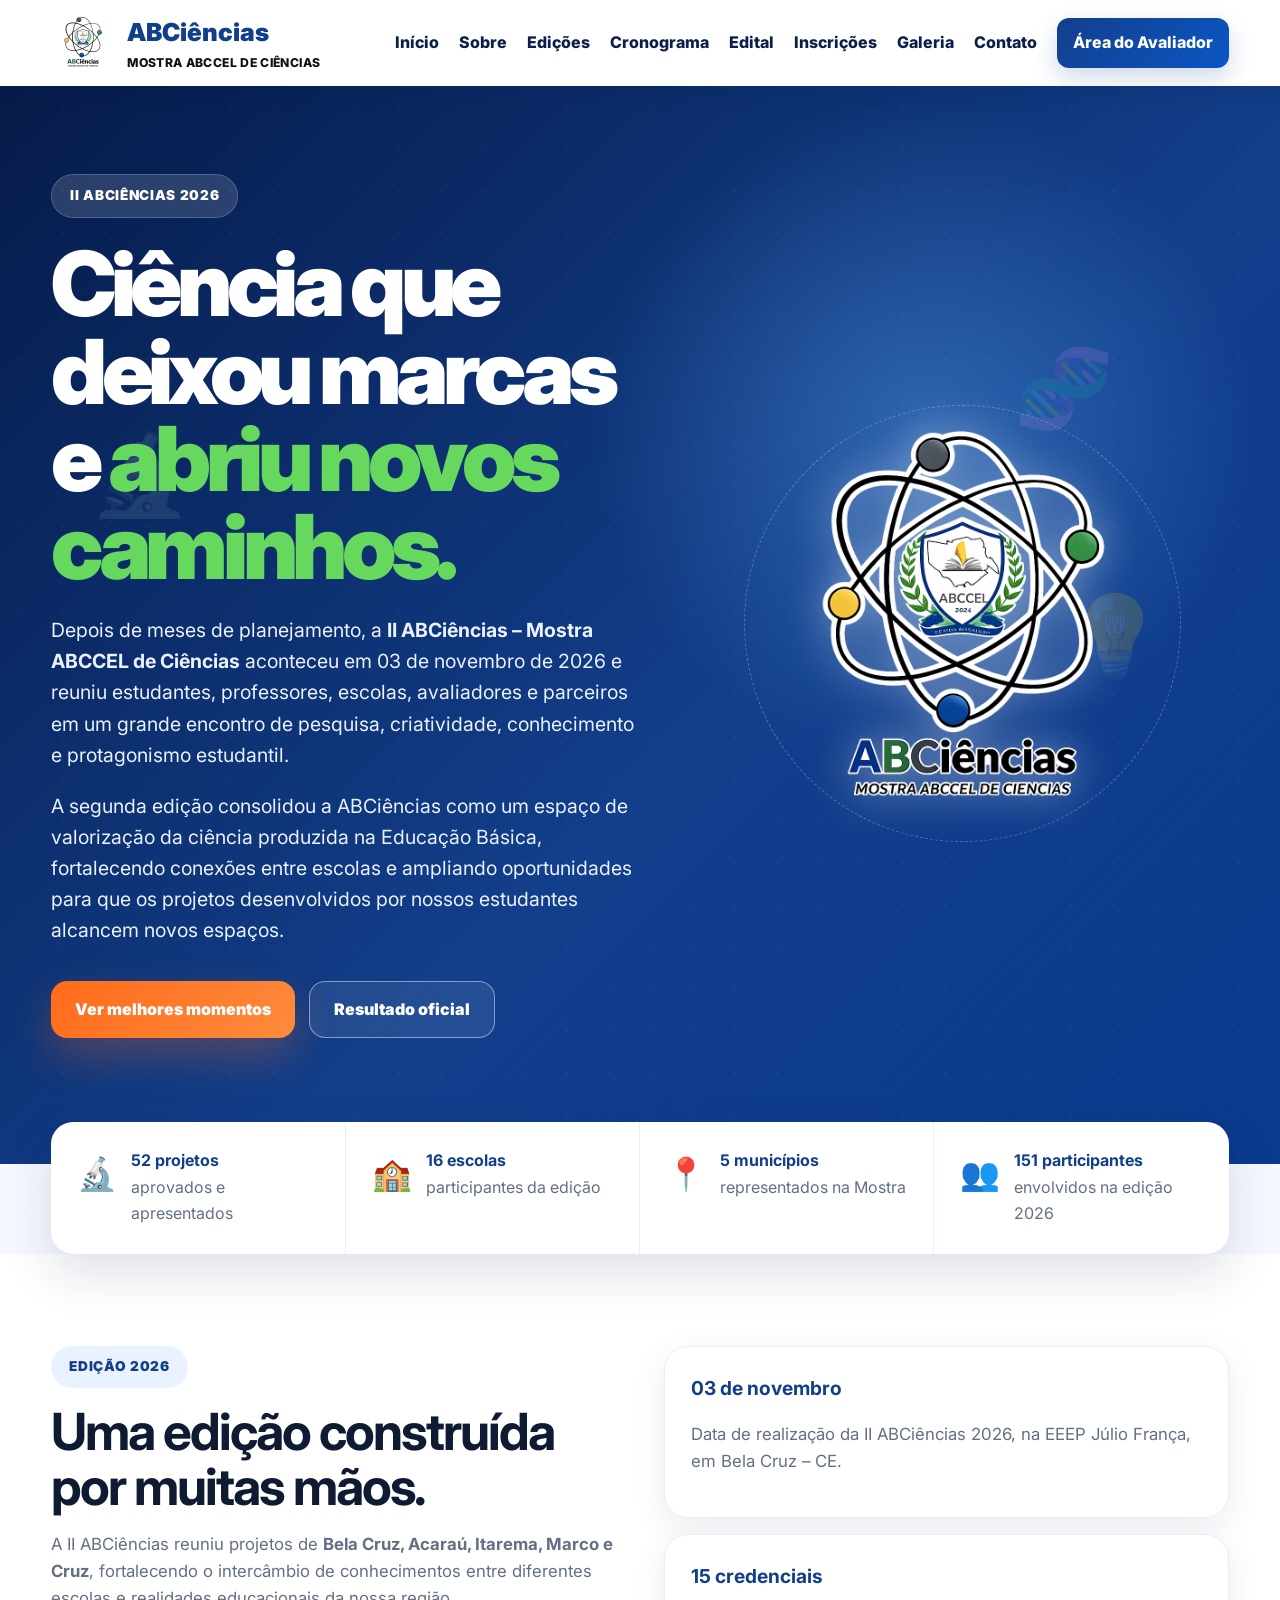
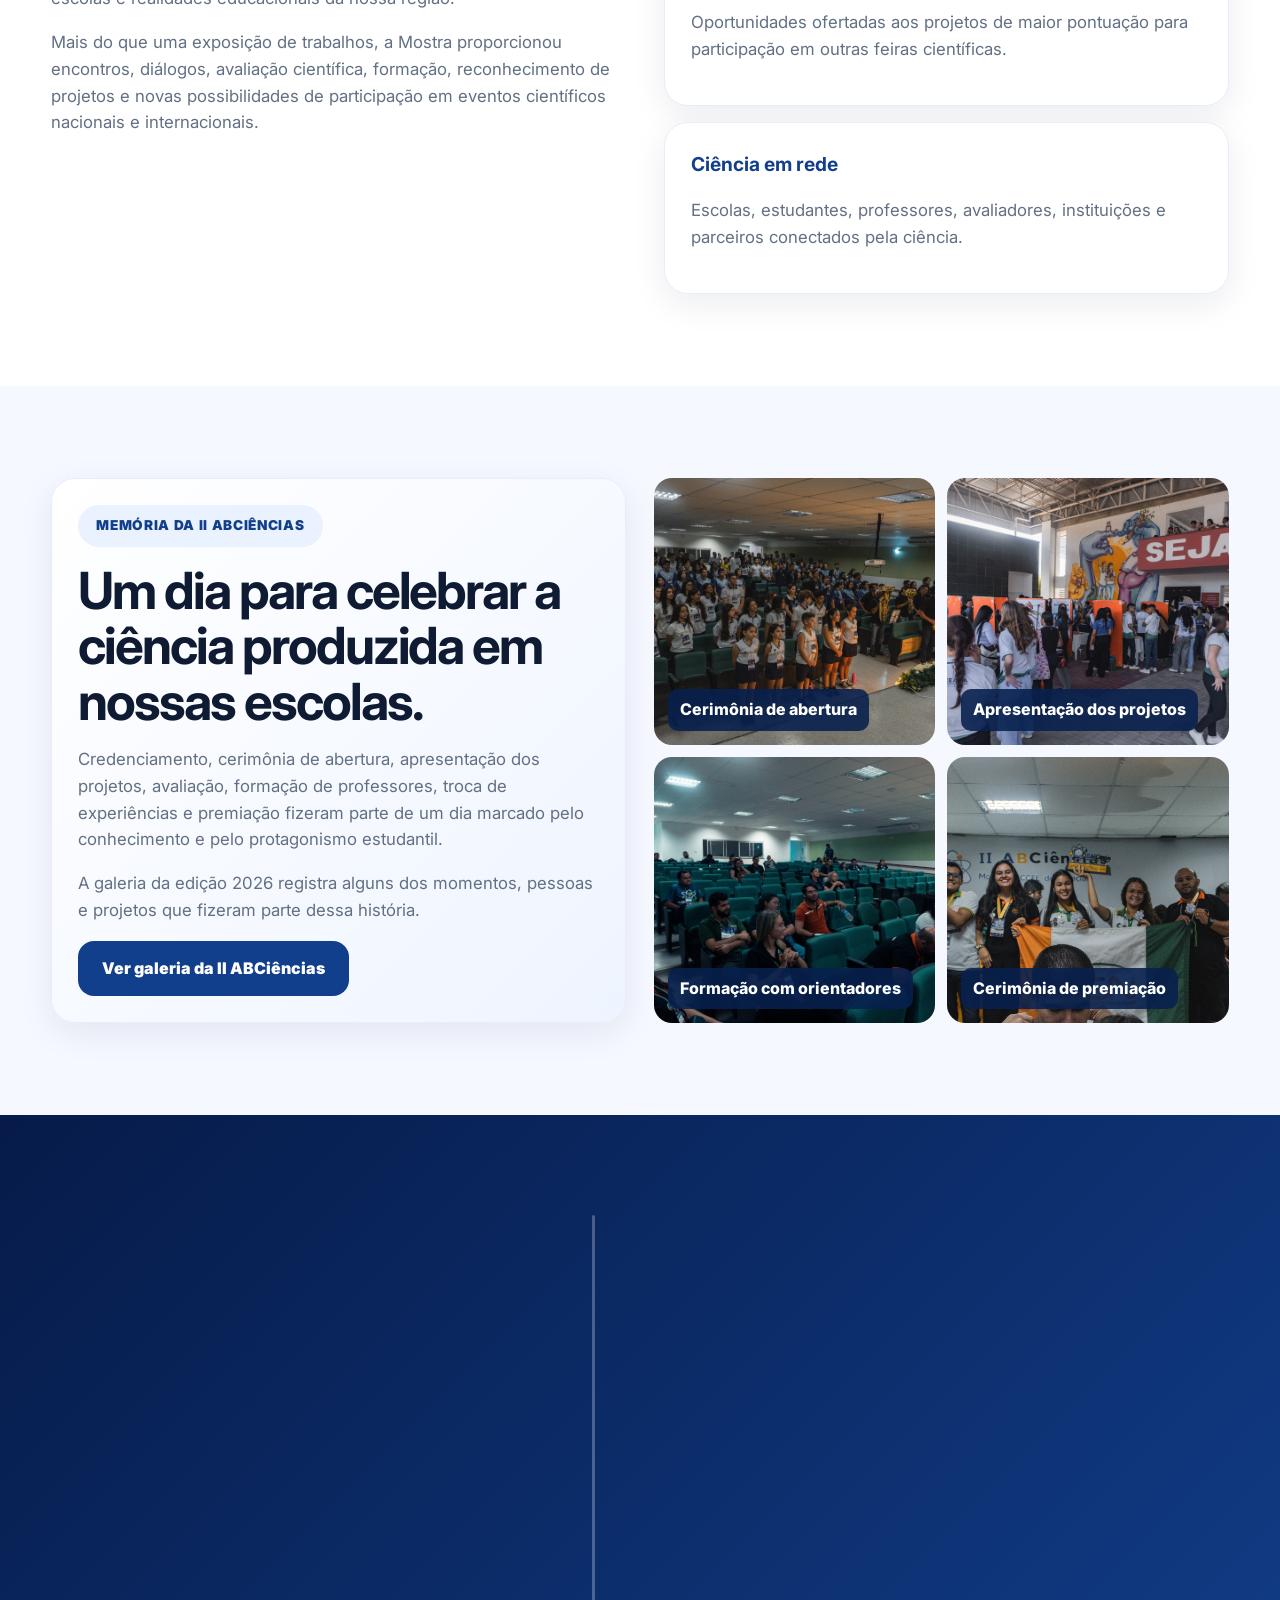
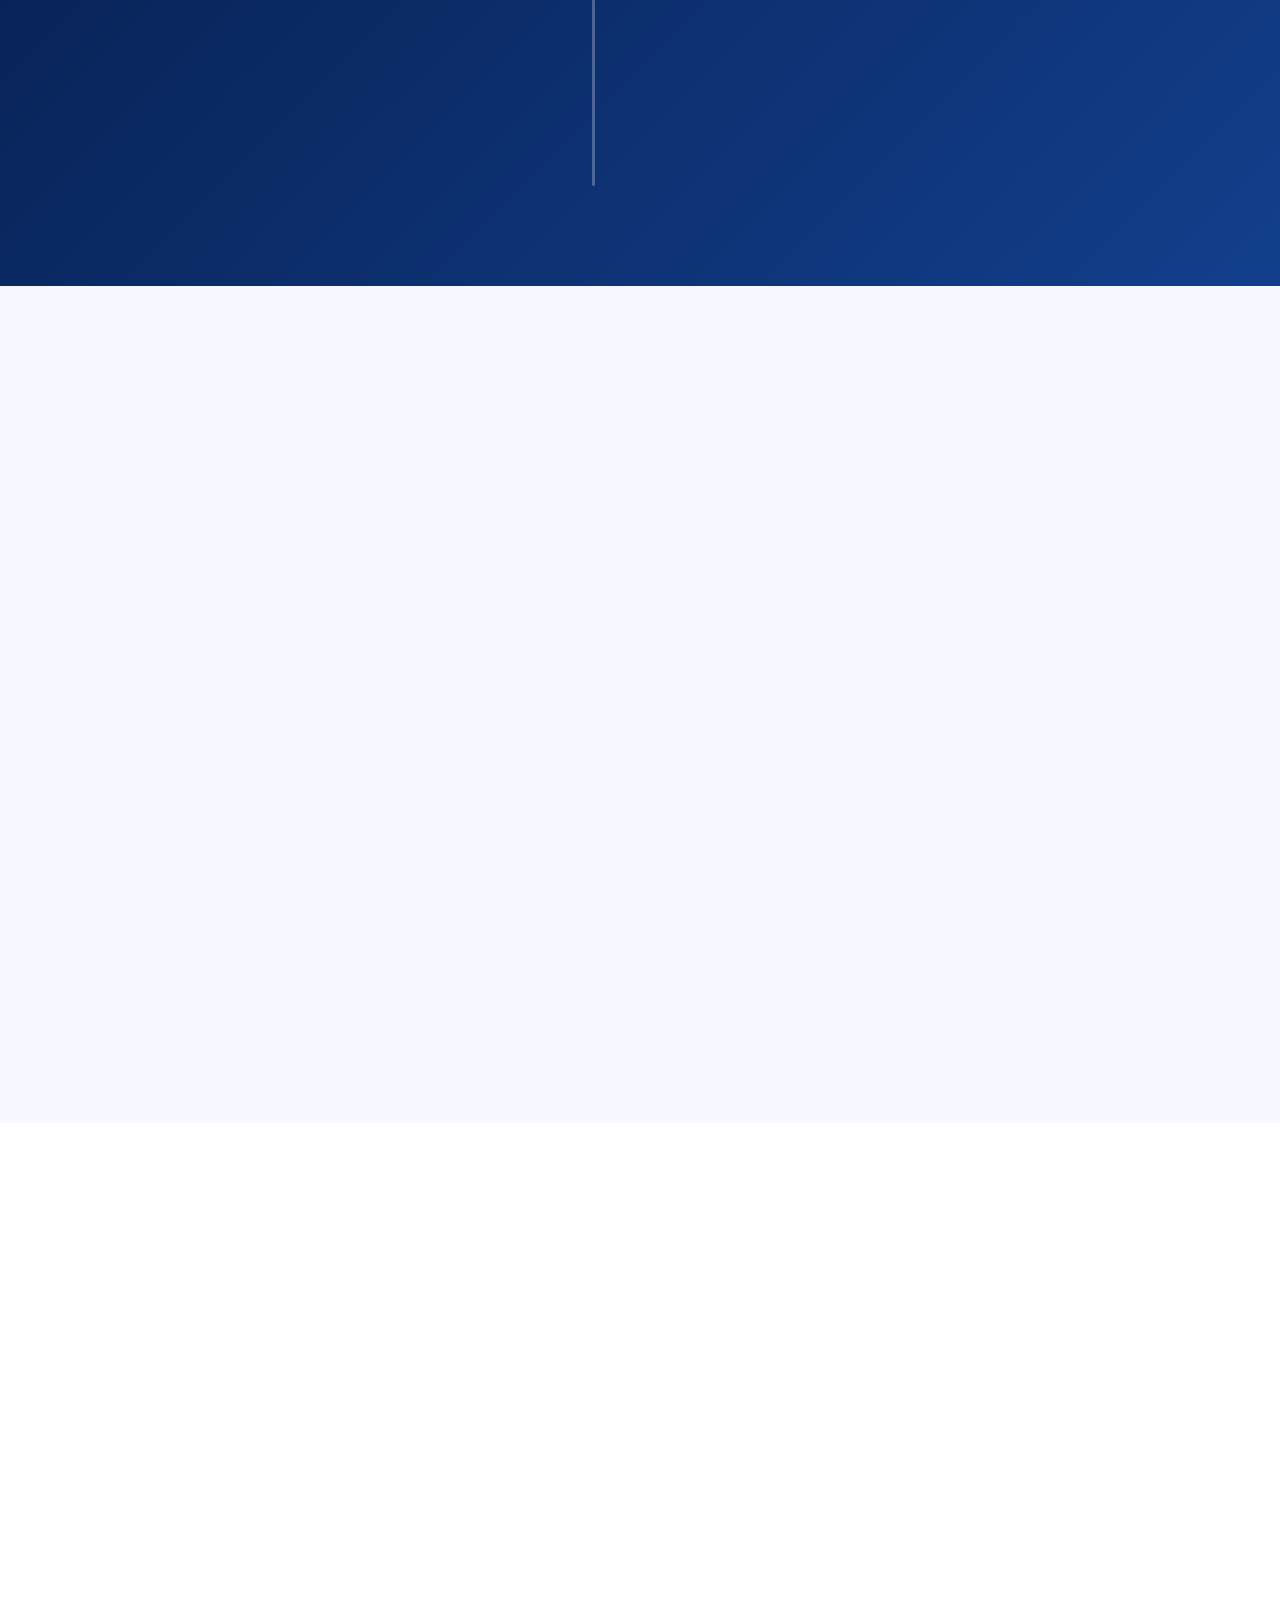
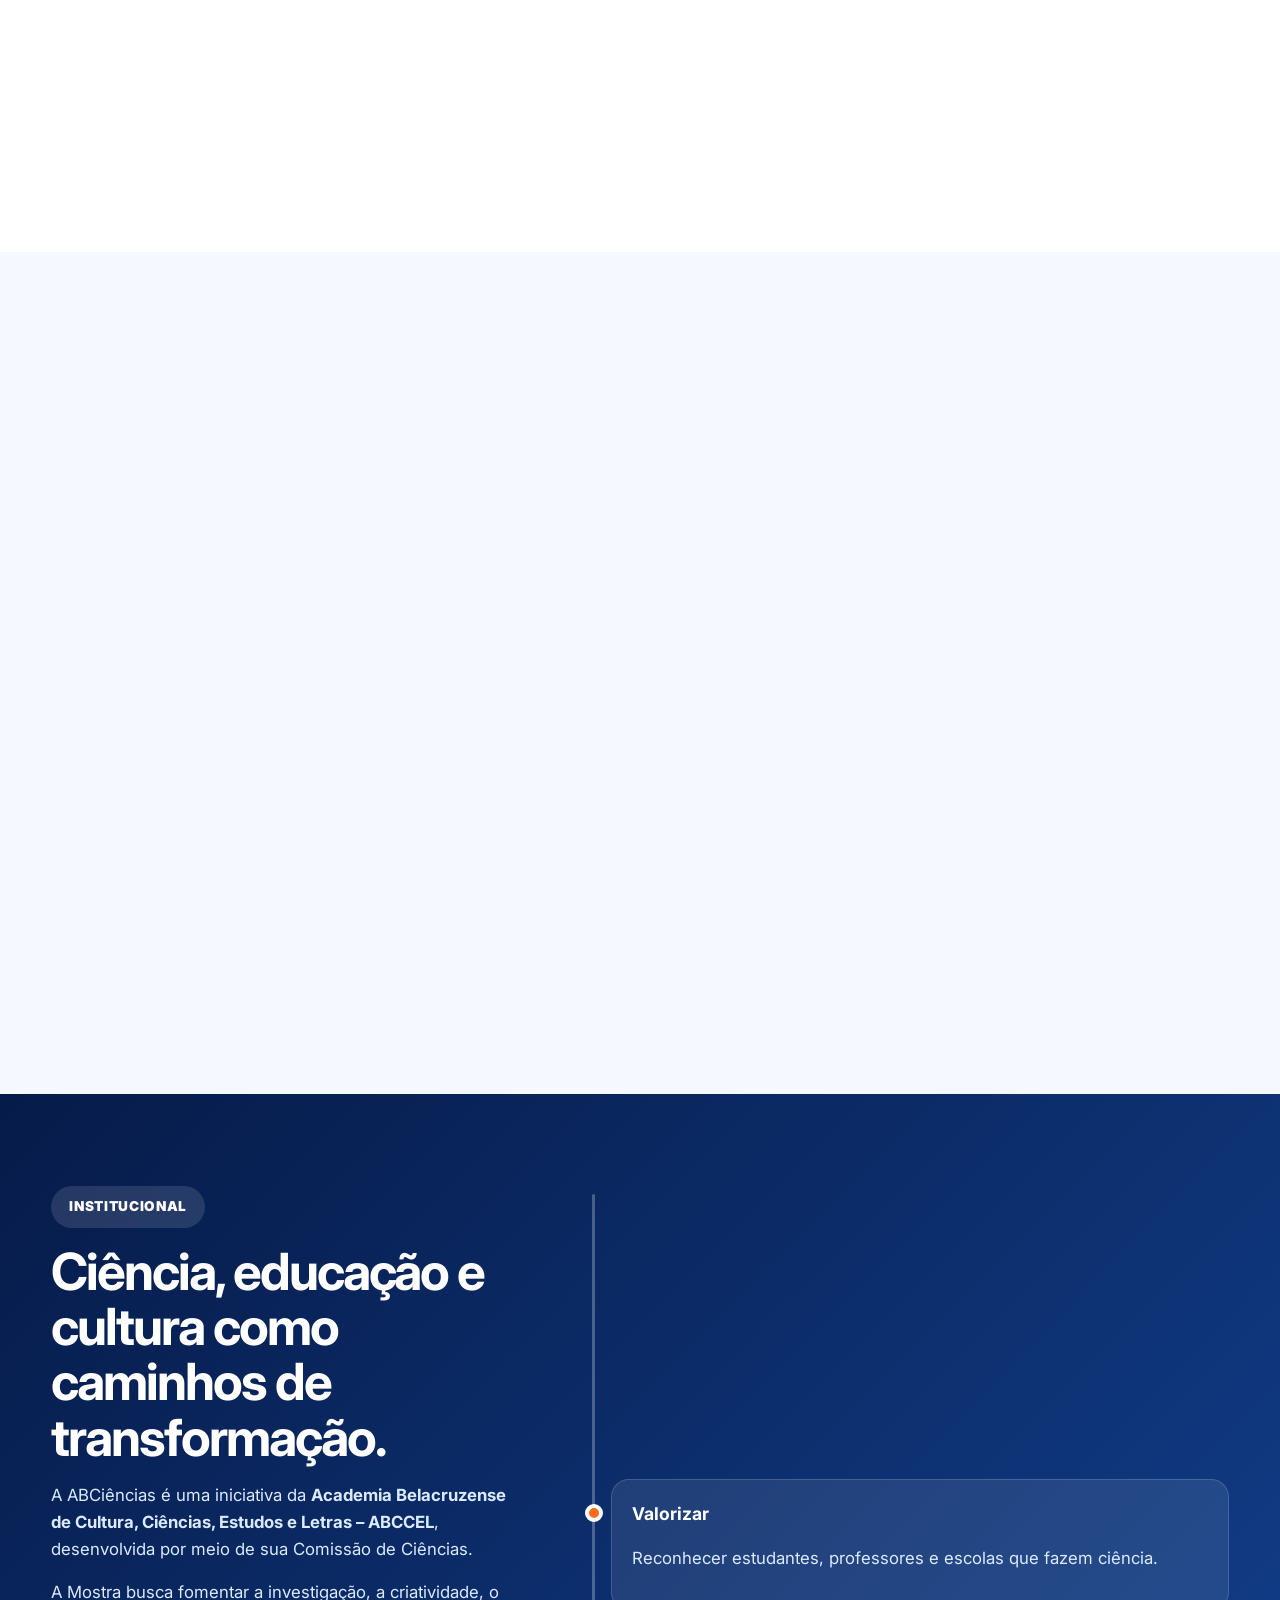
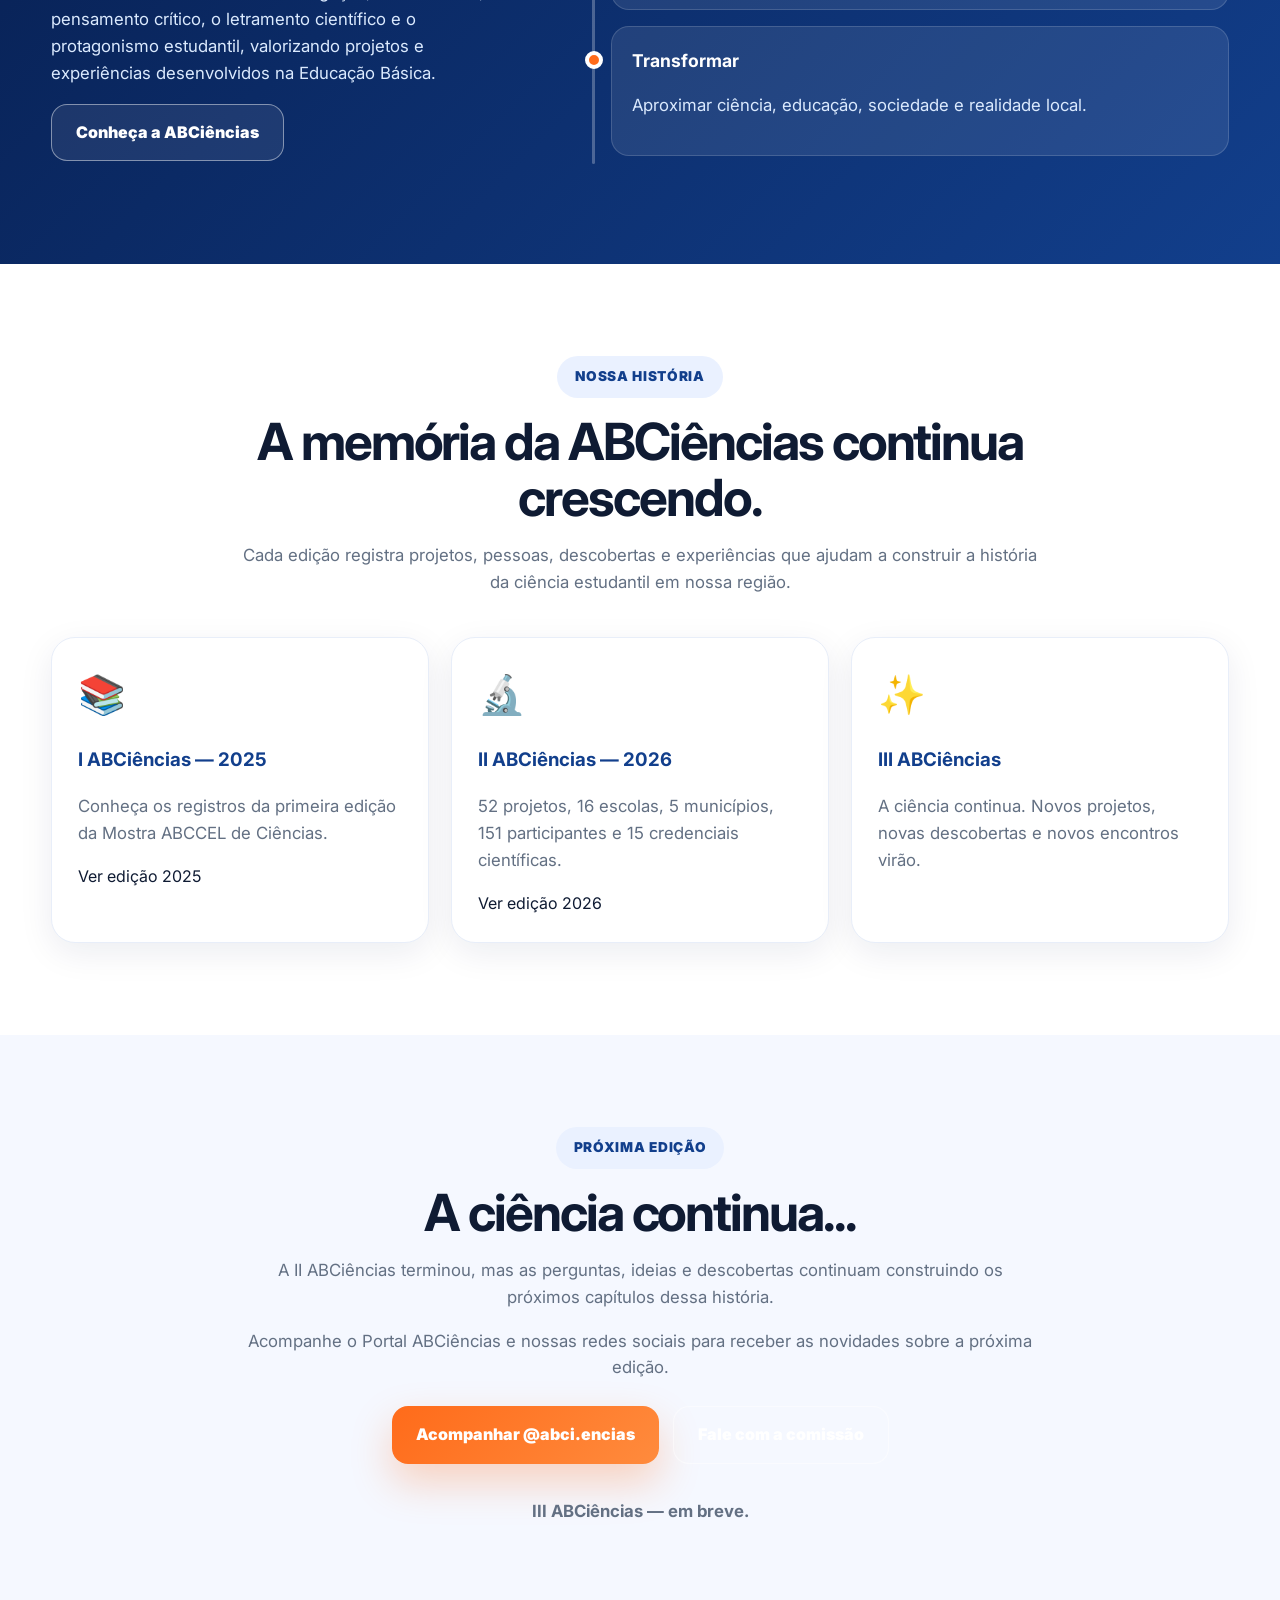
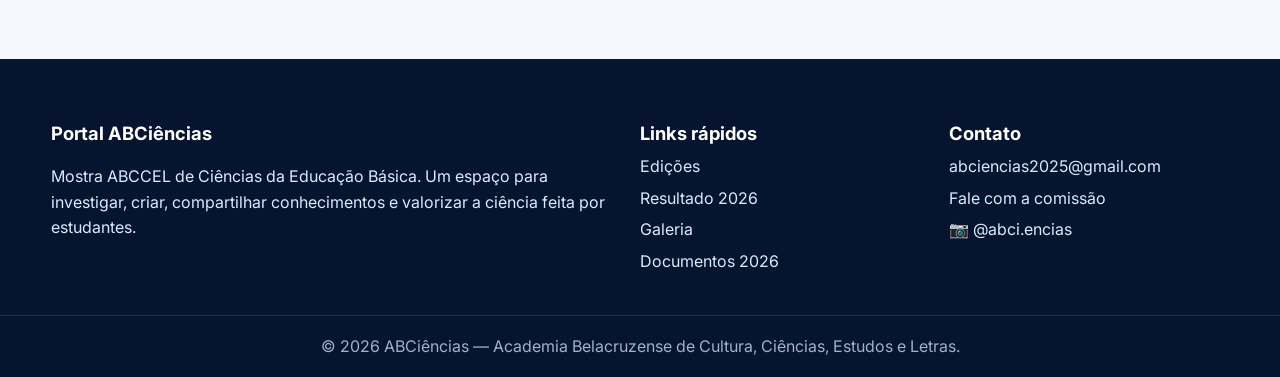
<file: index.html>
<!DOCTYPE html>
<html lang="pt-BR">
<head>
    <meta charset="UTF-8"/>
    <meta name="viewport" content="width=device-width, initial-scale=1.0"/>
    <meta name="description" content="Portal oficial da ABCiências — Mostra ABCCEL de Ciências da Educação Básica. Conheça os resultados, registros e conquistas da II ABCiências 2026."/>
    <title>Portal ABCiências | Mostra ABCCEL de Ciências</title>
    <link rel="preconnect" href="https://fonts.googleapis.com">
    <link rel="preconnect" href="https://fonts.gstatic.com" crossorigin>
    <link href="https://fonts.googleapis.com/css2?family=Inter:wght@400;500;600;700;800;900&display=swap" rel="stylesheet">
    <link rel="stylesheet" href="css/style.css"/>
</head>

<body>

<header class="topo" id="topo">
    <div class="container topo__conteudo">
        <a class="marca" href="index.html" aria-label="Página inicial do Portal ABCiências">
            <img src="imagens/logo-abciencias.png" alt="Logomarca ABCiências"/>
            <div>
                <strong>ABCiências</strong>
                <span>Mostra ABCCEL de Ciências</span>
            </div>
        </a>

        <button class="menu-botao" aria-label="Abrir menu" aria-expanded="false">☰</button>

        <nav class="menu">
            <a href="index.html">Início</a>
            <a href="paginas/sobre.html">Sobre</a>
            <a href="paginas/edicoes.html">Edições</a>
            <a href="paginas/cronograma.html">Cronograma</a>
            <a href="paginas/edital.html">Edital</a>
            <a href="paginas/inscricoes.html">Inscrições</a>
            <a href="paginas/galeria.html">Galeria</a>
            <a href="paginas/contato.html">Contato</a>
            <a class="menu-destaque" href="paginas/avaliadores.html">Área do Avaliador</a>
        </nav>
    </div>
</header>

<main>

<section class="hero">
    <div class="hero__decor hero__decor--1">🔬</div>
    <div class="hero__decor hero__decor--2">💡</div>
    <div class="hero__decor hero__decor--3">🧬</div>

    <div class="container hero__grid">
        <div class="hero__texto revelar">
            <span class="etiqueta">II ABCiências 2026</span>

            <h1>
                Ciência que deixou marcas e
                <span>abriu novos caminhos.</span>
            </h1>

            <p>
                Depois de meses de planejamento, a
                <strong>II ABCiências – Mostra ABCCEL de Ciências</strong>
                aconteceu em 03 de novembro de 2026 e reuniu estudantes,
                professores, escolas, avaliadores e parceiros em um grande
                encontro de pesquisa, criatividade, conhecimento e protagonismo estudantil.
            </p>

            <p>
                A segunda edição consolidou a ABCiências como um espaço de
                valorização da ciência produzida na Educação Básica, fortalecendo
                conexões entre escolas e ampliando oportunidades para que os projetos
                desenvolvidos por nossos estudantes alcancem novos espaços.
            </p>

            <div class="hero__acoes">
                <a class="botao botao--primario" href="paginas/galeria.html">
                    Ver melhores momentos
                </a>

                <a class="botao botao--secundario"
                   href="documentos/Resultado_Oficial_ABCiencias_2026.pdf"
                   target="_blank"
                   rel="noopener noreferrer">
                    Resultado oficial
                </a>
            </div>
        </div>

        <div class="hero__imagem revelar atraso-1">
            <div class="orbita"></div>
            <img src="imagens/logo-abciencias.png" alt="Logomarca ABCiências">
        </div>
    </div>
</section>

<section class="info-rapida">
    <div class="container info-rapida__grid">

        <article>
            <span>🔬</span>
            <div>
                <strong>52 projetos</strong>
                <p>aprovados e apresentados</p>
            </div>
        </article>

        <article>
            <span>🏫</span>
            <div>
                <strong>16 escolas</strong>
                <p>participantes da edição</p>
            </div>
        </article>

        <article>
            <span>📍</span>
            <div>
                <strong>5 municípios</strong>
                <p>representados na Mostra</p>
            </div>
        </article>

        <article>
            <span>👥</span>
            <div>
                <strong>151 participantes</strong>
                <p>envolvidos na edição 2026</p>
            </div>
        </article>

    </div>
</section>

<section class="secao secao--clara">
    <div class="container sobre__grid">

        <div class="secao__cabecalho revelar">
            <span class="subtitulo">Edição 2026</span>

            <h2>Uma edição construída por muitas mãos.</h2>

            <p>
                A II ABCiências reuniu projetos de
                <strong>Bela Cruz, Acaraú, Itarema, Marco e Cruz</strong>,
                fortalecendo o intercâmbio de conhecimentos entre diferentes
                escolas e realidades educacionais da nossa região.
            </p>

            <p>
                Mais do que uma exposição de trabalhos, a Mostra proporcionou
                encontros, diálogos, avaliação científica, formação,
                reconhecimento de projetos e novas possibilidades de participação
                em eventos científicos nacionais e internacionais.
            </p>
        </div>

        <div class="sobre__cards">

            <article class="revelar atraso-1">
                <strong>03 de novembro</strong>
                <p>
                    Data de realização da II ABCiências 2026,
                    na EEEP Júlio França, em Bela Cruz – CE.
                </p>
            </article>

            <article class="revelar atraso-2">
                <strong>15 credenciais</strong>
                <p>
                    Oportunidades ofertadas aos projetos de maior pontuação
                    para participação em outras feiras científicas.
                </p>
            </article>

            <article class="revelar atraso-3">
                <strong>Ciência em rede</strong>
                <p>
                    Escolas, estudantes, professores, avaliadores,
                    instituições e parceiros conectados pela ciência.
                </p>
            </article>

        </div>
    </div>
</section>

<section class="secao">
    <div class="container memoria-grid">

        <article class="memoria-card destaque revelar">
            <span class="subtitulo">Memória da II ABCiências</span>

            <h2>Um dia para celebrar a ciência produzida em nossas escolas.</h2>

            <p>
                Credenciamento, cerimônia de abertura, apresentação dos projetos,
                avaliação, formação de professores, troca de experiências e premiação
                fizeram parte de um dia marcado pelo conhecimento e pelo protagonismo estudantil.
            </p>

            <p>
                A galeria da edição 2026 registra alguns dos momentos,
                pessoas e projetos que fizeram parte dessa história.
            </p>

            <a class="botao botao--azul" href="paginas/galeria.html">
                Ver galeria da II ABCiências
            </a>
        </article>

        <div class="galeria-preview revelar atraso-1">

            <a href="paginas/galeria.html"
               style="display:block; overflow:hidden; border-radius:18px; position:relative; min-height:220px;">
                <img src="imagens/2026/cerimonia-abertura/abertura-13.jpg"
                     alt="Cerimônia de abertura da II ABCiências 2026"
                     style="width:100%; height:100%; min-height:220px; object-fit:cover; display:block;">
                <span style="position:absolute; left:14px; bottom:14px; background:rgba(7,32,78,.88); color:white; padding:8px 12px; border-radius:10px; font-weight:800;">
                    Cerimônia de abertura
                </span>
            </a>

            <a href="paginas/galeria.html"
               style="display:block; overflow:hidden; border-radius:18px; position:relative; min-height:220px;">
                <img src="imagens/2026/apresentacao-trabalhos/apresentacao trabalhos-02.jpg"
                     alt="Apresentação dos trabalhos da II ABCiências 2026"
                     style="width:100%; height:100%; min-height:220px; object-fit:cover; display:block;">
                <span style="position:absolute; left:14px; bottom:14px; background:rgba(7,32,78,.88); color:white; padding:8px 12px; border-radius:10px; font-weight:800;">
                    Apresentação dos projetos
                </span>
            </a>

            <a href="paginas/galeria.html"
               style="display:block; overflow:hidden; border-radius:18px; position:relative; min-height:220px;">
                <img src="imagens/2026/formacao/formacao-05.jpg"
                     alt="Formação com orientadores na II ABCiências 2026"
                     style="width:100%; height:100%; min-height:220px; object-fit:cover; display:block;">
                <span style="position:absolute; left:14px; bottom:14px; background:rgba(7,32,78,.88); color:white; padding:8px 12px; border-radius:10px; font-weight:800;">
                    Formação com orientadores
                </span>
            </a>

            <a href="paginas/galeria.html"
               style="display:block; overflow:hidden; border-radius:18px; position:relative; min-height:220px;">
                <img src="imagens/2026/premiacao/premiacao-49.jpg"
                     alt="Cerimônia de premiação da II ABCiências 2026"
                     style="width:100%; height:100%; min-height:220px; object-fit:cover; display:block;">
                <span style="position:absolute; left:14px; bottom:14px; background:rgba(7,32,78,.88); color:white; padding:8px 12px; border-radius:10px; font-weight:800;">
                    Cerimônia de premiação
                </span>
            </a>

        </div>
    </div>
</section>

<section class="secao secao--azul">
    <div class="container cronograma__grid">

        <div class="secao__cabecalho revelar">
            <span class="subtitulo subtitulo--claro">Resultado 2026</span>

            <h2>52 projetos fizeram parte da II ABCiências.</h2>

            <p>
                Após o processo de inscrições, análise e recursos,
                a Comissão Organizadora divulgou o resultado oficial
                da edição de 2026 com <strong>52 projetos aprovados</strong>.
            </p>

            <p>
                O documento oficial permanece disponível para consulta
                como parte do registro histórico da II ABCiências.
            </p>

            <a class="botao botao--secundario"
               href="documentos/Resultado_Oficial_ABCiencias_2026.pdf"
               target="_blank"
               rel="noopener noreferrer">
                Consultar resultado oficial
            </a>
        </div>

        <div class="timeline">

            <article class="revelar">
                <span></span>
                <strong>16 escolas</strong>
                <p>Instituições de ensino participaram da edição 2026.</p>
            </article>

            <article class="revelar atraso-1">
                <span></span>
                <strong>5 municípios</strong>
                <p>Bela Cruz, Acaraú, Itarema, Marco e Cruz.</p>
            </article>

            <article class="revelar atraso-2">
                <span></span>
                <strong>151 participantes</strong>
                <p>Estudantes e professores integraram oficialmente a II ABCiências.</p>
            </article>

            <article class="revelar atraso-3">
                <span></span>
                <strong>15 credenciais</strong>
                <p>Novos caminhos para levar os projetos a outras feiras científicas.</p>
            </article>

        </div>
    </div>
</section>

<section class="secao">
    <div class="container">

        <div class="secao__cabecalho central revelar">
            <span class="subtitulo">Novos caminhos</span>

            <h2>15 credenciais científicas ofertadas.</h2>

            <p>
                A II ABCiências ampliou as oportunidades para os projetos participantes
                por meio da oferta de <strong>15 credenciais para feiras científicas
                nacionais e internacionais</strong>.
            </p>

            <p>
                As credenciais foram destinadas aos projetos de maior pontuação
                no processo de avaliação, respeitando a ordem de classificação
                estabelecida pela organização.
            </p>
        </div>

        <div class="categorias__grid">

            <article class="card revelar">
                <span>🌎</span>
                <h3>EUREKA</h3>
                <p>Feria Escolar Nacional de Ciencia y Tecnología — Peru.</p>
            </article>

            <article class="card revelar atraso-1">
                <span>🌎</span>
                <h3>Expo La Aurora</h3>
                <p>Credencial internacional — Paraguai.</p>
            </article>

            <article class="card revelar atraso-2">
                <span>🌎</span>
                <h3>FICTIMC</h3>
                <p>
                    Feria Internacional de Investigación, Ciencia,
                    Tecnología e Innovación — Colômbia.
                </p>
            </article>

            <article class="card revelar atraso-3">
                <span>🔬</span>
                <h3>Feiras nacionais</h3>
                <p>FEBIC, FECET, MILSET, MCTIA, MOCICA e EXPOCETI.</p>
            </article>

            <article class="card revelar atraso-4">
                <span>🏅</span>
                <h3>Reconhecimento</h3>
                <p>
                    As credenciais valorizam a qualidade dos projetos
                    e ampliam sua circulação científica.
                </p>
            </article>

        </div>
    </div>
</section>

<section class="secao secao--clara">
    <div class="container sobre__grid">

        <div class="secao__cabecalho revelar">
            <span class="subtitulo">Parceria internacional</span>

            <h2>ABCiências e Ruta Científica: conectando nossos estudantes ao mundo.</h2>

            <p>
                A parceria com a
                <strong>Ruta Científica Tecnológica Internacional Escolar</strong>
                contribui para ampliar as possibilidades de participação dos estudantes
                em eventos científicos e fortalecer a internacionalização dos projetos
                desenvolvidos nas escolas.
            </p>

            <p>
                Por meio dessa articulação, projetos da II ABCiências foram contemplados
                com credenciais para eventos no <strong>Peru, Paraguai e Colômbia</strong>,
                levando a produção científica estudantil para além das fronteiras da nossa região.
            </p>
        </div>

        <div class="sobre__cards">

            <article class="revelar atraso-1">
                <strong>Peru</strong>
                <p>
                    Credencial para a EUREKA —
                    Feria Escolar Nacional de Ciencia y Tecnología.
                </p>
            </article>

            <article class="revelar atraso-2">
                <strong>Paraguai</strong>
                <p>Credencial para participação na Expo La Aurora.</p>
            </article>

            <article class="revelar atraso-3">
                <strong>Colômbia</strong>
                <p>
                    Credencial para a FICTIMC —
                    Feria Internacional de Investigación, Ciencia,
                    Tecnología e Innovación.
                </p>
            </article>

        </div>
    </div>
</section>

<section class="secao">
    <div class="container">

        <div class="secao__cabecalho central revelar">
            <span class="subtitulo">Parcerias</span>

            <h2>Uma realização construída por muitas mãos.</h2>

            <p>
                O sucesso da II ABCiências foi possível graças ao envolvimento
                de estudantes, professores, gestores, avaliadores, colaboradores,
                famílias e instituições que acreditaram no propósito da Mostra.
            </p>

            <p>
                A Comissão de Ciências da ABCCEL registra seu agradecimento
                às instituições que contribuíram para a realização da edição 2026.
            </p>
        </div>

        <div class="noticias__grid">

            <article class="noticia revelar">
                <div>🤝</div>
                <h3>Poder Público Municipal</h3>
                <p>
                    Prefeitura Municipal de Bela Cruz,
                    Secretaria Municipal de Educação,
                    Secretaria Municipal de Cultura e
                    Câmara Municipal de Bela Cruz.
                </p>
            </article>

            <article class="noticia revelar atraso-1">
                <div>🎓</div>
                <h3>Educação</h3>
                <p>
                    Nosso agradecimento à <strong>3ª CREDE</strong>,
                    às escolas participantes, às equipes gestoras
                    e aos professores que contribuíram com a Mostra.
                </p>
            </article>

            <article class="noticia revelar atraso-2">
                <div>💙</div>
                <h3>Apoio e colaboração</h3>
                <p>
                    Agradecemos à <strong>Cajuína São Geraldo</strong>,
                    à EEEP Júlio França e a todos os apoiadores e colaboradores
                    que tornaram este encontro possível.
                </p>
            </article>

        </div>
    </div>
</section>

<section class="secao secao--azul" id="sobre">
    <div class="container cronograma__grid">

        <div class="secao__cabecalho revelar">
            <span class="subtitulo subtitulo--claro">Institucional</span>

            <h2>Ciência, educação e cultura como caminhos de transformação.</h2>

            <p>
                A ABCiências é uma iniciativa da
                <strong>Academia Belacruzense de Cultura, Ciências,
                Estudos e Letras – ABCCEL</strong>,
                desenvolvida por meio de sua Comissão de Ciências.
            </p>

            <p>
                A Mostra busca fomentar a investigação, a criatividade,
                o pensamento crítico, o letramento científico e o protagonismo estudantil,
                valorizando projetos e experiências desenvolvidos na Educação Básica.
            </p>

            <a class="botao botao--secundario" href="paginas/sobre.html">
                Conheça a ABCiências
            </a>
        </div>

        <div class="timeline">

            <article class="revelar">
                <span></span>
                <strong>Investigar</strong>
                <p>Incentivar perguntas, curiosidade e construção de conhecimentos.</p>
            </article>

            <article class="revelar atraso-1">
                <span></span>
                <strong>Compartilhar</strong>
                <p>Criar espaços para apresentação e diálogo sobre ciência.</p>
            </article>

            <article class="revelar atraso-2">
                <span></span>
                <strong>Valorizar</strong>
                <p>Reconhecer estudantes, professores e escolas que fazem ciência.</p>
            </article>

            <article class="revelar atraso-3">
                <span></span>
                <strong>Transformar</strong>
                <p>Aproximar ciência, educação, sociedade e realidade local.</p>
            </article>

        </div>
    </div>
</section>

<section class="secao secao--clara">
    <div class="container">

        <div class="secao__cabecalho central revelar">
            <span class="subtitulo">Nossa história</span>

            <h2>A memória da ABCiências continua crescendo.</h2>

            <p>
                Cada edição registra projetos, pessoas, descobertas e experiências
                que ajudam a construir a história da ciência estudantil em nossa região.
            </p>
        </div>

        <div class="noticias__grid">

            <article class="noticia revelar">
                <div>📚</div>
                <h3>I ABCiências — 2025</h3>
                <p>Conheça os registros da primeira edição da Mostra ABCCEL de Ciências.</p>
                <a href="paginas/edicao-2025.html">Ver edição 2025</a>
            </article>

            <article class="noticia revelar atraso-1">
                <div>🔬</div>
                <h3>II ABCiências — 2026</h3>
                <p>
                    52 projetos, 16 escolas, 5 municípios,
                    151 participantes e 15 credenciais científicas.
                </p>
                <a href="paginas/edicoes.html">Ver edição 2026</a>
            </article>

            <article class="noticia revelar atraso-2">
                <div>✨</div>
                <h3>III ABCiências</h3>
                <p>
                    A ciência continua. Novos projetos,
                    novas descobertas e novos encontros virão.
                </p>
            </article>

        </div>
    </div>
</section>

<section class="secao">
    <div class="container">

        <div class="secao__cabecalho central revelar">
            <span class="subtitulo">Próxima edição</span>

            <h2>A ciência continua...</h2>

            <p>
                A II ABCiências terminou, mas as perguntas, ideias e descobertas
                continuam construindo os próximos capítulos dessa história.
            </p>

            <p>
                Acompanhe o Portal ABCiências e nossas redes sociais
                para receber as novidades sobre a próxima edição.
            </p>

            <div class="hero__acoes" style="justify-content:center; margin-top:25px;">

                <a class="botao botao--primario"
                   href="https://www.instagram.com/abci.encias?igsh=MWxobHc5eThuZXZkYg=="
                   target="_blank"
                   rel="noopener noreferrer">
                    Acompanhar @abci.encias
                </a>

                <a class="botao botao--secundario" href="paginas/contato.html">
                    Fale com a comissão
                </a>

            </div>

            <p style="margin-top:30px;">
                <strong>III ABCiências — em breve.</strong>
            </p>
        </div>

    </div>
</section>

</main>

<footer class="rodape">
    <div class="container rodape__grid">

        <div>
            <strong>Portal ABCiências</strong>
            <p>
                Mostra ABCCEL de Ciências da Educação Básica.
                Um espaço para investigar, criar, compartilhar conhecimentos
                e valorizar a ciência feita por estudantes.
            </p>
        </div>

        <div>
            <strong>Links rápidos</strong>

            <a href="paginas/edicoes.html">Edições</a>

            <a href="documentos/Resultado_Oficial_ABCiencias_2026.pdf"
               target="_blank"
               rel="noopener noreferrer">
                Resultado 2026
            </a>

            <a href="paginas/galeria.html">Galeria</a>

            <a href="paginas/edital.html">Documentos 2026</a>
        </div>

        <div>
            <strong>Contato</strong>

            <a href="mailto:abciencias2025@gmail.com">
                abciencias2025@gmail.com
            </a>

            <a href="paginas/contato.html">
                Fale com a comissão
            </a>

            <a href="https://www.instagram.com/abci.encias?igsh=MWxobHc5eThuZXZkYg=="
               target="_blank"
               rel="noopener noreferrer">
                📷 @abci.encias
            </a>
        </div>

    </div>

    <div class="rodape__base">
        © 2026 ABCiências —
        Academia Belacruzense de Cultura, Ciências, Estudos e Letras.
    </div>
</footer>

<script src="js/script.js"></script>

</body>
</html>
</file>
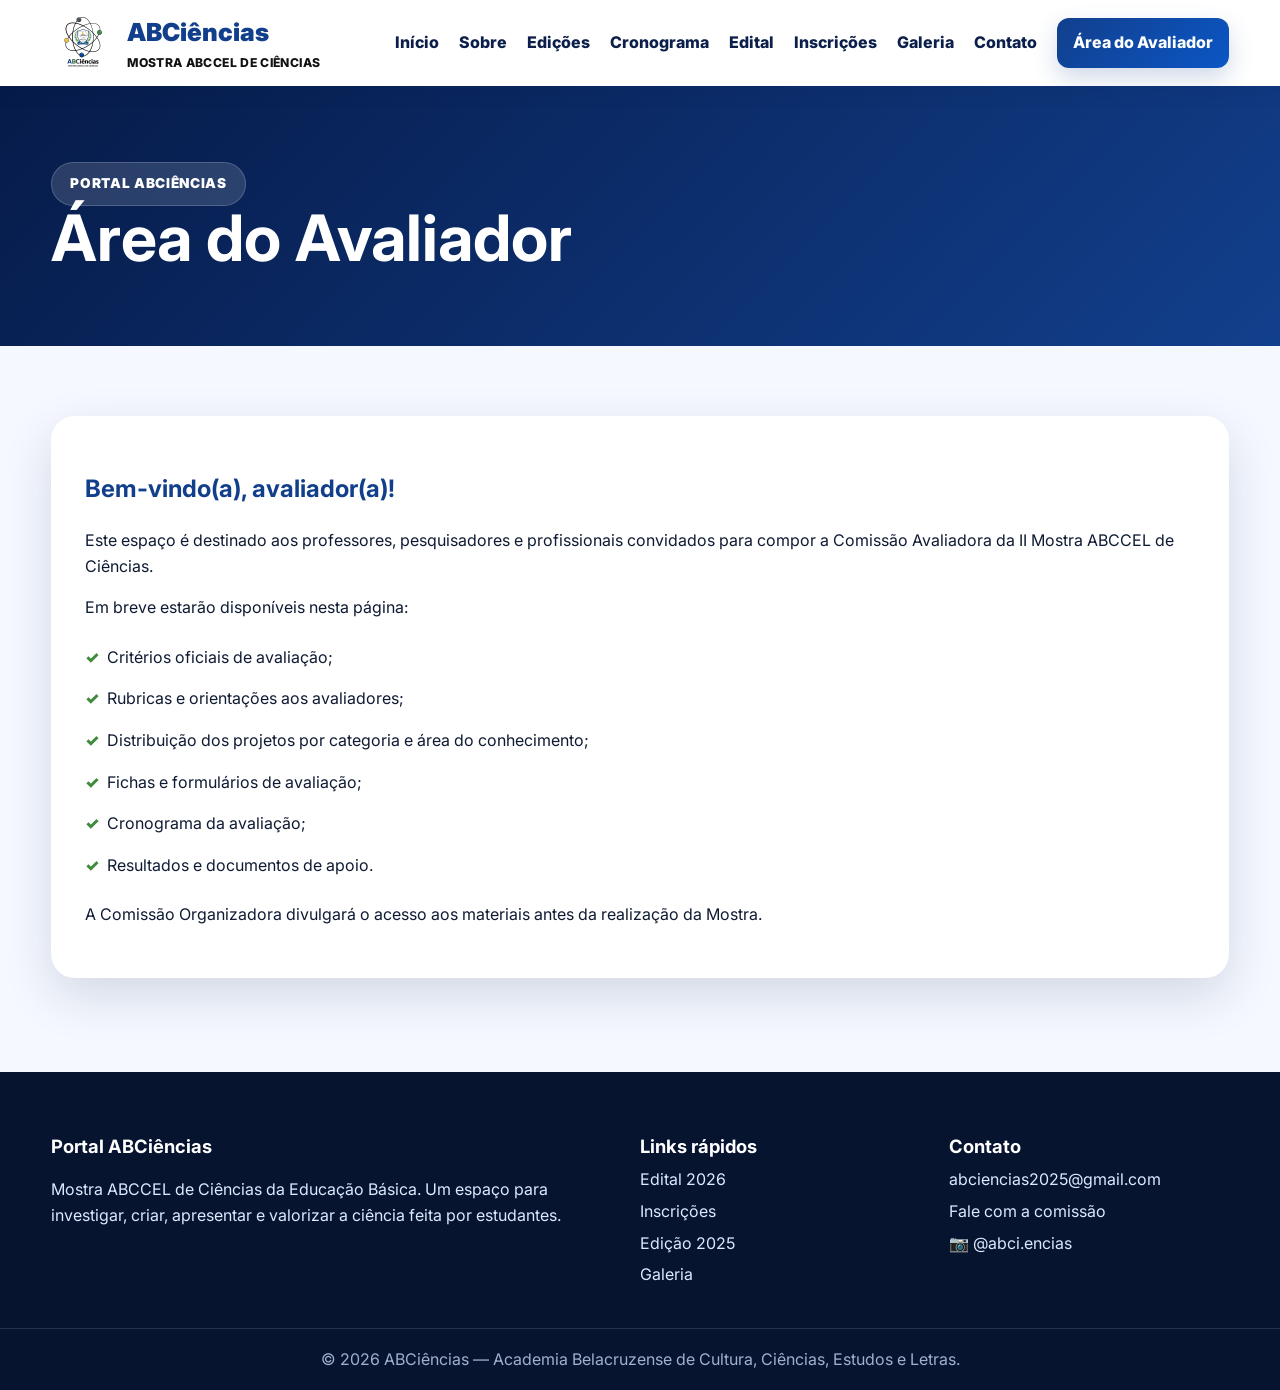
<file: paginas/avaliadores.html>
<!DOCTYPE html><html lang="pt-BR"><head><meta charset="UTF-8"/><meta name="viewport" content="width=device-width, initial-scale=1.0"/><meta name="description" content="Portal oficial da ABCiências — Mostra ABCCEL de Ciências da Educação Básica."/><title>Avaliadores | Portal ABCiências</title><link rel="preconnect" href="https://fonts.googleapis.com"><link rel="preconnect" href="https://fonts.gstatic.com" crossorigin><link href="https://fonts.googleapis.com/css2?family=Inter:wght@400;500;600;700;800;900&display=swap" rel="stylesheet"><link rel="stylesheet" href="../css/style.css"/></head><body><header class="topo" id="topo"><div class="container topo__conteudo"><a class="marca" href="../index.html" aria-label="Página inicial do Portal ABCiências"><img src="../imagens/logo-abciencias.png" alt="Logomarca ABCiências"/><div><strong>ABCiências</strong><span>Mostra ABCCEL de Ciências</span></div></a><button class="menu-botao" aria-label="Abrir menu" aria-expanded="false">☰</button><nav class="menu"><a href="../index.html">Início</a><a href="../paginas/sobre.html">Sobre</a><a href="../paginas/edicoes.html">Edições</a><a href="../paginas/cronograma.html">Cronograma</a><a href="../paginas/edital.html">Edital</a><a href="../paginas/inscricoes.html">Inscrições</a><a href="../paginas/galeria.html">Galeria</a><a href="../paginas/contato.html">Contato</a><a class="menu-destaque" href="../paginas/avaliadores.html">Área do Avaliador</a></nav></div></header><main><section class='pagina-hero'><div class='container'><span class='etiqueta'>Portal ABCiências</span><h1>Área do Avaliador</h1></div></section><section class='conteudo-pagina'><div class='container'>

<div class='bloco'>

<h2>Bem-vindo(a), avaliador(a)!</h2>

<p>Este espaço é destinado aos professores, pesquisadores e profissionais convidados para compor a Comissão Avaliadora da II Mostra ABCCEL de Ciências.</p>

<p>Em breve estarão disponíveis nesta página:</p>

<ul class='lista-check'>
<li>Critérios oficiais de avaliação;</li>
<li>Rubricas e orientações aos avaliadores;</li>
<li>Distribuição dos projetos por categoria e área do conhecimento;</li>
<li>Fichas e formulários de avaliação;</li>
<li>Cronograma da avaliação;</li>
<li>Resultados e documentos de apoio.</li>
</ul>

<p>A Comissão Organizadora divulgará o acesso aos materiais antes da realização da Mostra.</p>

</div>

</div></section></main><footer class="rodape"><div class="container rodape__grid"><div><strong>Portal ABCiências</strong><p>Mostra ABCCEL de Ciências da Educação Básica. Um espaço para investigar, criar, apresentar e valorizar a ciência feita por estudantes.</p></div><div><strong>Links rápidos</strong><a href="../paginas/edital.html">Edital 2026</a><a href="../paginas/inscricoes.html">Inscrições</a><a href="../paginas/edicao-2025.html">Edição 2025</a><a href="../paginas/galeria.html">Galeria</a></div><div><strong>Contato</strong><a href="mailto:abciencias2025@gmail.com">abciencias2025@gmail.com</a><a href="../paginas/contato.html">Fale com a comissão</a><a href="https://www.instagram.com/abci.encias?igsh=MWxobHc5eThuZXZkYg==" target="_blank" rel="noopener noreferrer">📷 @abci.encias</a></div></div><div class="rodape__base">© 2026 ABCiências — Academia Belacruzense de Cultura, Ciências, Estudos e Letras.</div></footer><script src="../js/script.js"></script></body></html>
</file>
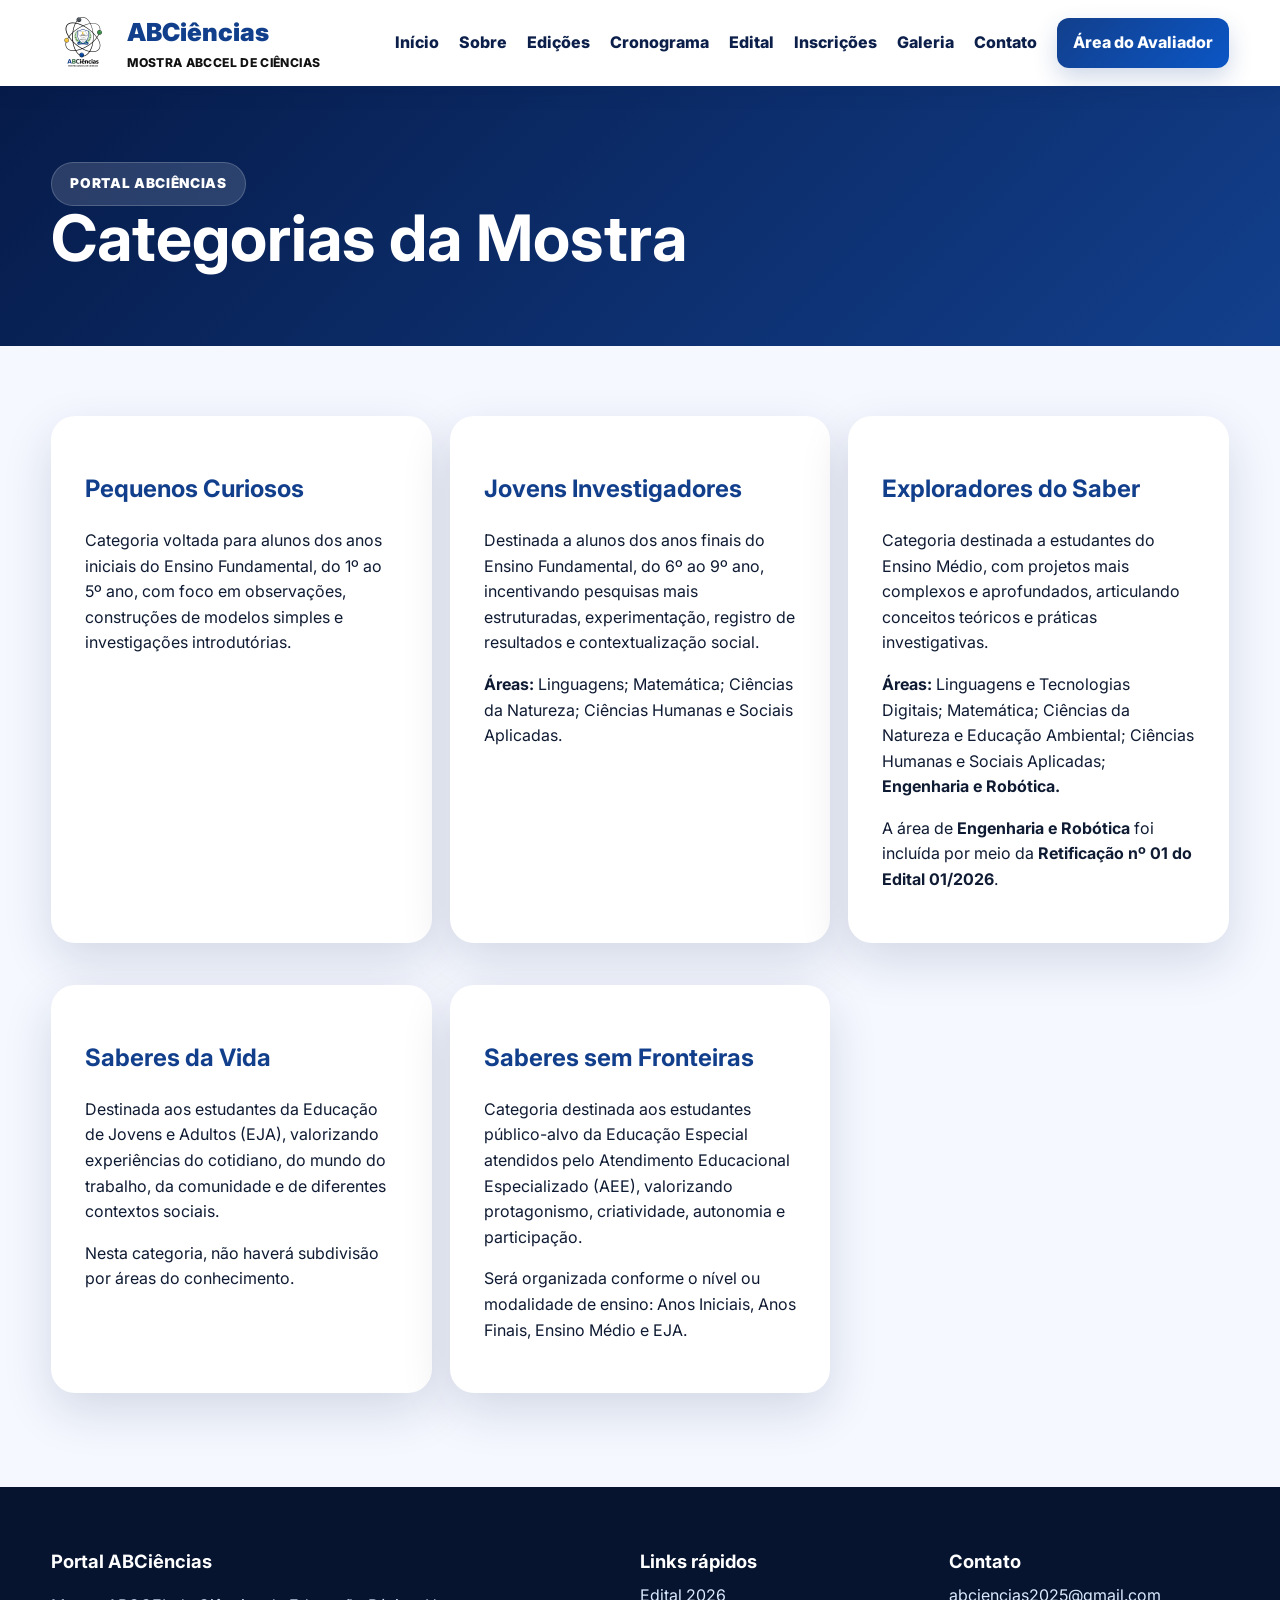
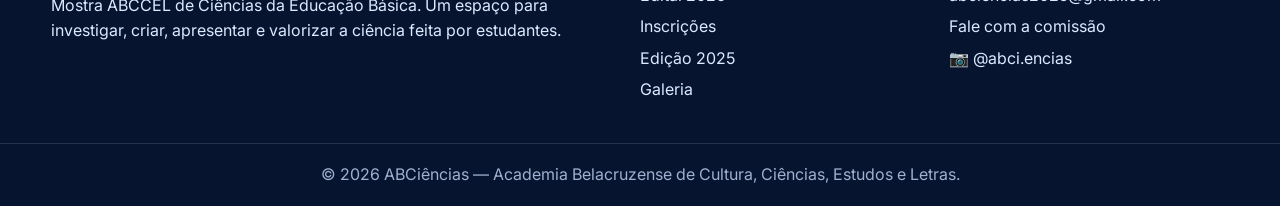
<file: paginas/categorias.html>
<!DOCTYPE html>
<html lang="pt-BR">

<head>

    <meta charset="UTF-8"/>

    <meta name="viewport"
          content="width=device-width, initial-scale=1.0"/>

    <meta name="description"
          content="Portal oficial da ABCiências — Mostra ABCCEL de Ciências da Educação Básica."/>

    <title>
        Categorias | Portal ABCiências
    </title>

    <link rel="preconnect"
          href="https://fonts.googleapis.com">

    <link rel="preconnect"
          href="https://fonts.gstatic.com"
          crossorigin>

    <link href="https://fonts.googleapis.com/css2?family=Inter:wght@400;500;600;700;800;900&display=swap"
          rel="stylesheet">

    <link rel="stylesheet"
          href="../css/style.css"/>

</head>


<body>


<header class="topo" id="topo">

    <div class="container topo__conteudo">

        <a class="marca"
           href="../index.html"
           aria-label="Página inicial do Portal ABCiências">

            <img src="../imagens/logo-abciencias.png"
                 alt="Logomarca ABCiências"/>

            <div>

                <strong>
                    ABCiências
                </strong>

                <span>
                    Mostra ABCCEL de Ciências
                </span>

            </div>

        </a>


        <button class="menu-botao"
                aria-label="Abrir menu"
                aria-expanded="false">

            ☰

        </button>


        <nav class="menu">

            <a href="../index.html">
                Início
            </a>

            <a href="../paginas/sobre.html">
                Sobre
            </a>

            <a href="../paginas/edicoes.html">
                Edições
            </a>

            <a href="../paginas/cronograma.html">
                Cronograma
            </a>

            <a href="../paginas/edital.html">
                Edital
            </a>

            <a href="../paginas/inscricoes.html">
                Inscrições
            </a>

            <a href="../paginas/galeria.html">
                Galeria
            </a>

            <a href="../paginas/contato.html">
                Contato
            </a>

            <a class="menu-destaque"
               href="../paginas/avaliadores.html">

                Área do Avaliador

            </a>

        </nav>

    </div>

</header>



<main>


<section class="pagina-hero">

    <div class="container">

        <span class="etiqueta">
            Portal ABCiências
        </span>

        <h1>
            Categorias da Mostra
        </h1>

    </div>

</section>



<section class="conteudo-pagina">

    <div class="container">


        <div class="grid-3">


            <div class="bloco">

                <h2>
                    Pequenos Curiosos
                </h2>

                <p>
                    Categoria voltada para alunos dos anos iniciais
                    do Ensino Fundamental, do 1º ao 5º ano,
                    com foco em observações, construções de modelos simples
                    e investigações introdutórias.
                </p>

            </div>



            <div class="bloco">

                <h2>
                    Jovens Investigadores
                </h2>

                <p>
                    Destinada a alunos dos anos finais
                    do Ensino Fundamental, do 6º ao 9º ano,
                    incentivando pesquisas mais estruturadas,
                    experimentação, registro de resultados
                    e contextualização social.
                </p>

                <p>

                    <strong>
                        Áreas:
                    </strong>

                    Linguagens;
                    Matemática;
                    Ciências da Natureza;
                    Ciências Humanas e Sociais Aplicadas.

                </p>

            </div>



            <div class="bloco">

                <h2>
                    Exploradores do Saber
                </h2>

                <p>
                    Categoria destinada a estudantes do Ensino Médio,
                    com projetos mais complexos e aprofundados,
                    articulando conceitos teóricos
                    e práticas investigativas.
                </p>

                <p>

                    <strong>
                        Áreas:
                    </strong>

                    Linguagens e Tecnologias Digitais;
                    Matemática;
                    Ciências da Natureza e Educação Ambiental;
                    Ciências Humanas e Sociais Aplicadas;
                    <strong>Engenharia e Robótica.</strong>

                </p>

                <p>
                    A área de
                    <strong>Engenharia e Robótica</strong>
                    foi incluída por meio da
                    <strong>Retificação nº 01 do Edital 01/2026</strong>.
                </p>

            </div>



            <div class="bloco">

                <h2>
                    Saberes da Vida
                </h2>

                <p>
                    Destinada aos estudantes da Educação de Jovens e Adultos
                    (EJA), valorizando experiências do cotidiano,
                    do mundo do trabalho, da comunidade
                    e de diferentes contextos sociais.
                </p>

                <p>
                    Nesta categoria, não haverá subdivisão
                    por áreas do conhecimento.
                </p>

            </div>



            <div class="bloco">

                <h2>
                    Saberes sem Fronteiras
                </h2>

                <p>
                    Categoria destinada aos estudantes público-alvo
                    da Educação Especial atendidos pelo
                    Atendimento Educacional Especializado (AEE),
                    valorizando protagonismo, criatividade,
                    autonomia e participação.
                </p>

                <p>
                    Será organizada conforme o nível ou modalidade de ensino:
                    Anos Iniciais,
                    Anos Finais,
                    Ensino Médio
                    e EJA.
                </p>

            </div>


        </div>


    </div>

</section>


</main>



<footer class="rodape">

    <div class="container rodape__grid">


        <div>

            <strong>
                Portal ABCiências
            </strong>

            <p>
                Mostra ABCCEL de Ciências da Educação Básica.
                Um espaço para investigar, criar,
                apresentar e valorizar a ciência
                feita por estudantes.
            </p>

        </div>


        <div>

            <strong>
                Links rápidos
            </strong>

            <a href="../paginas/edital.html">
                Edital 2026
            </a>

            <a href="../paginas/inscricoes.html">
                Inscrições
            </a>

            <a href="../paginas/edicao-2025.html">
                Edição 2025
            </a>

            <a href="../paginas/galeria.html">
                Galeria
            </a>

        </div>


        <div>

            <strong>
                Contato
            </strong>

            <a href="mailto:abciencias2025@gmail.com">
                abciencias2025@gmail.com
            </a>

            <a href="../paginas/contato.html">
                Fale com a comissão
            </a>

            <a href="https://www.instagram.com/abci.encias?igsh=MWxobHc5eThuZXZkYg=="
               target="_blank"
               rel="noopener noreferrer">

                📷 @abci.encias

            </a>

        </div>


    </div>


    <div class="rodape__base">

        © 2026 ABCiências —
        Academia Belacruzense de Cultura,
        Ciências, Estudos e Letras.

    </div>

</footer>


<script src="../js/script.js"></script>


</body>

</html>
</file>
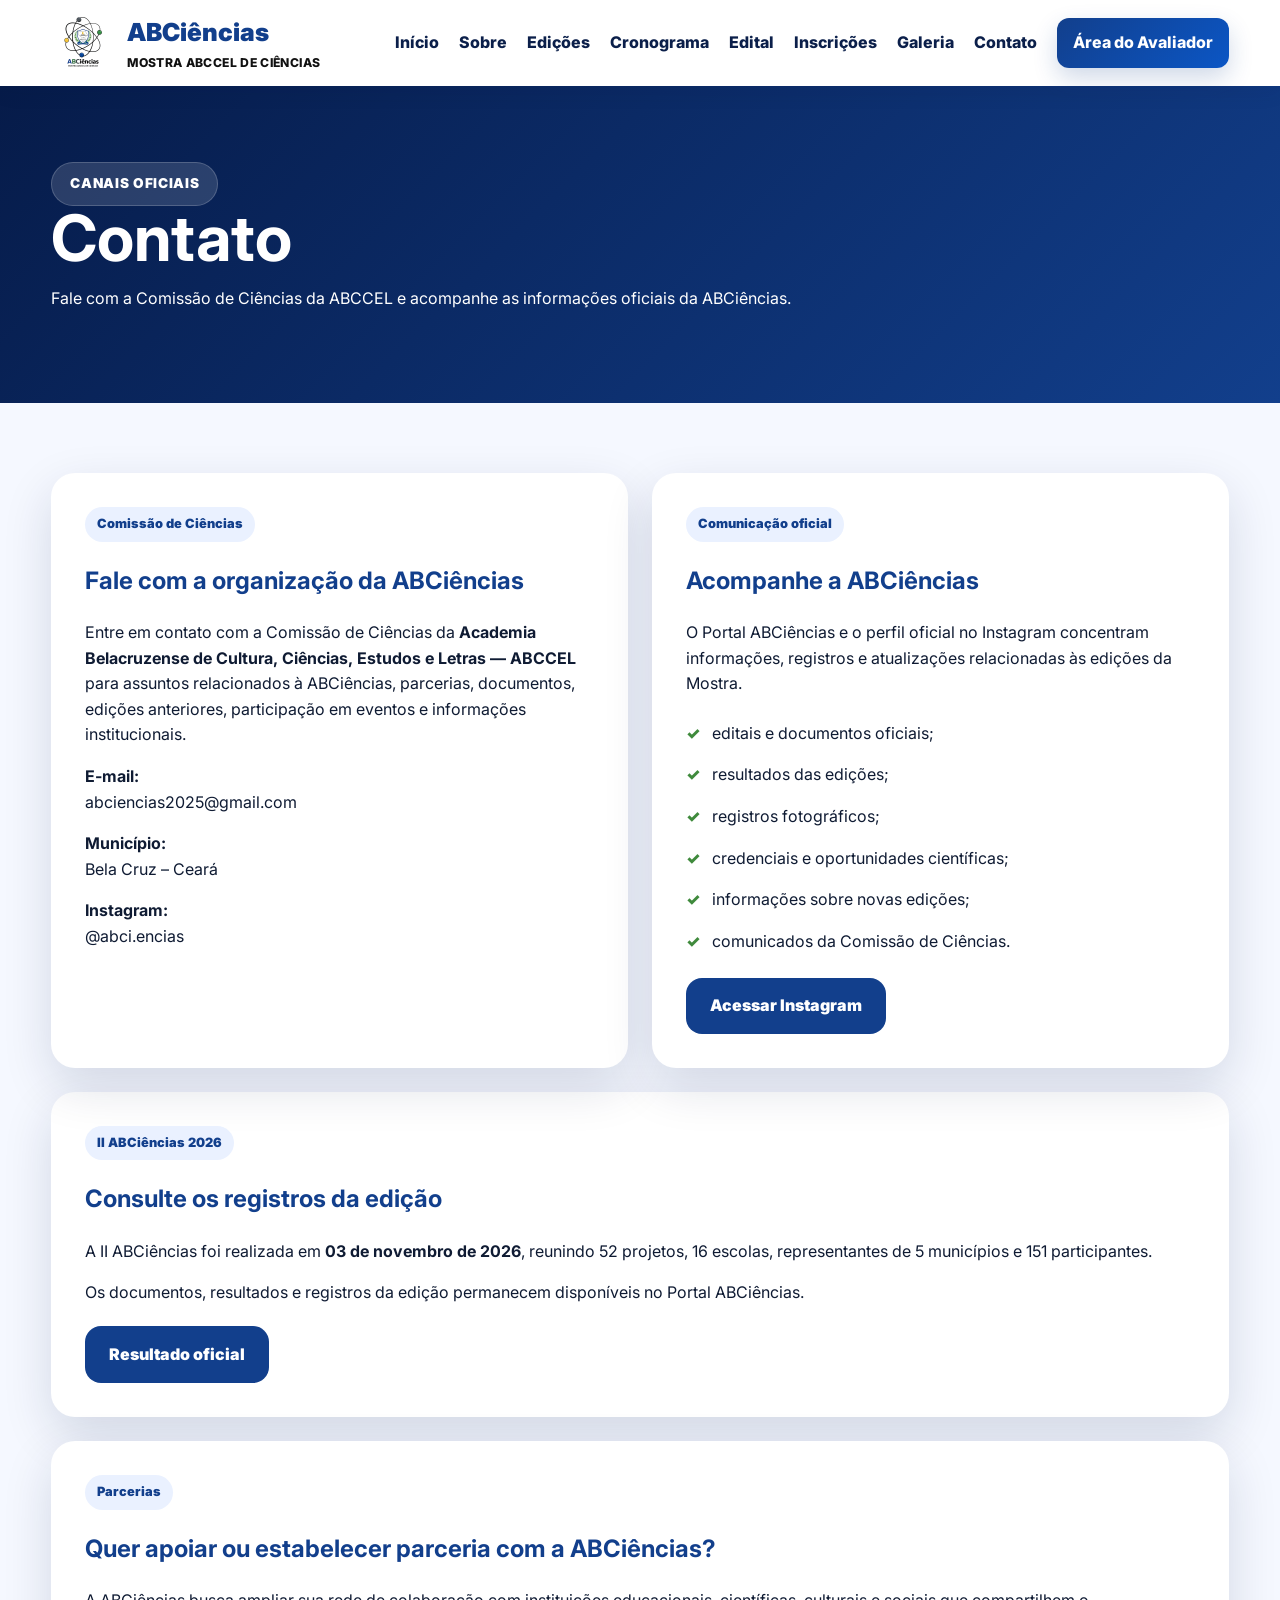
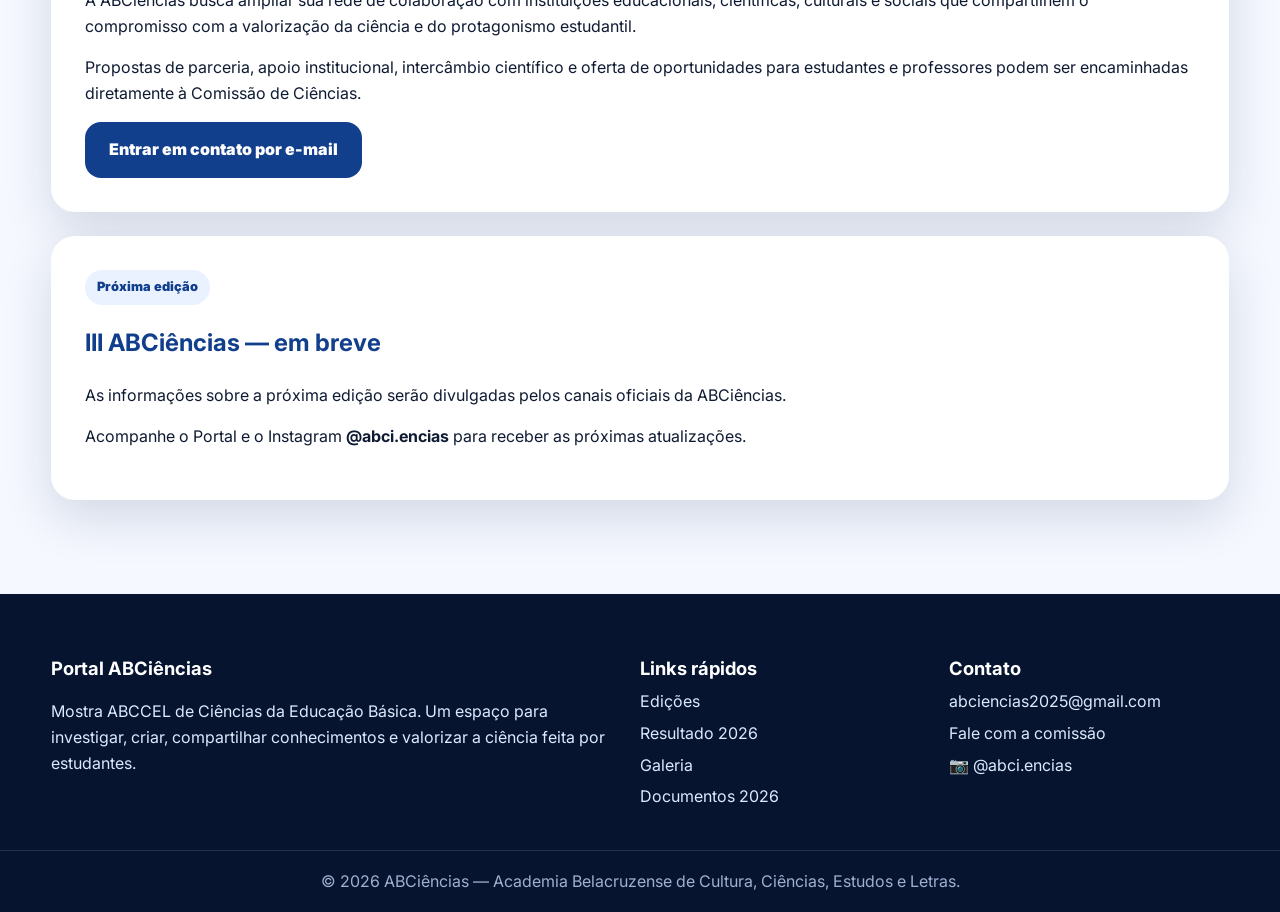
<file: paginas/contato.html>
<!DOCTYPE html>
<html lang="pt-BR">

<head>

    <meta charset="UTF-8"/>

    <meta name="viewport"
          content="width=device-width, initial-scale=1.0"/>

    <meta name="description"
          content="Entre em contato com a Comissão de Ciências da ABCCEL e acompanhe os canais oficiais da ABCiências."/>

    <title>
        Contato | Portal ABCiências
    </title>

    <link rel="preconnect"
          href="https://fonts.googleapis.com">

    <link rel="preconnect"
          href="https://fonts.gstatic.com"
          crossorigin>

    <link href="https://fonts.googleapis.com/css2?family=Inter:wght@400;500;600;700;800;900&display=swap"
          rel="stylesheet">

    <link rel="stylesheet"
          href="../css/style.css"/>

</head>


<body>


<header class="topo"
        id="topo">

    <div class="container topo__conteudo">


        <a class="marca"
           href="../index.html"
           aria-label="Página inicial do Portal ABCiências">

            <img src="../imagens/logo-abciencias.png"
                 alt="Logomarca ABCiências"/>

            <div>

                <strong>
                    ABCiências
                </strong>

                <span>
                    Mostra ABCCEL de Ciências
                </span>

            </div>

        </a>


        <button class="menu-botao"
                aria-label="Abrir menu"
                aria-expanded="false">

            ☰

        </button>


        <nav class="menu">

            <a href="../index.html">
                Início
            </a>

            <a href="../paginas/sobre.html">
                Sobre
            </a>

            <a href="../paginas/edicoes.html">
                Edições
            </a>

            <a href="../paginas/cronograma.html">
                Cronograma
            </a>

            <a href="../paginas/edital.html">
                Edital
            </a>

            <a href="../paginas/inscricoes.html">
                Inscrições
            </a>

            <a href="../paginas/galeria.html">
                Galeria
            </a>

            <a href="../paginas/contato.html">
                Contato
            </a>

            <a class="menu-destaque"
               href="../paginas/avaliadores.html">

                Área do Avaliador

            </a>

        </nav>


    </div>

</header>



<main>


<section class="pagina-hero">

    <div class="container">

        <span class="etiqueta">
            Canais oficiais
        </span>

        <h1>
            Contato
        </h1>

        <p>
            Fale com a Comissão de Ciências da ABCCEL
            e acompanhe as informações oficiais da ABCiências.
        </p>

    </div>

</section>



<section class="conteudo-pagina">

    <div class="container">


        <div class="grid-2">


            <div class="bloco">

                <span class="tag">
                    Comissão de Ciências
                </span>

                <h2>
                    Fale com a organização da ABCiências
                </h2>

                <p>
                    Entre em contato com a Comissão de Ciências da
                    <strong>Academia Belacruzense de Cultura, Ciências,
                    Estudos e Letras — ABCCEL</strong>
                    para assuntos relacionados à ABCiências,
                    parcerias, documentos, edições anteriores,
                    participação em eventos e informações institucionais.
                </p>

                <p>
                    <strong>E-mail:</strong>
                    <br>
                    <a href="mailto:abciencias2025@gmail.com">
                        abciencias2025@gmail.com
                    </a>
                </p>

                <p>
                    <strong>Município:</strong>
                    <br>
                    Bela Cruz – Ceará
                </p>

                <p>
                    <strong>Instagram:</strong>
                    <br>
                    <a href="https://www.instagram.com/abci.encias?igsh=MWxobHc5eThuZXZkYg=="
                       target="_blank"
                       rel="noopener noreferrer">

                        @abci.encias

                    </a>
                </p>

            </div>



            <div class="bloco">

                <span class="tag">
                    Comunicação oficial
                </span>

                <h2>
                    Acompanhe a ABCiências
                </h2>

                <p>
                    O Portal ABCiências e o perfil oficial no Instagram
                    concentram informações, registros e atualizações
                    relacionadas às edições da Mostra.
                </p>

                <ul class="lista-check">

                    <li>
                        editais e documentos oficiais;
                    </li>

                    <li>
                        resultados das edições;
                    </li>

                    <li>
                        registros fotográficos;
                    </li>

                    <li>
                        credenciais e oportunidades científicas;
                    </li>

                    <li>
                        informações sobre novas edições;
                    </li>

                    <li>
                        comunicados da Comissão de Ciências.
                    </li>

                </ul>

                <a class="botao botao--azul"
                   href="https://www.instagram.com/abci.encias?igsh=MWxobHc5eThuZXZkYg=="
                   target="_blank"
                   rel="noopener noreferrer">

                    Acessar Instagram

                </a>

            </div>


        </div>



        <div class="bloco">

            <span class="tag">
                II ABCiências 2026
            </span>

            <h2>
                Consulte os registros da edição
            </h2>

            <p>
                A II ABCiências foi realizada em
                <strong>03 de novembro de 2026</strong>,
                reunindo 52 projetos, 16 escolas,
                representantes de 5 municípios e 151 participantes.
            </p>

            <p>
                Os documentos, resultados e registros da edição
                permanecem disponíveis no Portal ABCiências.
            </p>

            <div style="display:flex; gap:12px; flex-wrap:wrap; margin-top:20px;">

                <a class="botao botao--azul"
                   href="../documentos/Resultado_Oficial_ABCiencias_2026.pdf"
                   target="_blank"
                   rel="noopener noreferrer">

                    Resultado oficial

                </a>

                <a class="botao botao--secundario"
                   href="../paginas/galeria.html">

                    Ver galeria 2026

                </a>

                <a class="botao botao--secundario"
                   href="../paginas/edicoes.html">

                    Ver edições

                </a>

                <a class="botao botao--secundario"
                   href="../paginas/edital.html">

                    Documentos 2026

                </a>

            </div>

        </div>



        <div class="bloco">

            <span class="tag">
                Parcerias
            </span>

            <h2>
                Quer apoiar ou estabelecer parceria com a ABCiências?
            </h2>

            <p>
                A ABCiências busca ampliar sua rede de colaboração
                com instituições educacionais, científicas,
                culturais e sociais que compartilhem o compromisso
                com a valorização da ciência e do protagonismo estudantil.
            </p>

            <p>
                Propostas de parceria, apoio institucional,
                intercâmbio científico e oferta de oportunidades
                para estudantes e professores podem ser encaminhadas
                diretamente à Comissão de Ciências.
            </p>

            <a class="botao botao--azul"
               href="mailto:abciencias2025@gmail.com">

                Entrar em contato por e-mail

            </a>

        </div>



        <div class="bloco">

            <span class="tag">
                Próxima edição
            </span>

            <h2>
                III ABCiências — em breve
            </h2>

            <p>
                As informações sobre a próxima edição serão divulgadas
                pelos canais oficiais da ABCiências.
            </p>

            <p>
                Acompanhe o Portal e o Instagram
                <strong>@abci.encias</strong>
                para receber as próximas atualizações.
            </p>

        </div>


    </div>

</section>


</main>



<footer class="rodape">

    <div class="container rodape__grid">


        <div>

            <strong>
                Portal ABCiências
            </strong>

            <p>
                Mostra ABCCEL de Ciências da Educação Básica.
                Um espaço para investigar, criar,
                compartilhar conhecimentos e valorizar
                a ciência feita por estudantes.
            </p>

        </div>



        <div>

            <strong>
                Links rápidos
            </strong>

            <a href="../paginas/edicoes.html">
                Edições
            </a>

            <a href="../documentos/Resultado_Oficial_ABCiencias_2026.pdf"
               target="_blank"
               rel="noopener noreferrer">

                Resultado 2026

            </a>

            <a href="../paginas/galeria.html">
                Galeria
            </a>

            <a href="../paginas/edital.html">
                Documentos 2026
            </a>

        </div>



        <div>

            <strong>
                Contato
            </strong>

            <a href="mailto:abciencias2025@gmail.com">
                abciencias2025@gmail.com
            </a>

            <a href="../paginas/contato.html">
                Fale com a comissão
            </a>

            <a href="https://www.instagram.com/abci.encias?igsh=MWxobHc5eThuZXZkYg=="
               target="_blank"
               rel="noopener noreferrer">

                📷 @abci.encias

            </a>

        </div>


    </div>


    <div class="rodape__base">

        © 2026 ABCiências —
        Academia Belacruzense de Cultura,
        Ciências, Estudos e Letras.

    </div>


</footer>


<script src="../js/script.js"></script>


</body>

</html>
</file>
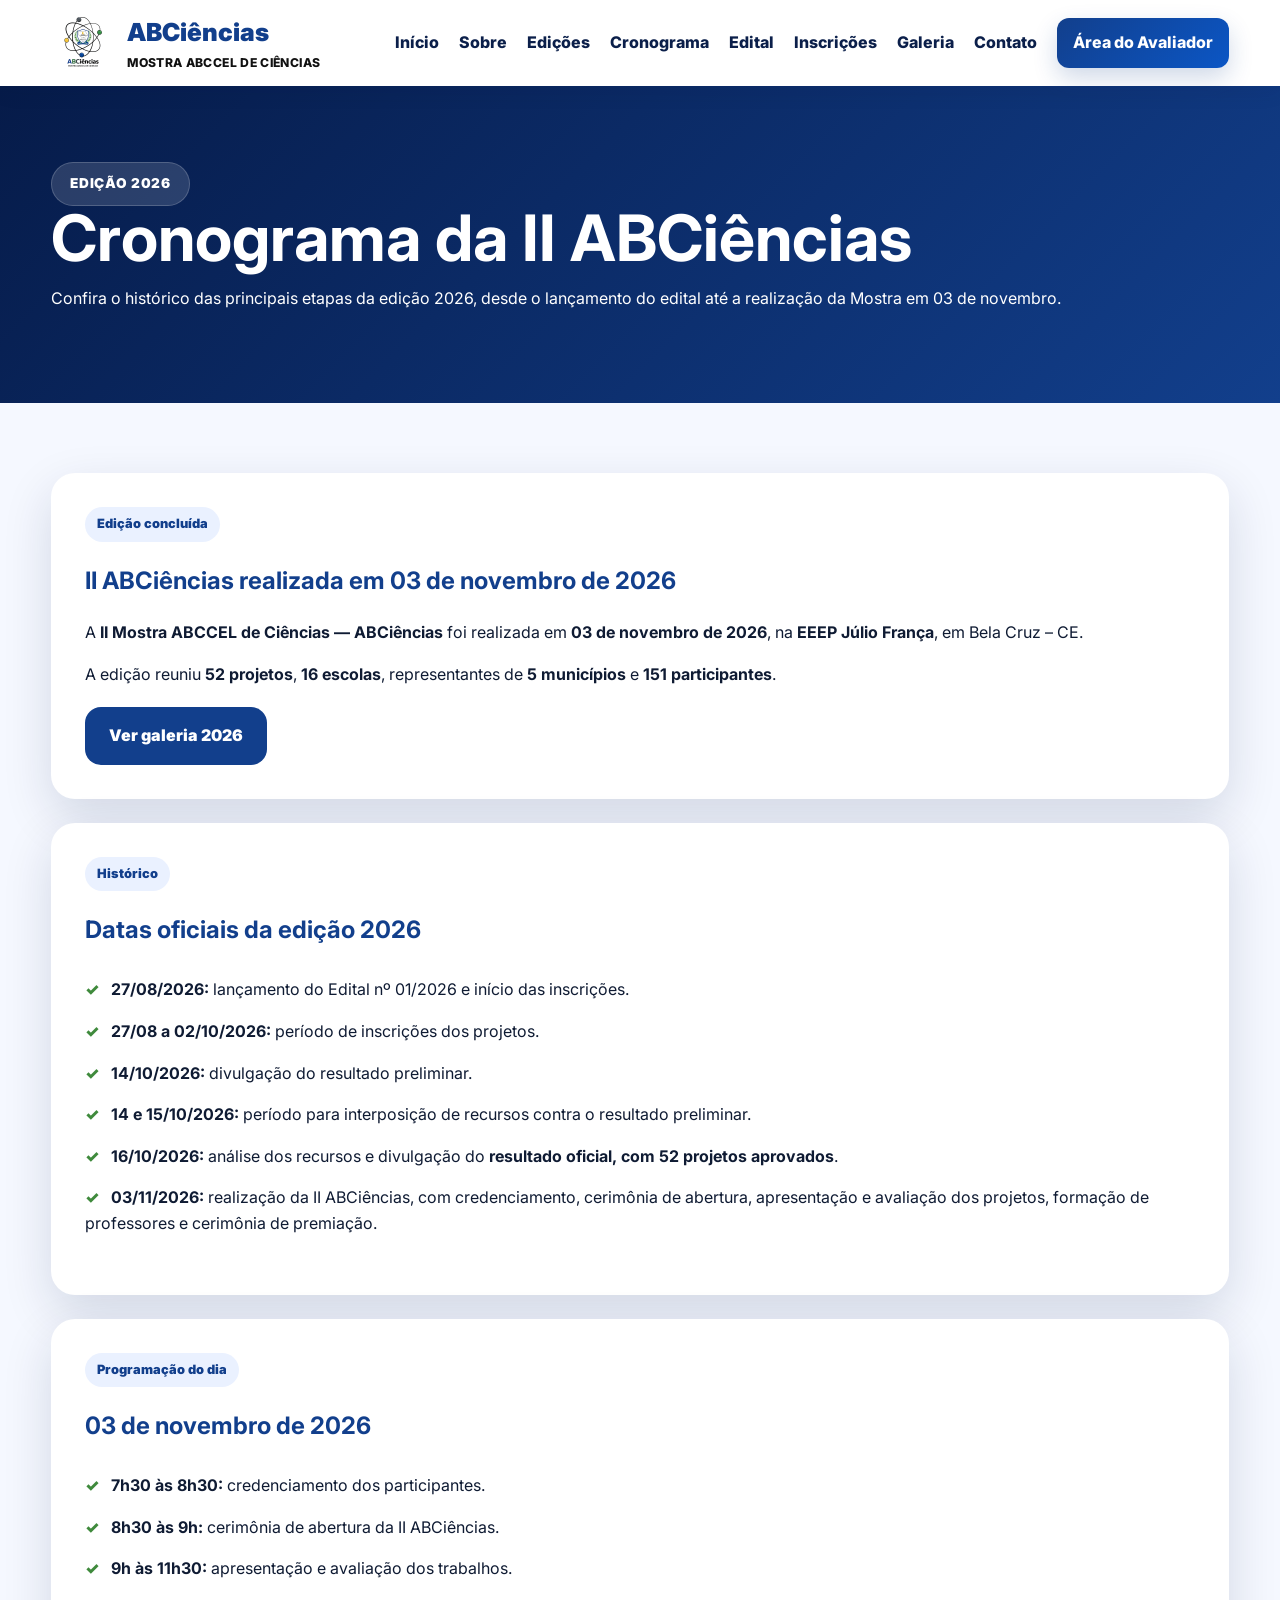
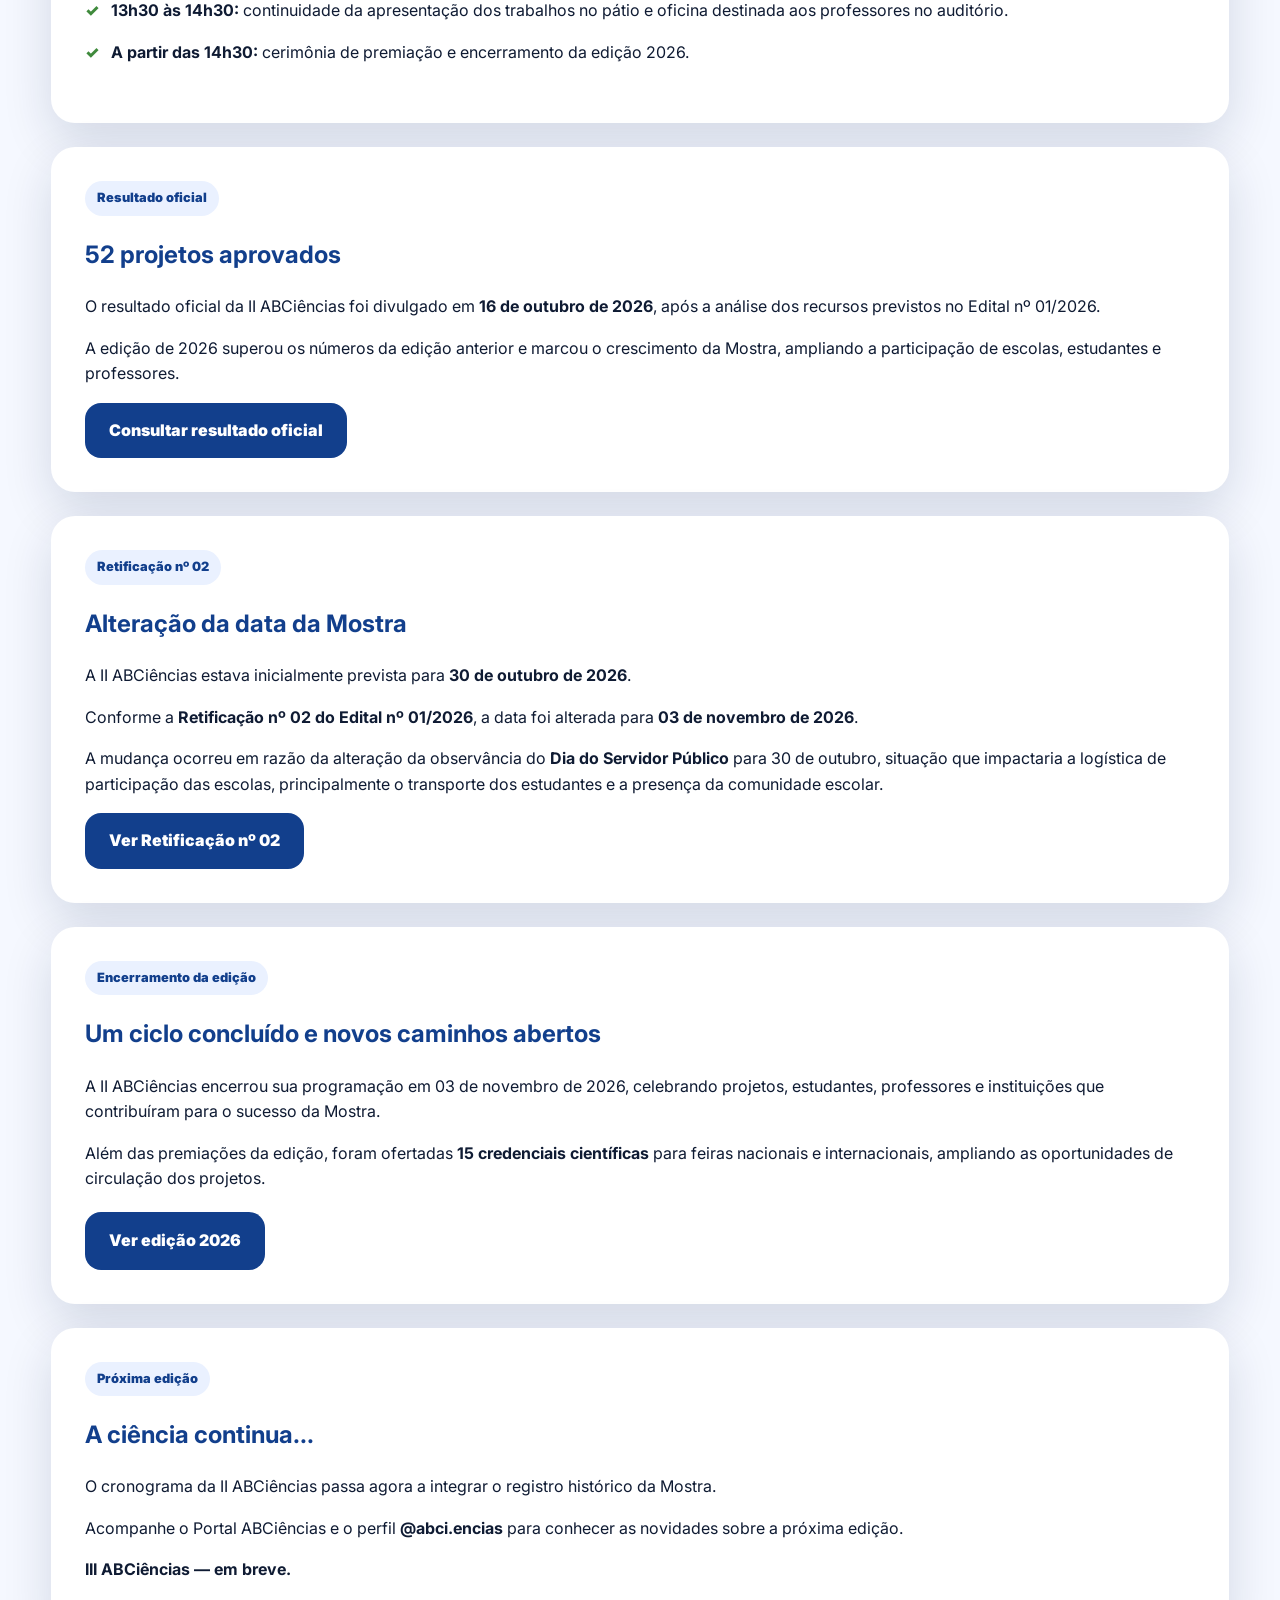
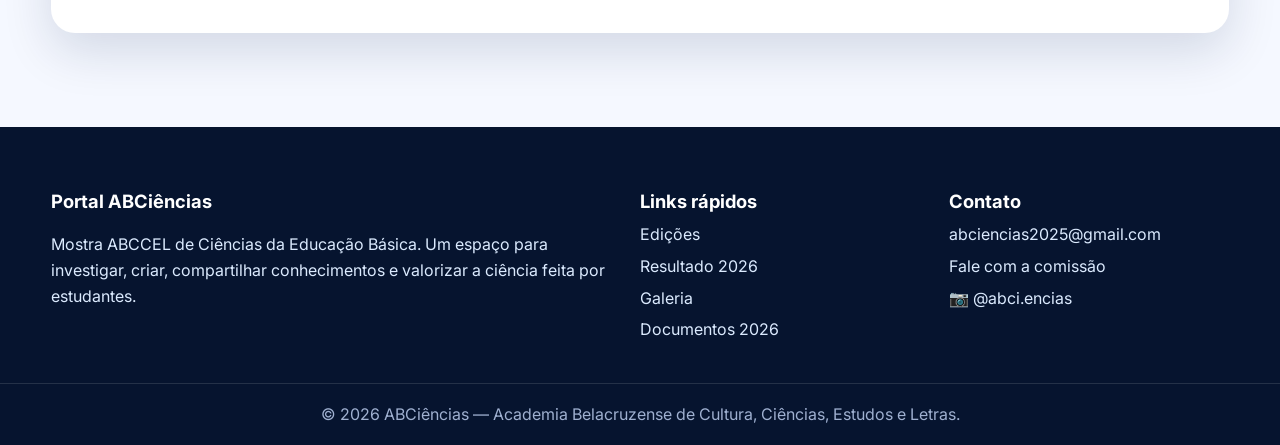
<file: paginas/cronograma.html>
<!DOCTYPE html>
<html lang="pt-BR">
<head>
    <meta charset="UTF-8"/>
    <meta name="viewport" content="width=device-width, initial-scale=1.0"/>
    <meta name="description" content="Cronograma histórico da II ABCiências 2026 — Mostra ABCCEL de Ciências da Educação Básica."/>
    <title>Cronograma | Portal ABCiências</title>

    <link rel="preconnect" href="https://fonts.googleapis.com">
    <link rel="preconnect" href="https://fonts.gstatic.com" crossorigin>
    <link href="https://fonts.googleapis.com/css2?family=Inter:wght@400;500;600;700;800;900&display=swap" rel="stylesheet">
    <link rel="stylesheet" href="../css/style.css"/>
</head>

<body>

<header class="topo" id="topo">

    <div class="container topo__conteudo">

        <a class="marca"
           href="../index.html"
           aria-label="Página inicial do Portal ABCiências">

            <img src="../imagens/logo-abciencias.png"
                 alt="Logomarca ABCiências"/>

            <div>
                <strong>ABCiências</strong>
                <span>Mostra ABCCEL de Ciências</span>
            </div>

        </a>

        <button class="menu-botao"
                aria-label="Abrir menu"
                aria-expanded="false">
            ☰
        </button>

        <nav class="menu">

            <a href="../index.html">Início</a>
            <a href="../paginas/sobre.html">Sobre</a>
            <a href="../paginas/edicoes.html">Edições</a>
            <a href="../paginas/cronograma.html">Cronograma</a>
            <a href="../paginas/edital.html">Edital</a>
            <a href="../paginas/inscricoes.html">Inscrições</a>
            <a href="../paginas/galeria.html">Galeria</a>
            <a href="../paginas/contato.html">Contato</a>

            <a class="menu-destaque"
               href="../paginas/avaliadores.html">
                Área do Avaliador
            </a>

        </nav>

    </div>

</header>


<main>

    <section class="pagina-hero">

        <div class="container">

            <span class="etiqueta">
                Edição 2026
            </span>

            <h1>
                Cronograma da II ABCiências
            </h1>

            <p>
                Confira o histórico das principais etapas da edição 2026,
                desde o lançamento do edital até a realização da Mostra
                em 03 de novembro.
            </p>

        </div>

    </section>


    <section class="conteudo-pagina">

        <div class="container">


            <div class="bloco">

                <span class="tag">
                    Edição concluída
                </span>

                <h2>
                    II ABCiências realizada em 03 de novembro de 2026
                </h2>

                <p>
                    A <strong>II Mostra ABCCEL de Ciências — ABCiências</strong>
                    foi realizada em <strong>03 de novembro de 2026</strong>,
                    na <strong>EEEP Júlio França</strong>, em Bela Cruz – CE.
                </p>

                <p>
                    A edição reuniu <strong>52 projetos</strong>,
                    <strong>16 escolas</strong>,
                    representantes de <strong>5 municípios</strong>
                    e <strong>151 participantes</strong>.
                </p>

                <div style="display:flex; gap:12px; flex-wrap:wrap; margin-top:20px;">

                    <a class="botao botao--azul"
                       href="../paginas/galeria.html">

                        Ver galeria 2026

                    </a>

                    <a class="botao botao--secundario"
                       href="../documentos/Resultado_Oficial_ABCiencias_2026.pdf"
                       target="_blank"
                       rel="noopener noreferrer">

                        Resultado oficial

                    </a>

                </div>

            </div>


            <div class="bloco">

                <span class="tag">
                    Histórico
                </span>

                <h2>
                    Datas oficiais da edição 2026
                </h2>

                <ul class="lista-check">

                    <li>
                        <strong>27/08/2026:</strong>
                        lançamento do Edital nº 01/2026 e início das inscrições.
                    </li>

                    <li>
                        <strong>27/08 a 02/10/2026:</strong>
                        período de inscrições dos projetos.
                    </li>

                    <li>
                        <strong>14/10/2026:</strong>
                        divulgação do resultado preliminar.
                    </li>

                    <li>
                        <strong>14 e 15/10/2026:</strong>
                        período para interposição de recursos contra o resultado preliminar.
                    </li>

                    <li>
                        <strong>16/10/2026:</strong>
                        análise dos recursos e divulgação do
                        <strong>resultado oficial, com 52 projetos aprovados</strong>.
                    </li>

                    <li>
                        <strong>03/11/2026:</strong>
                        realização da II ABCiências,
                        com credenciamento, cerimônia de abertura,
                        apresentação e avaliação dos projetos,
                        formação de professores e cerimônia de premiação.
                    </li>

                </ul>

            </div>


            <div class="bloco">

                <span class="tag">
                    Programação do dia
                </span>

                <h2>
                    03 de novembro de 2026
                </h2>

                <ul class="lista-check">

                    <li>
                        <strong>7h30 às 8h30:</strong>
                        credenciamento dos participantes.
                    </li>

                    <li>
                        <strong>8h30 às 9h:</strong>
                        cerimônia de abertura da II ABCiências.
                    </li>

                    <li>
                        <strong>9h às 11h30:</strong>
                        apresentação e avaliação dos trabalhos.
                    </li>

                    <li>
                        <strong>13h30 às 14h30:</strong>
                        continuidade da apresentação dos trabalhos no pátio
                        e oficina destinada aos professores no auditório.
                    </li>

                    <li>
                        <strong>A partir das 14h30:</strong>
                        cerimônia de premiação e encerramento da edição 2026.
                    </li>

                </ul>

            </div>


            <div class="bloco">

                <span class="tag">
                    Resultado oficial
                </span>

                <h2>
                    52 projetos aprovados
                </h2>

                <p>
                    O resultado oficial da II ABCiências foi divulgado
                    em <strong>16 de outubro de 2026</strong>,
                    após a análise dos recursos previstos no Edital nº 01/2026.
                </p>

                <p>
                    A edição de 2026 superou os números da edição anterior
                    e marcou o crescimento da Mostra, ampliando a participação
                    de escolas, estudantes e professores.
                </p>

                <a class="botao botao--azul"
                   href="../documentos/Resultado_Oficial_ABCiencias_2026.pdf"
                   target="_blank"
                   rel="noopener noreferrer">

                    Consultar resultado oficial

                </a>

            </div>


            <div class="bloco">

                <span class="tag">
                    Retificação nº 02
                </span>

                <h2>
                    Alteração da data da Mostra
                </h2>

                <p>
                    A II ABCiências estava inicialmente prevista
                    para <strong>30 de outubro de 2026</strong>.
                </p>

                <p>
                    Conforme a <strong>Retificação nº 02 do Edital nº 01/2026</strong>,
                    a data foi alterada para <strong>03 de novembro de 2026</strong>.
                </p>

                <p>
                    A mudança ocorreu em razão da alteração da observância
                    do <strong>Dia do Servidor Público</strong> para 30 de outubro,
                    situação que impactaria a logística de participação das escolas,
                    principalmente o transporte dos estudantes
                    e a presença da comunidade escolar.
                </p>

                <a class="botao botao--azul"
                   href="../documentos/Retificacao_02_Edital_01_2026_ABCiencias.pdf"
                   target="_blank"
                   rel="noopener noreferrer">

                    Ver Retificação nº 02

                </a>

            </div>


            <div class="bloco">

                <span class="tag">
                    Encerramento da edição
                </span>

                <h2>
                    Um ciclo concluído e novos caminhos abertos
                </h2>

                <p>
                    A II ABCiências encerrou sua programação em 03 de novembro de 2026,
                    celebrando projetos, estudantes, professores e instituições
                    que contribuíram para o sucesso da Mostra.
                </p>

                <p>
                    Além das premiações da edição, foram ofertadas
                    <strong>15 credenciais científicas</strong>
                    para feiras nacionais e internacionais,
                    ampliando as oportunidades de circulação dos projetos.
                </p>

                <div style="display:flex; gap:12px; flex-wrap:wrap; margin-top:20px;">

                    <a class="botao botao--azul"
                       href="../paginas/edicoes.html">

                        Ver edição 2026

                    </a>

                    <a class="botao botao--secundario"
                       href="../paginas/galeria.html">

                        Ver fotos da Mostra

                    </a>

                    <a class="botao botao--secundario"
                       href="../paginas/edital.html">

                        Documentos da edição

                    </a>

                </div>

            </div>


            <div class="bloco">

                <span class="tag">
                    Próxima edição
                </span>

                <h2>
                    A ciência continua...
                </h2>

                <p>
                    O cronograma da II ABCiências passa agora a integrar
                    o registro histórico da Mostra.
                </p>

                <p>
                    Acompanhe o Portal ABCiências e o perfil
                    <strong>@abci.encias</strong>
                    para conhecer as novidades sobre a próxima edição.
                </p>

                <p>
                    <strong>III ABCiências — em breve.</strong>
                </p>

            </div>


        </div>

    </section>

</main>


<footer class="rodape">

    <div class="container rodape__grid">

        <div>

            <strong>
                Portal ABCiências
            </strong>

            <p>
                Mostra ABCCEL de Ciências da Educação Básica.
                Um espaço para investigar, criar,
                compartilhar conhecimentos e valorizar
                a ciência feita por estudantes.
            </p>

        </div>


        <div>

            <strong>
                Links rápidos
            </strong>

            <a href="../paginas/edicoes.html">
                Edições
            </a>

            <a href="../documentos/Resultado_Oficial_ABCiencias_2026.pdf"
               target="_blank"
               rel="noopener noreferrer">

                Resultado 2026

            </a>

            <a href="../paginas/galeria.html">
                Galeria
            </a>

            <a href="../paginas/edital.html">
                Documentos 2026
            </a>

        </div>


        <div>

            <strong>
                Contato
            </strong>

            <a href="mailto:abciencias2025@gmail.com">
                abciencias2025@gmail.com
            </a>

            <a href="../paginas/contato.html">
                Fale com a comissão
            </a>

            <a href="https://www.instagram.com/abci.encias?igsh=MWxobHc5eThuZXZkYg=="
               target="_blank"
               rel="noopener noreferrer">

                📷 @abci.encias

            </a>

        </div>

    </div>


    <div class="rodape__base">

        © 2026 ABCiências —
        Academia Belacruzense de Cultura,
        Ciências, Estudos e Letras.

    </div>

</footer>


<script src="../js/script.js"></script>

</body>
</html>
</file>
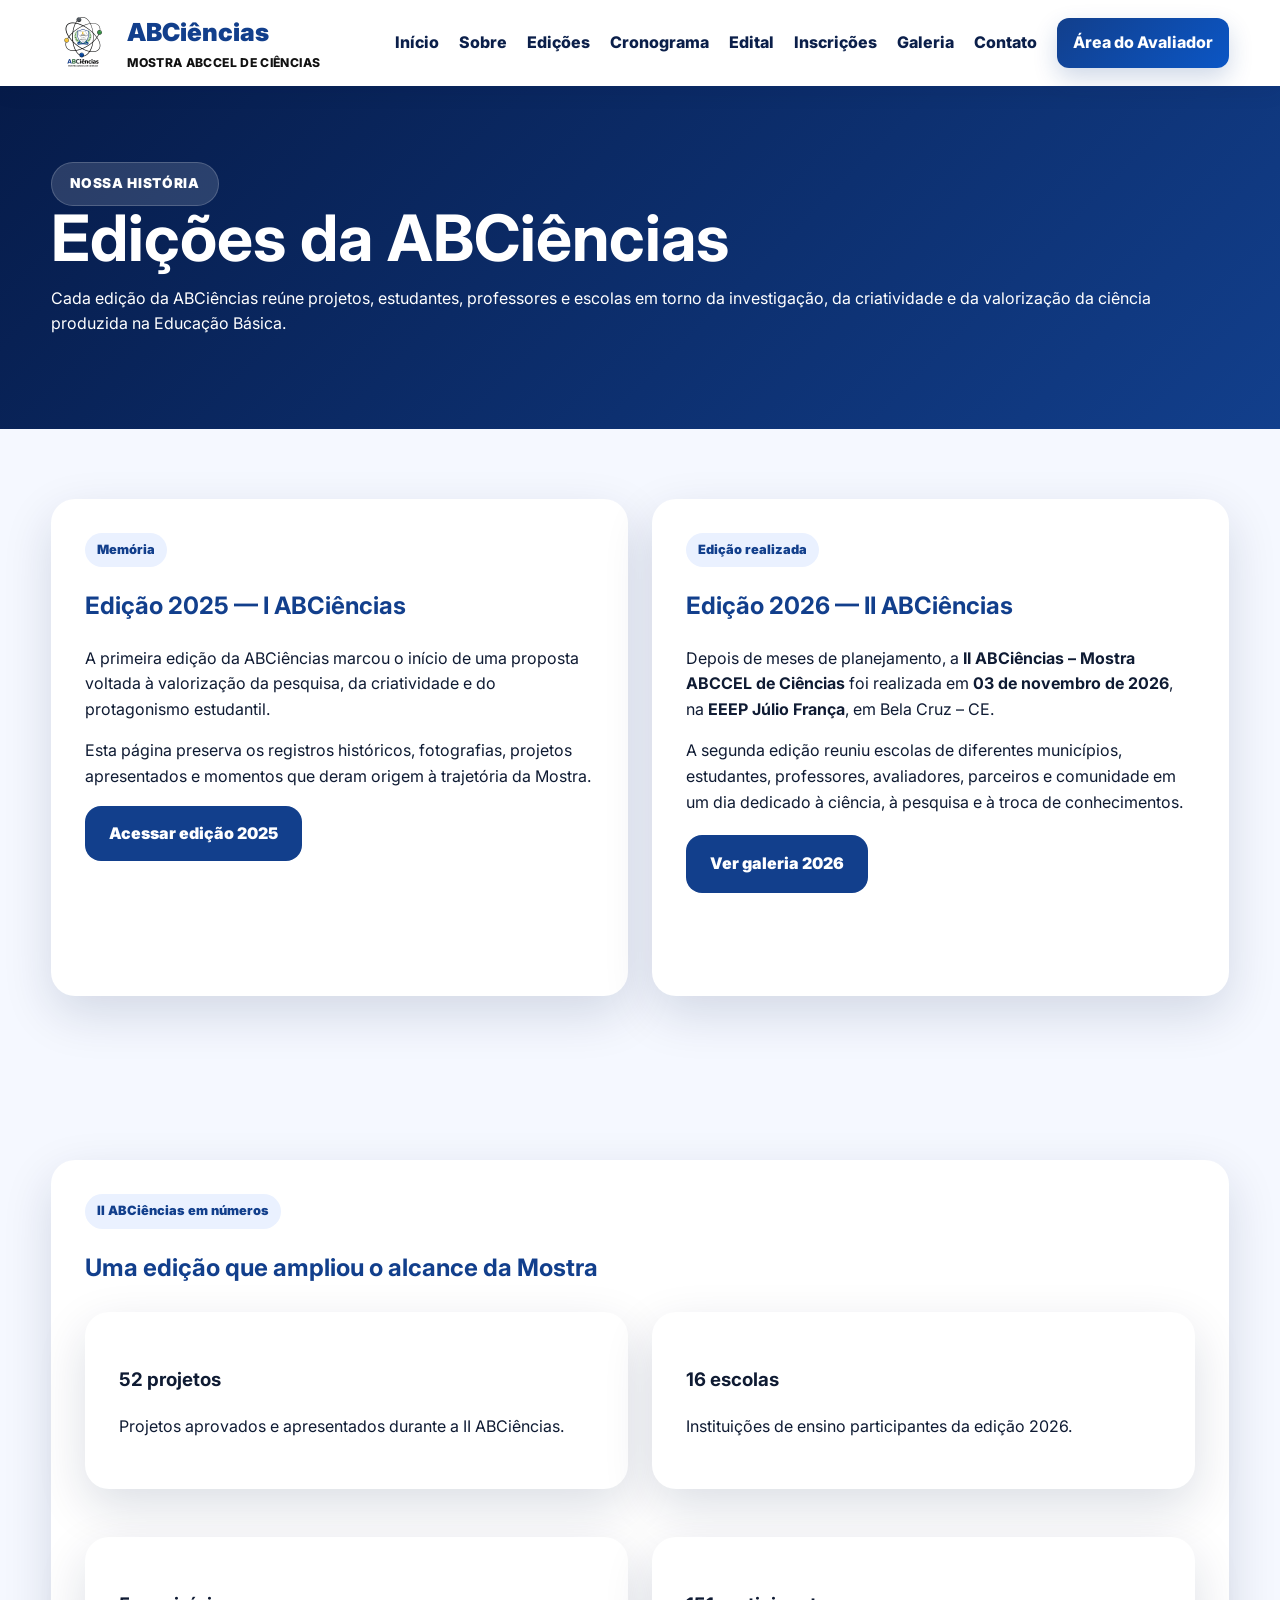
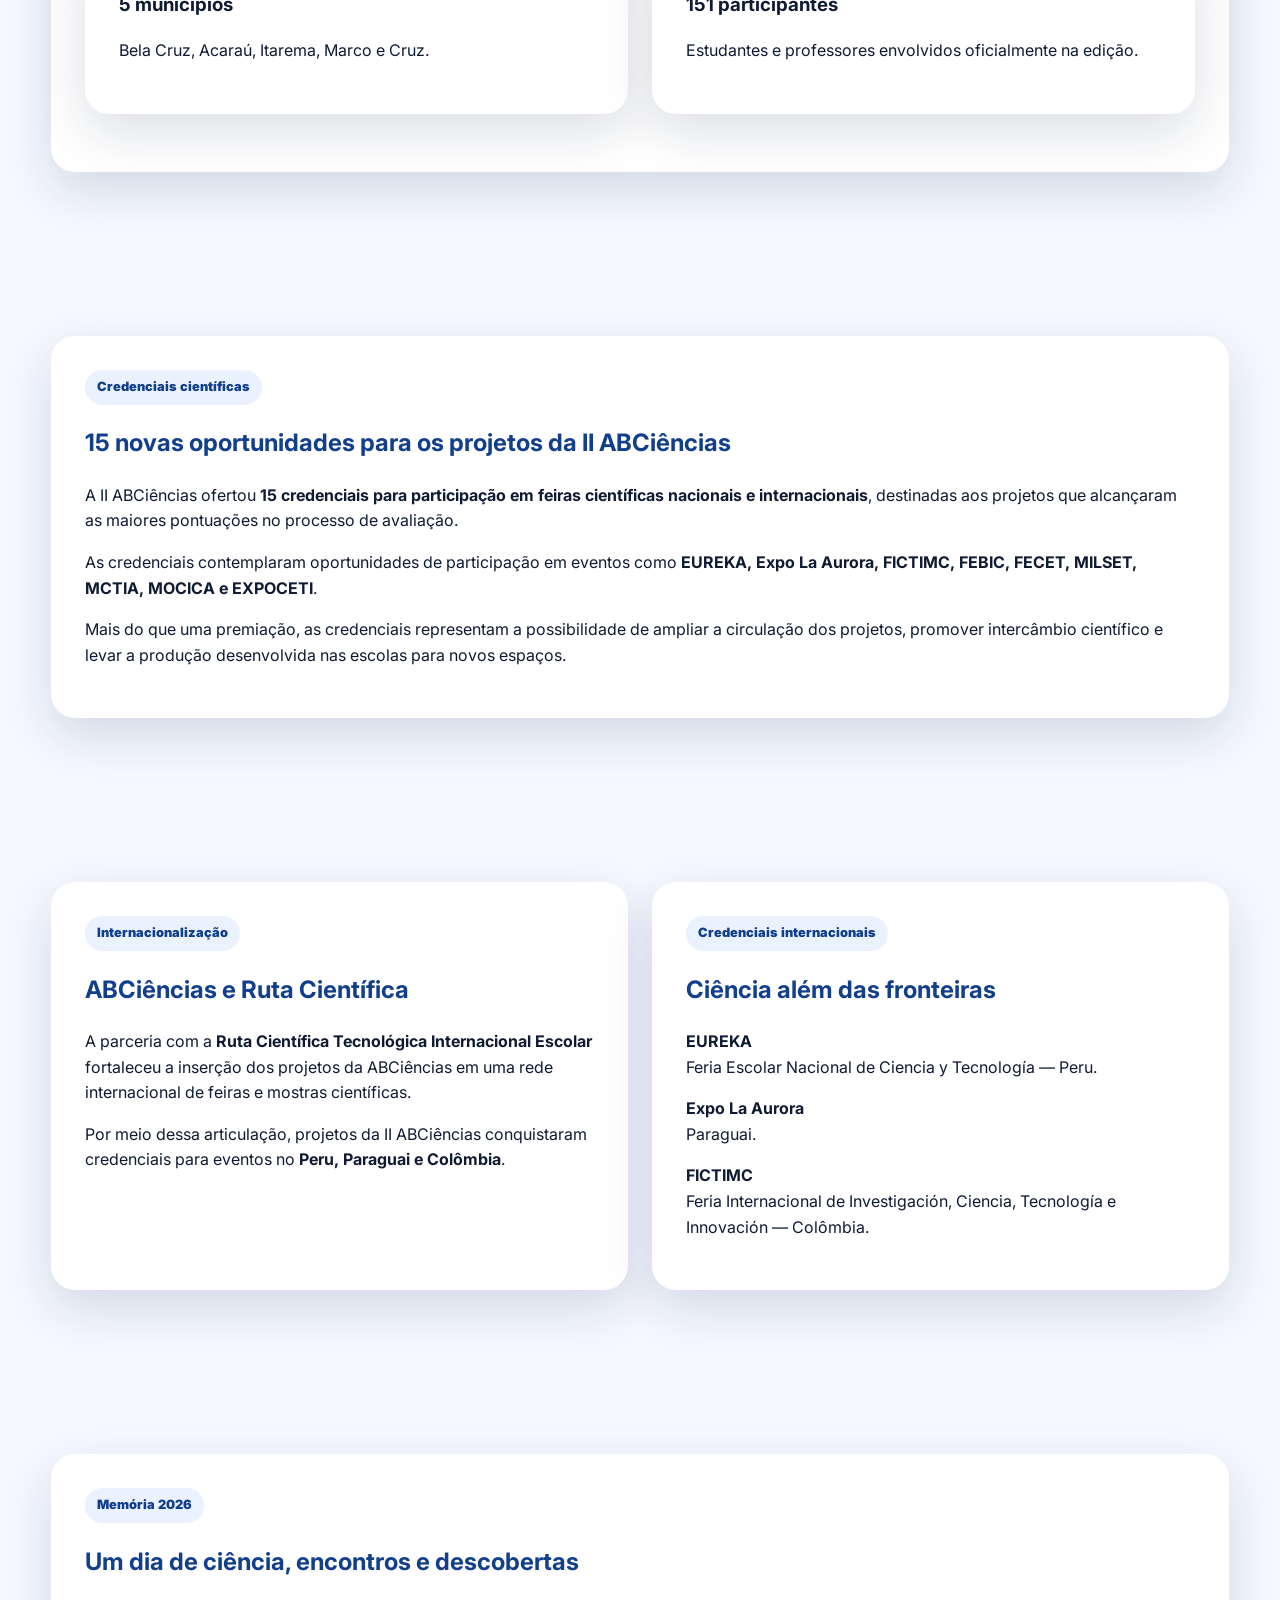
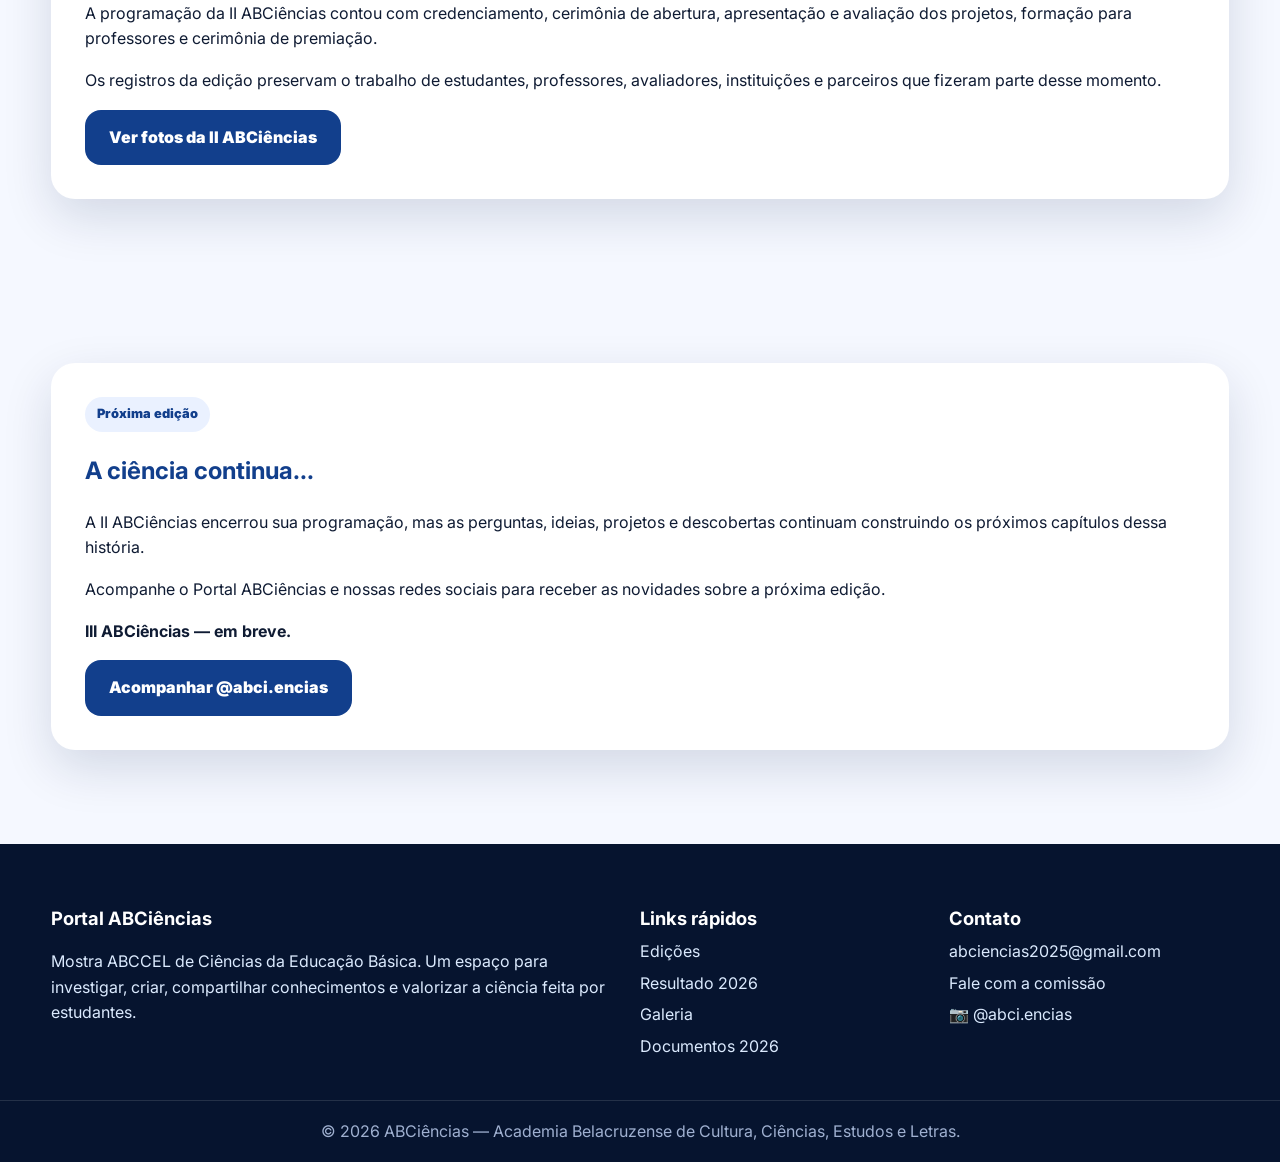
<file: paginas/edicoes.html>
<!DOCTYPE html>
<html lang="pt-BR">

<head>
    <meta charset="UTF-8"/>
    <meta name="viewport" content="width=device-width, initial-scale=1.0"/>
    <meta name="description" content="Conheça as edições da ABCiências — Mostra ABCCEL de Ciências da Educação Básica."/>
    <title>Edições | Portal ABCiências</title>

    <link rel="preconnect" href="https://fonts.googleapis.com">
    <link rel="preconnect" href="https://fonts.gstatic.com" crossorigin>
    <link href="https://fonts.googleapis.com/css2?family=Inter:wght@400;500;600;700;800;900&display=swap" rel="stylesheet">
    <link rel="stylesheet" href="../css/style.css"/>
</head>

<body>

<header class="topo" id="topo">

    <div class="container topo__conteudo">

        <a class="marca"
           href="../index.html"
           aria-label="Página inicial do Portal ABCiências">

            <img src="../imagens/logo-abciencias.png"
                 alt="Logomarca ABCiências"/>

            <div>
                <strong>ABCiências</strong>
                <span>Mostra ABCCEL de Ciências</span>
            </div>

        </a>

        <button class="menu-botao"
                aria-label="Abrir menu"
                aria-expanded="false">
            ☰
        </button>

        <nav class="menu">
            <a href="../index.html">Início</a>
            <a href="../paginas/sobre.html">Sobre</a>
            <a href="../paginas/edicoes.html">Edições</a>
            <a href="../paginas/cronograma.html">Cronograma</a>
            <a href="../paginas/edital.html">Edital</a>
            <a href="../paginas/inscricoes.html">Inscrições</a>
            <a href="../paginas/galeria.html">Galeria</a>
            <a href="../paginas/contato.html">Contato</a>

            <a class="menu-destaque"
               href="../paginas/avaliadores.html">
                Área do Avaliador
            </a>
        </nav>

    </div>

</header>


<main>

    <section class="pagina-hero">

        <div class="container">

            <span class="etiqueta">
                Nossa história
            </span>

            <h1>
                Edições da ABCiências
            </h1>

            <p>
                Cada edição da ABCiências reúne projetos, estudantes,
                professores e escolas em torno da investigação,
                da criatividade e da valorização da ciência
                produzida na Educação Básica.
            </p>

        </div>

    </section>


    <section class="conteudo-pagina">

        <div class="container">

            <div class="grid-2">

                <div class="bloco">

                    <span class="tag">
                        Memória
                    </span>

                    <h2>
                        Edição 2025 — I ABCiências
                    </h2>

                    <p>
                        A primeira edição da ABCiências marcou o início
                        de uma proposta voltada à valorização da pesquisa,
                        da criatividade e do protagonismo estudantil.
                    </p>

                    <p>
                        Esta página preserva os registros históricos,
                        fotografias, projetos apresentados e momentos
                        que deram origem à trajetória da Mostra.
                    </p>

                    <a class="botao botao--azul"
                       href="edicao-2025.html">

                        Acessar edição 2025

                    </a>

                </div>


                <div class="bloco">

                    <span class="tag">
                        Edição realizada
                    </span>

                    <h2>
                        Edição 2026 — II ABCiências
                    </h2>

                    <p>
                        Depois de meses de planejamento,
                        a <strong>II ABCiências – Mostra ABCCEL de Ciências</strong>
                        foi realizada em <strong>03 de novembro de 2026</strong>,
                        na <strong>EEEP Júlio França</strong>, em Bela Cruz – CE.
                    </p>

                    <p>
                        A segunda edição reuniu escolas de diferentes municípios,
                        estudantes, professores, avaliadores, parceiros
                        e comunidade em um dia dedicado à ciência,
                        à pesquisa e à troca de conhecimentos.
                    </p>

                    <div style="display:flex; gap:12px; flex-wrap:wrap; margin-top:20px;">

                        <a class="botao botao--azul"
                           href="../paginas/galeria.html">

                            Ver galeria 2026

                        </a>

                        <a class="botao botao--secundario"
                           href="../documentos/Resultado_Oficial_ABCiencias_2026.pdf"
                           target="_blank"
                           rel="noopener noreferrer">

                            Resultado oficial

                        </a>

                        <a class="botao botao--secundario"
                           href="edital.html">

                            Documentos 2026

                        </a>

                    </div>

                </div>

            </div>

        </div>

    </section>


    <section class="conteudo-pagina">

        <div class="container">

            <div class="bloco">

                <span class="tag">
                    II ABCiências em números
                </span>

                <h2>
                    Uma edição que ampliou o alcance da Mostra
                </h2>

                <div class="grid-2" style="margin-top:25px;">

                    <div class="bloco">
                        <h3>52 projetos</h3>
                        <p>
                            Projetos aprovados e apresentados
                            durante a II ABCiências.
                        </p>
                    </div>

                    <div class="bloco">
                        <h3>16 escolas</h3>
                        <p>
                            Instituições de ensino participantes
                            da edição 2026.
                        </p>
                    </div>

                    <div class="bloco">
                        <h3>5 municípios</h3>
                        <p>
                            Bela Cruz, Acaraú, Itarema,
                            Marco e Cruz.
                        </p>
                    </div>

                    <div class="bloco">
                        <h3>151 participantes</h3>
                        <p>
                            Estudantes e professores envolvidos
                            oficialmente na edição.
                        </p>
                    </div>

                </div>

            </div>

        </div>

    </section>


    <section class="conteudo-pagina">

        <div class="container">

            <div class="bloco">

                <span class="tag">
                    Credenciais científicas
                </span>

                <h2>
                    15 novas oportunidades para os projetos da II ABCiências
                </h2>

                <p>
                    A II ABCiências ofertou
                    <strong>15 credenciais para participação em feiras científicas
                    nacionais e internacionais</strong>,
                    destinadas aos projetos que alcançaram as maiores pontuações
                    no processo de avaliação.
                </p>

                <p>
                    As credenciais contemplaram oportunidades de participação
                    em eventos como
                    <strong>EUREKA, Expo La Aurora, FICTIMC, FEBIC, FECET,
                    MILSET, MCTIA, MOCICA e EXPOCETI</strong>.
                </p>

                <p>
                    Mais do que uma premiação, as credenciais representam
                    a possibilidade de ampliar a circulação dos projetos,
                    promover intercâmbio científico e levar a produção
                    desenvolvida nas escolas para novos espaços.
                </p>

            </div>

        </div>

    </section>


    <section class="conteudo-pagina">

        <div class="container">

            <div class="grid-2">

                <div class="bloco">

                    <span class="tag">
                        Internacionalização
                    </span>

                    <h2>
                        ABCiências e Ruta Científica
                    </h2>

                    <p>
                        A parceria com a
                        <strong>Ruta Científica Tecnológica Internacional Escolar</strong>
                        fortaleceu a inserção dos projetos da ABCiências
                        em uma rede internacional de feiras e mostras científicas.
                    </p>

                    <p>
                        Por meio dessa articulação, projetos da II ABCiências
                        conquistaram credenciais para eventos no
                        <strong>Peru, Paraguai e Colômbia</strong>.
                    </p>

                </div>


                <div class="bloco">

                    <span class="tag">
                        Credenciais internacionais
                    </span>

                    <h2>
                        Ciência além das fronteiras
                    </h2>

                    <p>
                        <strong>EUREKA</strong><br>
                        Feria Escolar Nacional de Ciencia y Tecnología — Peru.
                    </p>

                    <p>
                        <strong>Expo La Aurora</strong><br>
                        Paraguai.
                    </p>

                    <p>
                        <strong>FICTIMC</strong><br>
                        Feria Internacional de Investigación,
                        Ciencia, Tecnología e Innovación — Colômbia.
                    </p>

                </div>

            </div>

        </div>

    </section>


    <section class="conteudo-pagina">

        <div class="container">

            <div class="bloco">

                <span class="tag">
                    Memória 2026
                </span>

                <h2>
                    Um dia de ciência, encontros e descobertas
                </h2>

                <p>
                    A programação da II ABCiências contou com
                    credenciamento, cerimônia de abertura,
                    apresentação e avaliação dos projetos,
                    formação para professores e cerimônia de premiação.
                </p>

                <p>
                    Os registros da edição preservam o trabalho
                    de estudantes, professores, avaliadores,
                    instituições e parceiros que fizeram parte
                    desse momento.
                </p>

                <a class="botao botao--azul"
                   href="../paginas/galeria.html">

                    Ver fotos da II ABCiências

                </a>

            </div>

        </div>

    </section>


    <section class="conteudo-pagina">

        <div class="container">

            <div class="bloco">

                <span class="tag">
                    Próxima edição
                </span>

                <h2>
                    A ciência continua...
                </h2>

                <p>
                    A II ABCiências encerrou sua programação,
                    mas as perguntas, ideias, projetos e descobertas
                    continuam construindo os próximos capítulos
                    dessa história.
                </p>

                <p>
                    Acompanhe o Portal ABCiências e nossas redes sociais
                    para receber as novidades sobre a próxima edição.
                </p>

                <p>
                    <strong>III ABCiências — em breve.</strong>
                </p>

                <a class="botao botao--azul"
                   href="https://www.instagram.com/abci.encias?igsh=MWxobHc5eThuZXZkYg=="
                   target="_blank"
                   rel="noopener noreferrer">

                    Acompanhar @abci.encias

                </a>

            </div>

        </div>

    </section>

</main>


<footer class="rodape">

    <div class="container rodape__grid">

        <div>

            <strong>
                Portal ABCiências
            </strong>

            <p>
                Mostra ABCCEL de Ciências da Educação Básica.
                Um espaço para investigar, criar,
                compartilhar conhecimentos e valorizar
                a ciência feita por estudantes.
            </p>

        </div>


        <div>

            <strong>
                Links rápidos
            </strong>

            <a href="../paginas/edicoes.html">
                Edições
            </a>

            <a href="../documentos/Resultado_Oficial_ABCiencias_2026.pdf"
               target="_blank"
               rel="noopener noreferrer">
                Resultado 2026
            </a>

            <a href="../paginas/galeria.html">
                Galeria
            </a>

            <a href="../paginas/edital.html">
                Documentos 2026
            </a>

        </div>


        <div>

            <strong>
                Contato
            </strong>

            <a href="mailto:abciencias2025@gmail.com">
                abciencias2025@gmail.com
            </a>

            <a href="../paginas/contato.html">
                Fale com a comissão
            </a>

            <a href="https://www.instagram.com/abci.encias?igsh=MWxobHc5eThuZXZkYg=="
               target="_blank"
               rel="noopener noreferrer">
                📷 @abci.encias
            </a>

        </div>

    </div>


    <div class="rodape__base">

        © 2026 ABCiências —
        Academia Belacruzense de Cultura,
        Ciências, Estudos e Letras.

    </div>

</footer>


<script src="../js/script.js"></script>

</body>

</html>
</file>
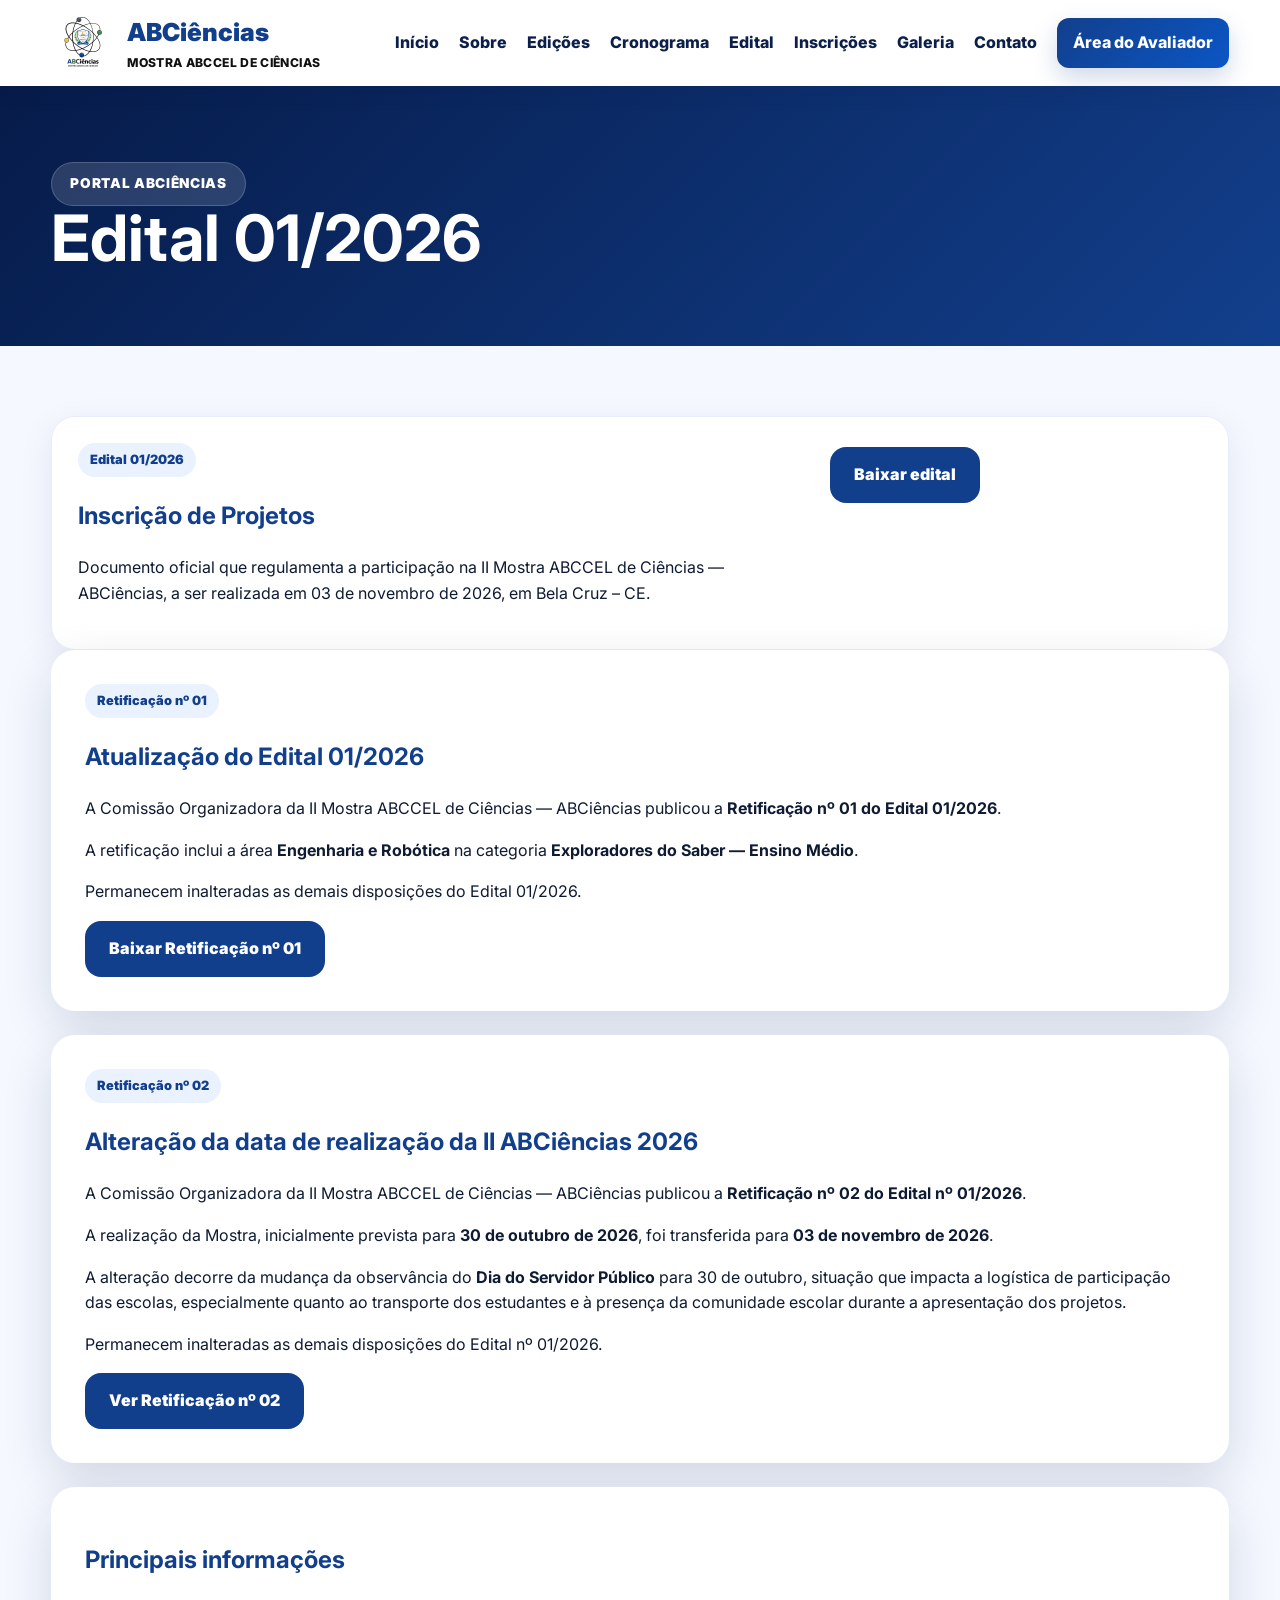
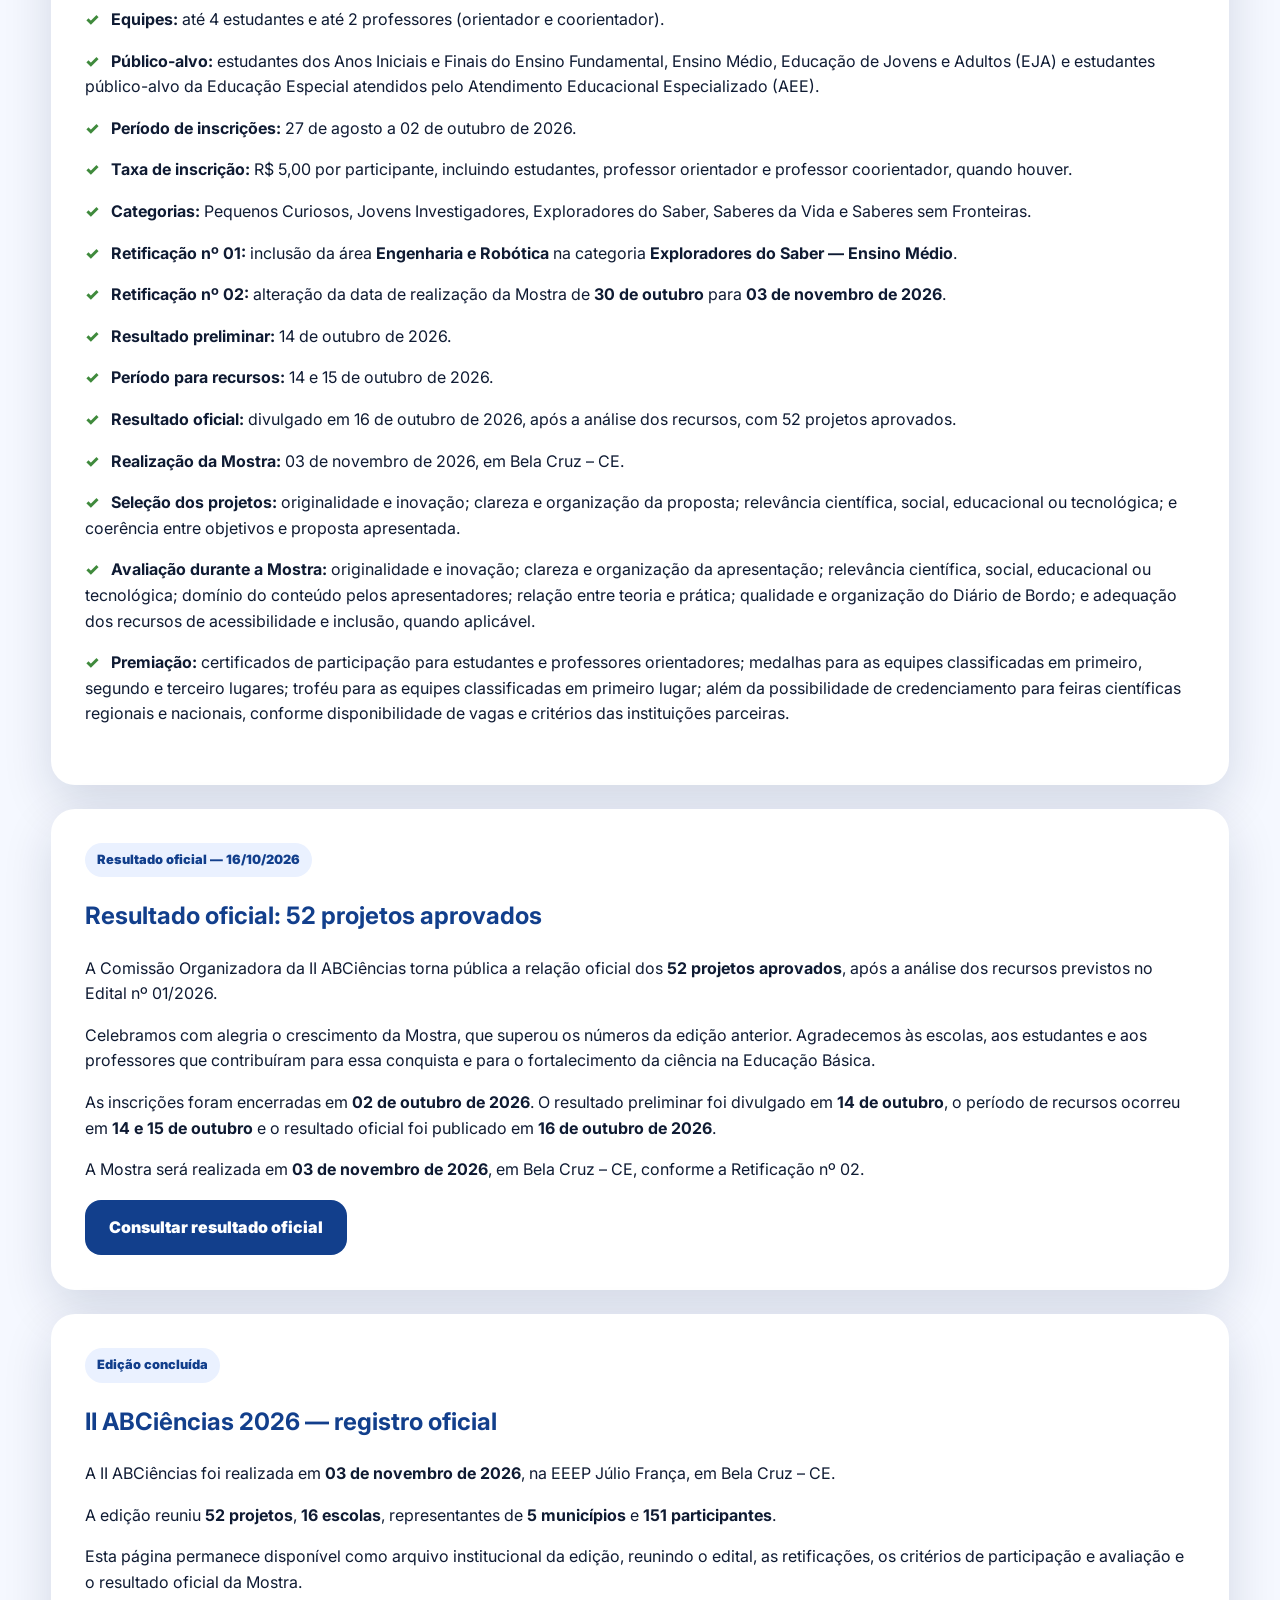
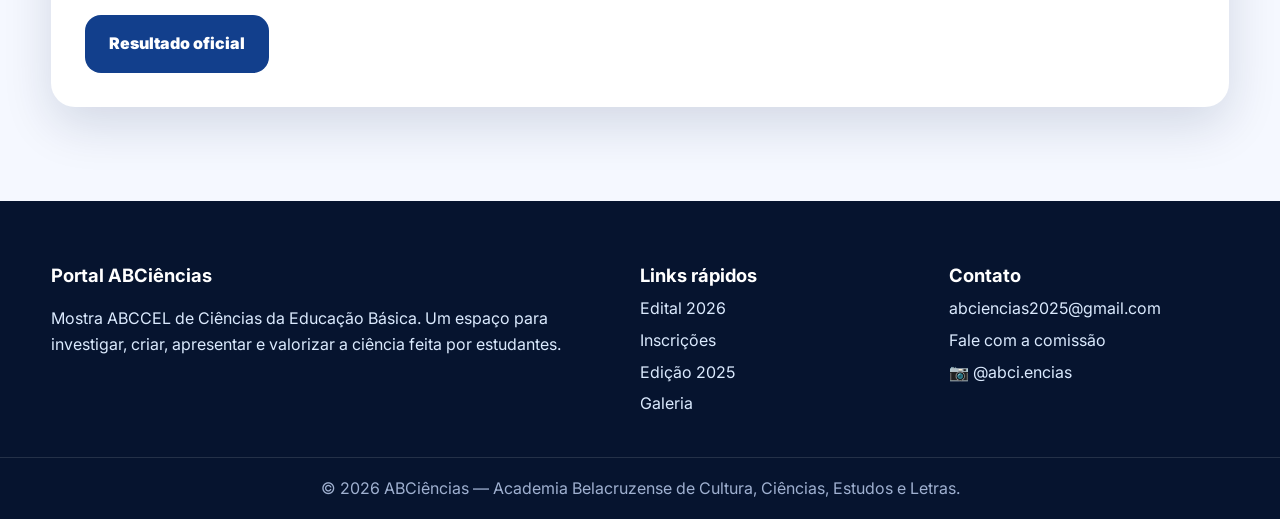
<file: paginas/edital.html>
<!DOCTYPE html>
<html lang="pt-BR">

<head>

    <meta charset="UTF-8"/>

    <meta name="viewport"
          content="width=device-width, initial-scale=1.0"/>

    <meta name="description"
          content="Documentos oficiais da II ABCiências 2026 — Edital, retificações, critérios, resultado e registros da Mostra ABCCEL de Ciências."/>

    <title>
        Edital | Portal ABCiências
    </title>

    <link rel="preconnect"
          href="https://fonts.googleapis.com">

    <link rel="preconnect"
          href="https://fonts.gstatic.com"
          crossorigin>

    <link href="https://fonts.googleapis.com/css2?family=Inter:wght@400;500;600;700;800;900&display=swap"
          rel="stylesheet">

    <link rel="stylesheet"
          href="../css/style.css"/>

</head>


<body>


<!-- CABEÇALHO -->

<header class="topo"
        id="topo">

    <div class="container topo__conteudo">

        <a class="marca"
           href="../index.html"
           aria-label="Página inicial do Portal ABCiências">

            <img src="../imagens/logo-abciencias.png"
                 alt="Logomarca ABCiências"/>

            <div>

                <strong>
                    ABCiências
                </strong>

                <span>
                    Mostra ABCCEL de Ciências
                </span>

            </div>

        </a>


        <button class="menu-botao"
                aria-label="Abrir menu"
                aria-expanded="false">

            ☰

        </button>


        <nav class="menu">

            <a href="../index.html">
                Início
            </a>

            <a href="../paginas/sobre.html">
                Sobre
            </a>

            <a href="../paginas/edicoes.html">
                Edições
            </a>

            <a href="../paginas/cronograma.html">
                Cronograma
            </a>

            <a href="../paginas/edital.html">
                Edital
            </a>

            <a href="../paginas/inscricoes.html">
                Inscrições
            </a>

            <a href="../paginas/galeria.html">
                Galeria
            </a>

            <a href="../paginas/contato.html">
                Contato
            </a>

            <a class="menu-destaque"
               href="../paginas/avaliadores.html">

                Área do Avaliador

            </a>

        </nav>

    </div>

</header>



<main>


<!-- TÍTULO DA PÁGINA -->

<section class="pagina-hero">

    <div class="container">

        <span class="etiqueta">
            Portal ABCiências
        </span>

        <h1>
            Edital 01/2026
        </h1>

    </div>

</section>



<section class="conteudo-pagina">

    <div class="container">


        <!-- EDITAL -->

        <div class="edital-card">

            <div>

                <span class="tag">
                    Edital 01/2026
                </span>

                <h2>
                    Inscrição de Projetos
                </h2>

                <p>
                    Documento oficial que regulamenta a participação
                    na II Mostra ABCCEL de Ciências — ABCiências,
                    a ser realizada em 03 de novembro de 2026,
                    em Bela Cruz – CE.
                </p>

            </div>
            <div>

                <a class="botao botao--azul"
                   href="../documentos/MOSTRA%20ABCCEL%20DE%20CI%C3%8ANCIAS.docx"
                   download>

                    Baixar edital

                </a>


                <a class="botao botao--secundario"
                   href="../documentos/Retificacao_01_Edital_01_2026_ABCiencias.docx"
                   download>

                    Baixar Retificação nº 01

                </a>


                <a class="botao botao--secundario"
                   href="../documentos/Retificacao_02_Edital_01_2026_ABCiencias.pdf"
                   target="_blank"
                   rel="noopener noreferrer">

                    Ver Retificação nº 02

                </a>

            </div>

        </div>



        <!-- RETIFICAÇÃO -->

        <div class="bloco">

            <span class="tag">
                Retificação nº 01
            </span>

            <h2>
                Atualização do Edital 01/2026
            </h2>

            <p>
                A Comissão Organizadora da II Mostra ABCCEL de Ciências —
                ABCiências publicou a
                <strong>Retificação nº 01 do Edital 01/2026</strong>.
            </p>

            <p>
                A retificação inclui a área
                <strong>Engenharia e Robótica</strong>
                na categoria
                <strong>Exploradores do Saber — Ensino Médio</strong>.
            </p>

            <p>
                Permanecem inalteradas as demais disposições
                do Edital 01/2026.
            </p>


            <a class="botao botao--azul"
               href="../documentos/Retificacao_01_Edital_01_2026_ABCiencias.docx"
               download>

                Baixar Retificação nº 01

            </a>

        </div>




        <!-- RETIFICAÇÃO Nº 02 -->

        <div class="bloco">

            <span class="tag">
                Retificação nº 02
            </span>

            <h2>
                Alteração da data de realização da II ABCiências 2026
            </h2>

            <p>
                A Comissão Organizadora da II Mostra ABCCEL de Ciências —
                ABCiências publicou a
                <strong>Retificação nº 02 do Edital nº 01/2026</strong>.
            </p>

            <p>
                A realização da Mostra, inicialmente prevista para
                <strong>30 de outubro de 2026</strong>,
                foi transferida para
                <strong>03 de novembro de 2026</strong>.
            </p>

            <p>
                A alteração decorre da mudança da observância do
                <strong>Dia do Servidor Público</strong> para 30 de outubro,
                situação que impacta a logística de participação das escolas,
                especialmente quanto ao transporte dos estudantes e à presença
                da comunidade escolar durante a apresentação dos projetos.
            </p>

            <p>
                Permanecem inalteradas as demais disposições
                do Edital nº 01/2026.
            </p>


            <a class="botao botao--azul"
               href="../documentos/Retificacao_02_Edital_01_2026_ABCiencias.pdf"
               target="_blank"
               rel="noopener noreferrer">

                Ver Retificação nº 02

            </a>

        </div>


        <!-- PRINCIPAIS INFORMAÇÕES DA EDIÇÃO 2026 -->

        <div class="bloco">

            <h2>
                Principais informações
            </h2>


            <ul class="lista-check">


                <li>

                    <strong>
                        Equipes:
                    </strong>

                    até 4 estudantes e até 2 professores
                    (orientador e coorientador).

                </li>


                <li>

                    <strong>
                        Público-alvo:
                    </strong>

                    estudantes dos Anos Iniciais e Finais
                    do Ensino Fundamental, Ensino Médio,
                    Educação de Jovens e Adultos (EJA)
                    e estudantes público-alvo da Educação Especial
                    atendidos pelo Atendimento Educacional
                    Especializado (AEE).

                </li>


                <li>

                    <strong>
                        Período de inscrições:
                    </strong>

                    27 de agosto a 02 de outubro de 2026.

                </li>


                <li>

                    <strong>
                        Taxa de inscrição:
                    </strong>

                    R$ 5,00 por participante,
                    incluindo estudantes,
                    professor orientador
                    e professor coorientador,
                    quando houver.

                </li>


                <li>

                    <strong>
                        Categorias:
                    </strong>

                    Pequenos Curiosos,
                    Jovens Investigadores,
                    Exploradores do Saber,
                    Saberes da Vida
                    e Saberes sem Fronteiras.

                </li>


                <li>

                    <strong>
                        Retificação nº 01:
                    </strong>

                    inclusão da área
                    <strong>Engenharia e Robótica</strong>
                    na categoria
                    <strong>Exploradores do Saber — Ensino Médio</strong>.

                </li>


                <li>

                    <strong>
                        Retificação nº 02:
                    </strong>

                    alteração da data de realização da Mostra
                    de <strong>30 de outubro</strong> para
                    <strong>03 de novembro de 2026</strong>.

                </li>


                <li>

                    <strong>
                        Resultado preliminar:
                    </strong>

                    14 de outubro de 2026.

                </li>


                <li>

                    <strong>
                        Período para recursos:
                    </strong>

                    14 e 15 de outubro de 2026.

                </li>


                <li>

                    <strong>
                        Resultado oficial:
                    </strong>

                    divulgado em 16 de outubro de 2026, após a análise dos recursos,
                    com 52 projetos aprovados.

                </li>


                <li>

                    <strong>
                        Realização da Mostra:
                    </strong>

                    03 de novembro de 2026,
                    em Bela Cruz – CE.

                </li>


                <li>

                    <strong>
                        Seleção dos projetos:
                    </strong>

                    originalidade e inovação;
                    clareza e organização da proposta;
                    relevância científica, social,
                    educacional ou tecnológica;
                    e coerência entre objetivos
                    e proposta apresentada.

                </li>


                <li>

                    <strong>
                        Avaliação durante a Mostra:
                    </strong>

                    originalidade e inovação;
                    clareza e organização da apresentação;
                    relevância científica, social,
                    educacional ou tecnológica;
                    domínio do conteúdo pelos apresentadores;
                    relação entre teoria e prática;
                    qualidade e organização do Diário de Bordo;
                    e adequação dos recursos de acessibilidade
                    e inclusão, quando aplicável.

                </li>


                <li>

                    <strong>
                        Premiação:
                    </strong>

                    certificados de participação para estudantes
                    e professores orientadores;
                    medalhas para as equipes classificadas
                    em primeiro, segundo e terceiro lugares;
                    troféu para as equipes classificadas
                    em primeiro lugar;
                    além da possibilidade de credenciamento
                    para feiras científicas regionais e nacionais,
                    conforme disponibilidade de vagas
                    e critérios das instituições parceiras.

                </li>


            </ul>

        </div>



        <!-- INSCRIÇÕES ENCERRADAS / RESULTADO OFICIAL -->

        <div class="bloco">

            <span class="tag">Resultado oficial — 16/10/2026</span>

            <h2>
                Resultado oficial: 52 projetos aprovados
            </h2>

            <p>
                A Comissão Organizadora da II ABCiências torna pública a relação oficial
                dos <strong>52 projetos aprovados</strong>, após a análise dos recursos
                previstos no Edital nº 01/2026.
            </p>

            <p>
                Celebramos com alegria o crescimento da Mostra, que superou os números
                da edição anterior. Agradecemos às escolas, aos estudantes e aos professores
                que contribuíram para essa conquista e para o fortalecimento da ciência
                na Educação Básica.
            </p>

            <p>
                As inscrições foram encerradas em <strong>02 de outubro de 2026</strong>.
                O resultado preliminar foi divulgado em <strong>14 de outubro</strong>,
                o período de recursos ocorreu em <strong>14 e 15 de outubro</strong>
                e o resultado oficial foi publicado em <strong>16 de outubro de 2026</strong>.
            </p>

            <p>
                A Mostra será realizada em <strong>03 de novembro de 2026</strong>,
                em Bela Cruz – CE, conforme a Retificação nº 02.
            </p>

            <a class="botao botao--azul"
               href="../documentos/Resultado_Oficial_ABCiencias_2026.pdf"
               target="_blank"
               rel="noopener noreferrer">

                Consultar resultado oficial

            </a>

            <a class="botao botao--secundario"
               href="../documentos/Retificacao_02_Edital_01_2026_ABCiencias.pdf"
               target="_blank"
               rel="noopener noreferrer">

                Ver Retificação nº 02

            </a>

        </div>



        <!-- REGISTRO PÓS-EVENTO -->

        <div class="bloco">

            <span class="tag">
                Edição concluída
            </span>

            <h2>
                II ABCiências 2026 — registro oficial
            </h2>

            <p>
                A II ABCiências foi realizada em
                <strong>03 de novembro de 2026</strong>,
                na EEEP Júlio França, em Bela Cruz – CE.
            </p>

            <p>
                A edição reuniu <strong>52 projetos</strong>,
                <strong>16 escolas</strong>,
                representantes de <strong>5 municípios</strong>
                e <strong>151 participantes</strong>.
            </p>

            <p>
                Esta página permanece disponível como arquivo institucional
                da edição, reunindo o edital, as retificações,
                os critérios de participação e avaliação
                e o resultado oficial da Mostra.
            </p>

            <div style="display:flex; gap:12px; flex-wrap:wrap; margin-top:20px;">

                <a class="botao botao--azul"
                   href="../documentos/Resultado_Oficial_ABCiencias_2026.pdf"
                   target="_blank"
                   rel="noopener noreferrer">
                    Resultado oficial
                </a>

                <a class="botao botao--secundario"
                   href="galeria.html">
                    Ver galeria 2026
                </a>

                <a class="botao botao--secundario"
                   href="edicoes.html">
                    Ver edição 2026
                </a>

            </div>

        </div>



    </div>

</section>


</main>



<!-- RODAPÉ -->

<footer class="rodape">

    <div class="container rodape__grid">


        <div>

            <strong>
                Portal ABCiências
            </strong>

            <p>

                Mostra ABCCEL de Ciências
                da Educação Básica.

                Um espaço para investigar,
                criar, apresentar
                e valorizar a ciência
                feita por estudantes.

            </p>

        </div>


        <div>

            <strong>
                Links rápidos
            </strong>

            <a href="../paginas/edital.html">
                Edital 2026
            </a>

            <a href="../paginas/inscricoes.html">
                Inscrições
            </a>

            <a href="../paginas/edicao-2025.html">
                Edição 2025
            </a>

            <a href="../paginas/galeria.html">
                Galeria
            </a>

        </div>


        <div>

            <strong>
                Contato
            </strong>

            <a href="mailto:abciencias2025@gmail.com">
                abciencias2025@gmail.com
            </a>

            <a href="../paginas/contato.html">
                Fale com a comissão
            </a>

            <a href="https://www.instagram.com/abci.encias?igsh=MWxobHc5eThuZXZkYg=="
               target="_blank"
               rel="noopener noreferrer">

                📷 @abci.encias

            </a>

        </div>


    </div>


    <div class="rodape__base">

        © 2026 ABCiências —
        Academia Belacruzense de Cultura,
        Ciências, Estudos e Letras.

    </div>


</footer>


<script src="../js/script.js"></script>


</body>

</html>
</file>
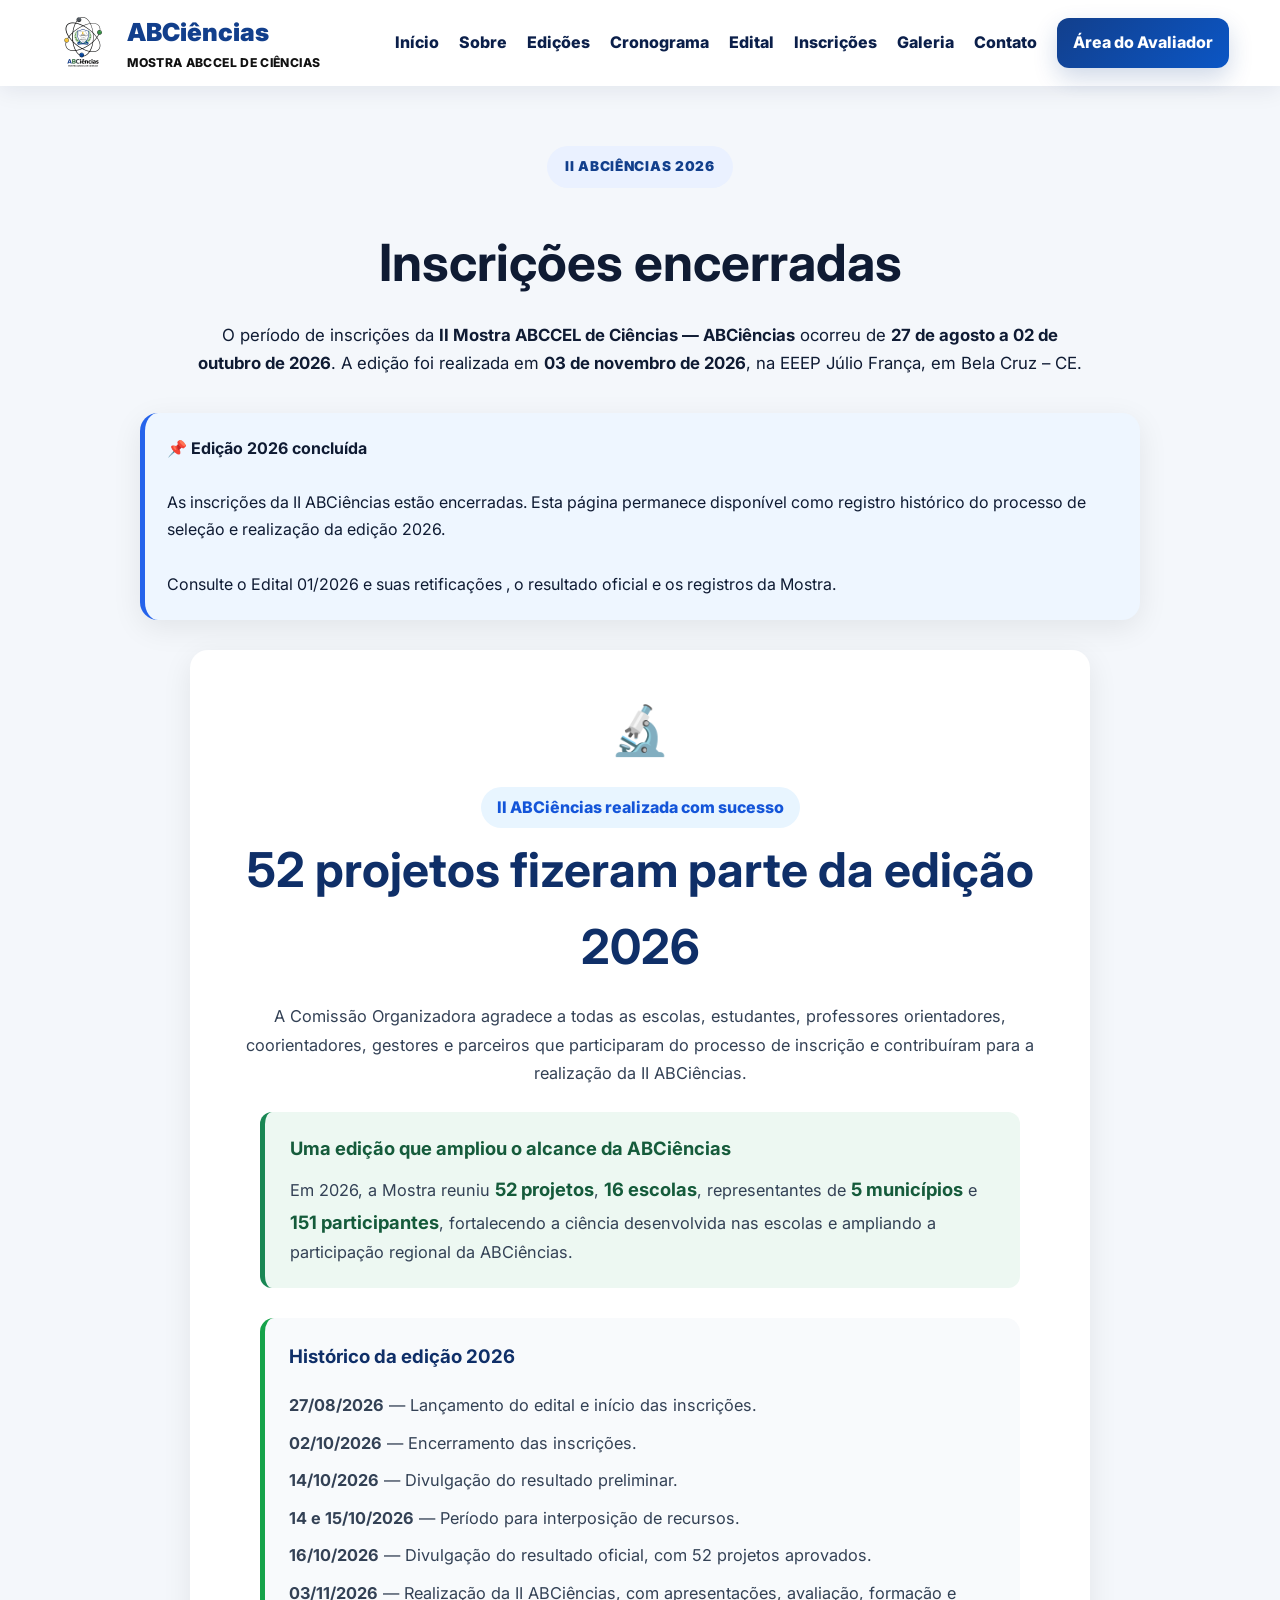
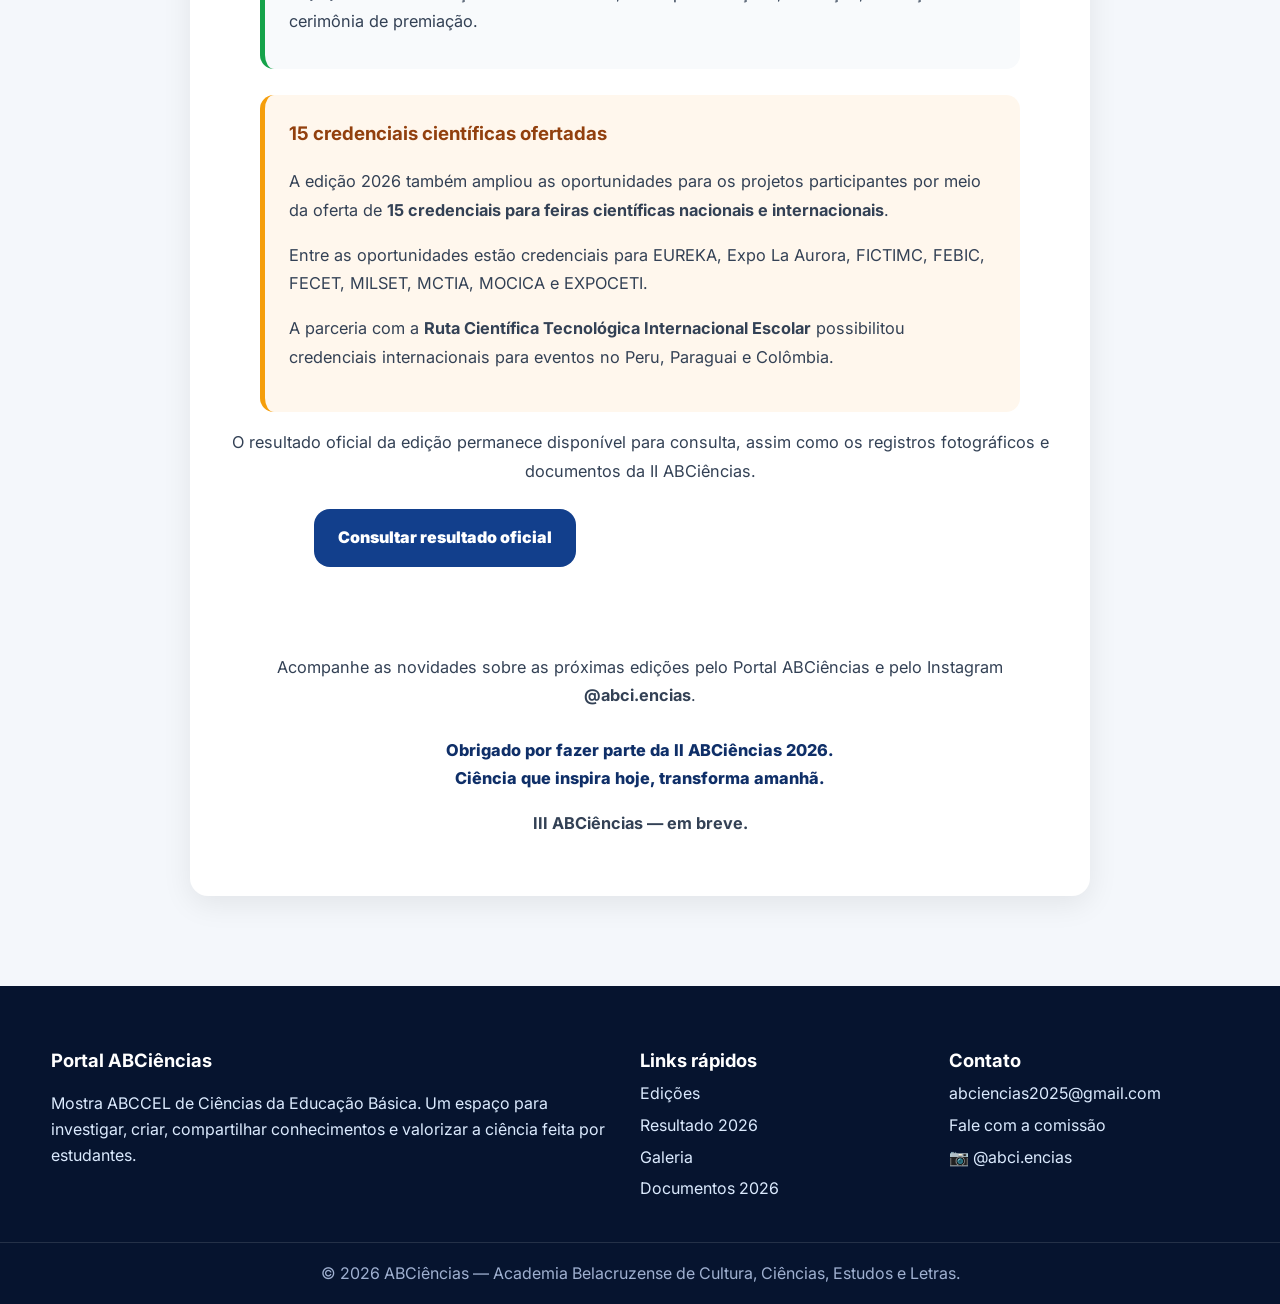
<file: paginas/inscricoes.html>
<!DOCTYPE html>
<html lang="pt-BR">

<head>
    <meta charset="UTF-8">

    <meta name="viewport"
          content="width=device-width, initial-scale=1.0">

    <meta name="description"
          content="Inscrições encerradas da II ABCiências — Mostra ABCCEL de Ciências 2026. Consulte o histórico da edição, o resultado oficial e os registros da Mostra.">

    <title>
        Inscrições 2026 | Portal ABCiências
    </title>

    <link rel="preconnect"
          href="https://fonts.googleapis.com">

    <link rel="preconnect"
          href="https://fonts.gstatic.com"
          crossorigin>

    <link href="https://fonts.googleapis.com/css2?family=Inter:wght@400;500;600;700;800;900&display=swap"
          rel="stylesheet">

    <link rel="stylesheet"
          href="../css/style.css">

    <style>

        body {
            background: #f4f7fb;
        }

        .pagina-inscricao {
            padding: 60px 20px 90px;
        }

        .inscricao-cabecalho {
            max-width: 900px;
            margin: 0 auto 35px;
            text-align: center;
        }

        .inscricao-cabecalho h1 {
            margin-bottom: 15px;
            font-size: clamp(2rem, 5vw, 3.2rem);
        }

        .inscricao-cabecalho p {
            line-height: 1.7;
            font-size: 1.05rem;
        }

        .inscricao-conteudo {
            max-width: 1000px;
            margin: 0 auto;
        }

        .aviso-inscricao,
        .bloco-inscricao,
        .inscricoes-encerradas {
            background: #ffffff;
            border-radius: 18px;
            box-shadow: 0 8px 30px rgba(0,0,0,.08);
        }

        .aviso-inscricao {
            padding: 22px;
            border-left: 5px solid #2563eb;
            margin-bottom: 30px;
            line-height: 1.7;
            background: #eef6ff;
        }

        .bloco-inscricao {
            padding: 30px;
            margin-bottom: 30px;
        }

        .inscricoes-encerradas {
            max-width: 900px;
            margin: 0 auto;
            padding: 42px 35px;
            text-align: center;
        }

        .inscricoes-encerradas__icone {
            font-size: 3rem;
            margin-bottom: 10px;
        }

        .inscricoes-encerradas h2 {
            margin: 0 0 16px;
            font-size: clamp(2rem, 5vw, 3rem);
            color: #0f2f68;
        }

        .inscricoes-encerradas p {
            line-height: 1.75;
            color: #334155;
            font-size: 1.02rem;
        }

        .encerradas-destaque {
            display: inline-block;
            margin: 8px 0 4px;
            padding: 8px 16px;
            border-radius: 999px;
            background: #e8f5ff;
            color: #1455d9;
            font-weight: 800;
        }

        .conquista-edicao {
            margin: 24px auto;
            padding: 22px 25px;
            max-width: 760px;
            background: #edf8f2;
            border-left: 5px solid #198754;
            border-radius: 12px;
            text-align: left;
        }

        .conquista-edicao strong {
            color: #155b3b;
            font-size: 1.15rem;
        }

        .conquista-edicao p {
            margin: 10px 0 0;
        }

        .resumo-edicao {
            margin: 30px auto 20px;
            max-width: 760px;
            text-align: left;
            background: #f8fafc;
            border-left: 5px solid #16a34a;
            border-radius: 14px;
            padding: 24px;
        }

        .resumo-edicao h3 {
            margin-top: 0;
            color: #0f2f68;
        }

        .resumo-edicao p {
            margin: 9px 0;
        }

        .credenciais-box {
            margin: 26px auto 10px;
            max-width: 760px;
            text-align: left;
            padding: 24px;
            border-radius: 14px;
            background: #fff7ed;
            border-left: 5px solid #f59e0b;
        }

        .credenciais-box h3 {
            margin-top: 0;
            color: #92400e;
        }

        .encerradas-final {
            margin-top: 26px;
            font-weight: 800;
            color: #0f2f68 !important;
        }

        @media(max-width: 700px) {
            .inscricoes-encerradas,
            .bloco-inscricao {
                padding: 22px;
            }
        }

    </style>

</head>

<body>

<header class="topo"
        id="topo">

    <div class="container topo__conteudo">

        <a class="marca"
           href="../index.html"
           aria-label="Página inicial do Portal ABCiências">

            <img src="../imagens/logo-abciencias.png"
                 alt="Logomarca ABCiências">

            <div>

                <strong>
                    ABCiências
                </strong>

                <span>
                    Mostra ABCCEL de Ciências
                </span>

            </div>

        </a>

        <button class="menu-botao"
                aria-label="Abrir menu"
                aria-expanded="false">
            ☰
        </button>

        <nav class="menu">

            <a href="../index.html">Início</a>
            <a href="sobre.html">Sobre</a>
            <a href="edicoes.html">Edições</a>
            <a href="cronograma.html">Cronograma</a>
            <a href="edital.html">Edital</a>
            <a href="inscricoes.html">Inscrições</a>
            <a href="galeria.html">Galeria</a>
            <a href="contato.html">Contato</a>

            <a class="menu-destaque"
               href="avaliadores.html">
                Área do Avaliador
            </a>

        </nav>

    </div>

</header>


<main class="pagina-inscricao">

    <div class="inscricao-cabecalho">

        <span class="subtitulo">
            II ABCiências 2026
        </span>

        <h1>
            Inscrições encerradas
        </h1>

        <p>
            O período de inscrições da
            <strong>II Mostra ABCCEL de Ciências — ABCiências</strong>
            ocorreu de <strong>27 de agosto a 02 de outubro de 2026</strong>.
            A edição foi realizada em <strong>03 de novembro de 2026</strong>,
            na EEEP Júlio França, em Bela Cruz – CE.
        </p>

    </div>


    <div class="inscricao-conteudo">

        <div class="aviso-inscricao">

            <strong>
                📌 Edição 2026 concluída
            </strong>

            <br><br>

            As inscrições da II ABCiências estão encerradas.
            Esta página permanece disponível como registro histórico
            do processo de seleção e realização da edição 2026.

            <br><br>

            Consulte o
            <a href="edital.html">
                Edital 01/2026 e suas retificações
            </a>,
            o resultado oficial e os registros da Mostra.

        </div>


        <section class="inscricoes-encerradas"
                 aria-labelledby="tituloInscricoesEncerradas">

            <div class="inscricoes-encerradas__icone">
                🔬
            </div>

            <span class="encerradas-destaque">
                II ABCiências realizada com sucesso
            </span>

            <h2 id="tituloInscricoesEncerradas">
                52 projetos fizeram parte da edição 2026
            </h2>

            <p>
                A Comissão Organizadora agradece a todas as escolas,
                estudantes, professores orientadores, coorientadores,
                gestores e parceiros que participaram do processo de inscrição
                e contribuíram para a realização da II ABCiências.
            </p>


            <div class="conquista-edicao"
                 role="note">

                <strong>
                    Uma edição que ampliou o alcance da ABCiências
                </strong>

                <p>
                    Em 2026, a Mostra reuniu <strong>52 projetos</strong>,
                    <strong>16 escolas</strong>, representantes de
                    <strong>5 municípios</strong> e
                    <strong>151 participantes</strong>,
                    fortalecendo a ciência desenvolvida nas escolas
                    e ampliando a participação regional da ABCiências.
                </p>

            </div>


            <div class="resumo-edicao">

                <h3>
                    Histórico da edição 2026
                </h3>

                <p>
                    <strong>27/08/2026</strong> —
                    Lançamento do edital e início das inscrições.
                </p>

                <p>
                    <strong>02/10/2026</strong> —
                    Encerramento das inscrições.
                </p>

                <p>
                    <strong>14/10/2026</strong> —
                    Divulgação do resultado preliminar.
                </p>

                <p>
                    <strong>14 e 15/10/2026</strong> —
                    Período para interposição de recursos.
                </p>

                <p>
                    <strong>16/10/2026</strong> —
                    Divulgação do resultado oficial,
                    com 52 projetos aprovados.
                </p>

                <p>
                    <strong>03/11/2026</strong> —
                    Realização da II ABCiências,
                    com apresentações, avaliação,
                    formação e cerimônia de premiação.
                </p>

            </div>


            <div class="credenciais-box">

                <h3>
                    15 credenciais científicas ofertadas
                </h3>

                <p>
                    A edição 2026 também ampliou as oportunidades
                    para os projetos participantes por meio da oferta
                    de <strong>15 credenciais para feiras científicas
                    nacionais e internacionais</strong>.
                </p>

                <p>
                    Entre as oportunidades estão credenciais para
                    EUREKA, Expo La Aurora, FICTIMC, FEBIC,
                    FECET, MILSET, MCTIA, MOCICA e EXPOCETI.
                </p>

                <p>
                    A parceria com a
                    <strong>Ruta Científica Tecnológica Internacional Escolar</strong>
                    possibilitou credenciais internacionais para eventos
                    no Peru, Paraguai e Colômbia.
                </p>

            </div>


            <p>
                O resultado oficial da edição permanece disponível
                para consulta, assim como os registros fotográficos
                e documentos da II ABCiências.
            </p>


            <div style="display:flex; gap:12px; justify-content:center; flex-wrap:wrap; margin-top:24px;">

                <a class="botao botao--azul"
                   href="../documentos/Resultado_Oficial_ABCiencias_2026.pdf"
                   target="_blank"
                   rel="noopener noreferrer">

                    Consultar resultado oficial

                </a>

                <a class="botao botao--secundario"
                   href="galeria.html">

                    Ver galeria 2026

                </a>

                <a class="botao botao--secundario"
                   href="edicoes.html">

                    Ver edição 2026

                </a>

                <a class="botao botao--secundario"
                   href="edital.html">

                    Documentos da edição

                </a>

            </div>


            <p>
                Acompanhe as novidades sobre as próximas edições
                pelo Portal ABCiências e pelo Instagram
                <strong>@abci.encias</strong>.
            </p>


            <p class="encerradas-final">
                Obrigado por fazer parte da II ABCiências 2026.<br>
                Ciência que inspira hoje, transforma amanhã.
            </p>


            <p>
                <strong>
                    III ABCiências — em breve.
                </strong>
            </p>

        </section>

    </div>

</main>


<footer class="rodape">

    <div class="container rodape__grid">

        <div>

            <strong>
                Portal ABCiências
            </strong>

            <p>
                Mostra ABCCEL de Ciências da Educação Básica.
                Um espaço para investigar, criar,
                compartilhar conhecimentos e valorizar
                a ciência feita por estudantes.
            </p>

        </div>


        <div>

            <strong>
                Links rápidos
            </strong>

            <a href="edicoes.html">
                Edições
            </a>

            <a href="../documentos/Resultado_Oficial_ABCiencias_2026.pdf"
               target="_blank"
               rel="noopener noreferrer">
                Resultado 2026
            </a>

            <a href="galeria.html">
                Galeria
            </a>

            <a href="edital.html">
                Documentos 2026
            </a>

        </div>


        <div>

            <strong>
                Contato
            </strong>

            <a href="mailto:abciencias2025@gmail.com">
                abciencias2025@gmail.com
            </a>

            <a href="contato.html">
                Fale com a comissão
            </a>

            <a href="https://www.instagram.com/abci.encias?igsh=MWxobHc5eThuZXZkYg=="
               target="_blank"
               rel="noopener noreferrer">

                📷 @abci.encias

            </a>

        </div>

    </div>


    <div class="rodape__base">

        © 2026 ABCiências —
        Academia Belacruzense de Cultura,
        Ciências, Estudos e Letras.

    </div>

</footer>


<script src="../js/script.js"></script>


</body>

</html>
</file>
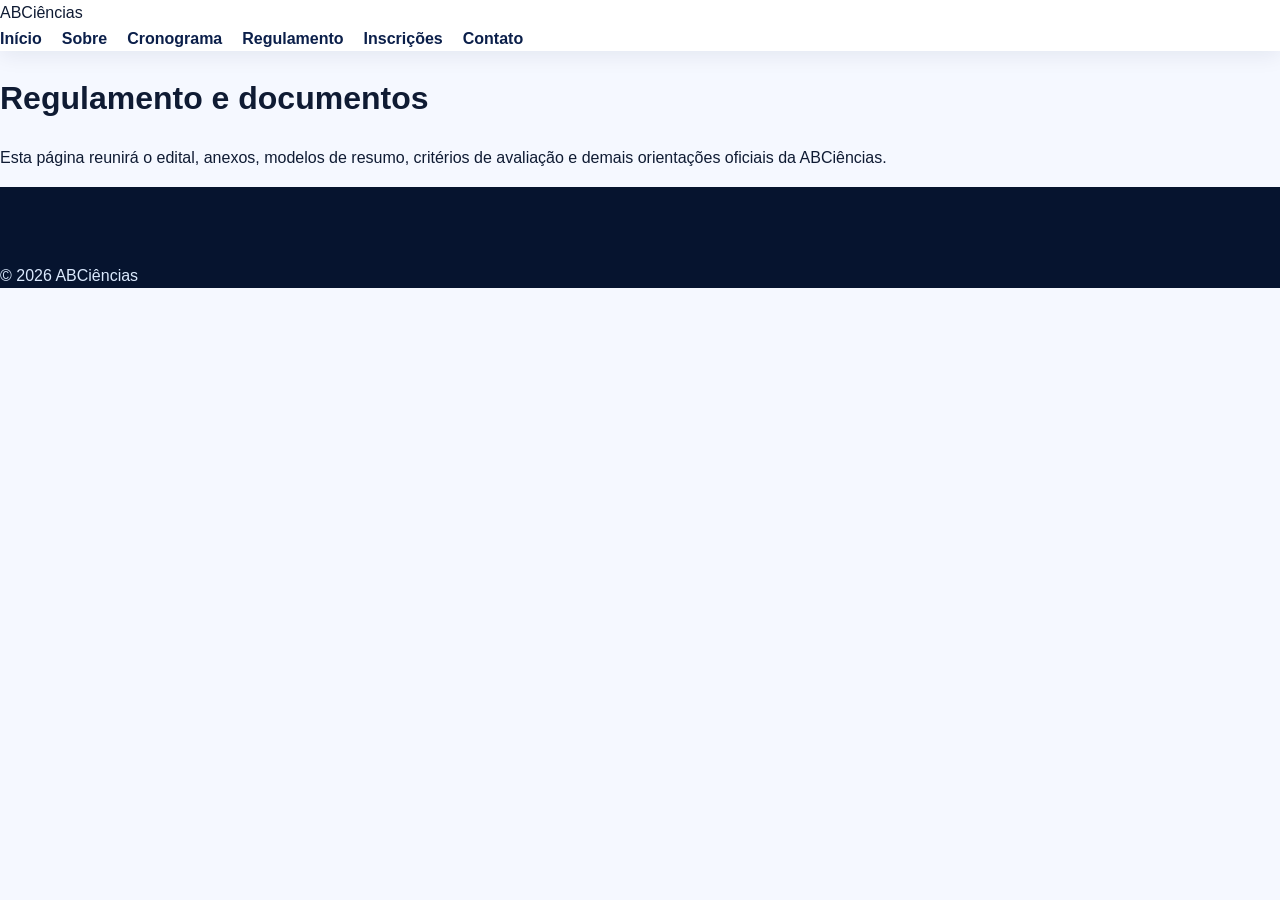
<file: paginas/regulamento.html>
<!DOCTYPE html><html lang="pt-BR"><head><meta charset="UTF-8"><meta name="viewport" content="width=device-width, initial-scale=1.0"><title>Regulamento | ABCiências</title><link rel="stylesheet" href="../css/style.css"></head><body><header class="topo"><a class="logo" href="../index.html">ABCiências</a><button class="menu-botao">☰</button><nav class="menu"><a href="../index.html">Início</a><a href="sobre.html">Sobre</a><a href="cronograma.html">Cronograma</a><a href="regulamento.html">Regulamento</a><a href="inscricoes.html">Inscrições</a><a href="contato.html">Contato</a></nav></header><main class="pagina"><h1>Regulamento e documentos</h1><div class="bloco"><p>Esta página reunirá o edital, anexos, modelos de resumo, critérios de avaliação e demais orientações oficiais da ABCiências.</p></div></main><footer class="rodape"><p>© 2026 ABCiências</p></footer><script src="../js/script.js"></script></body></html>
</file>
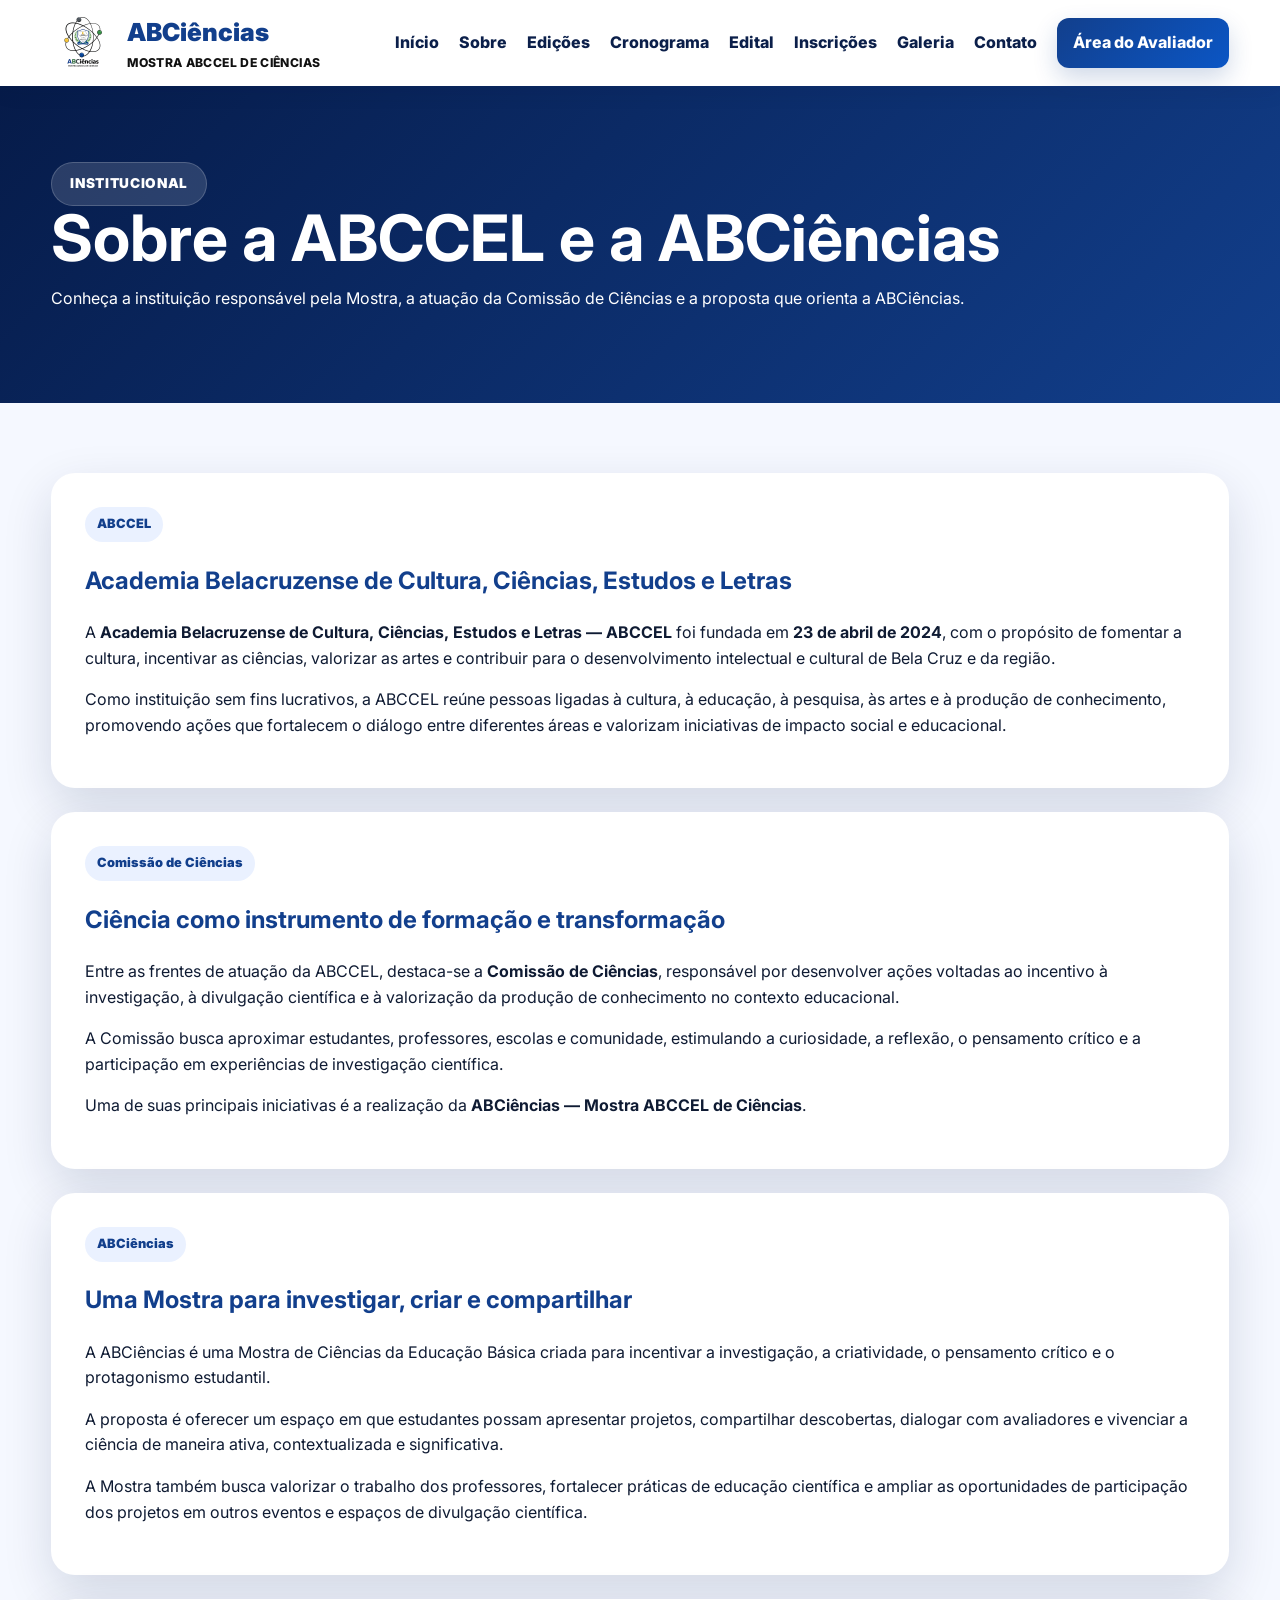
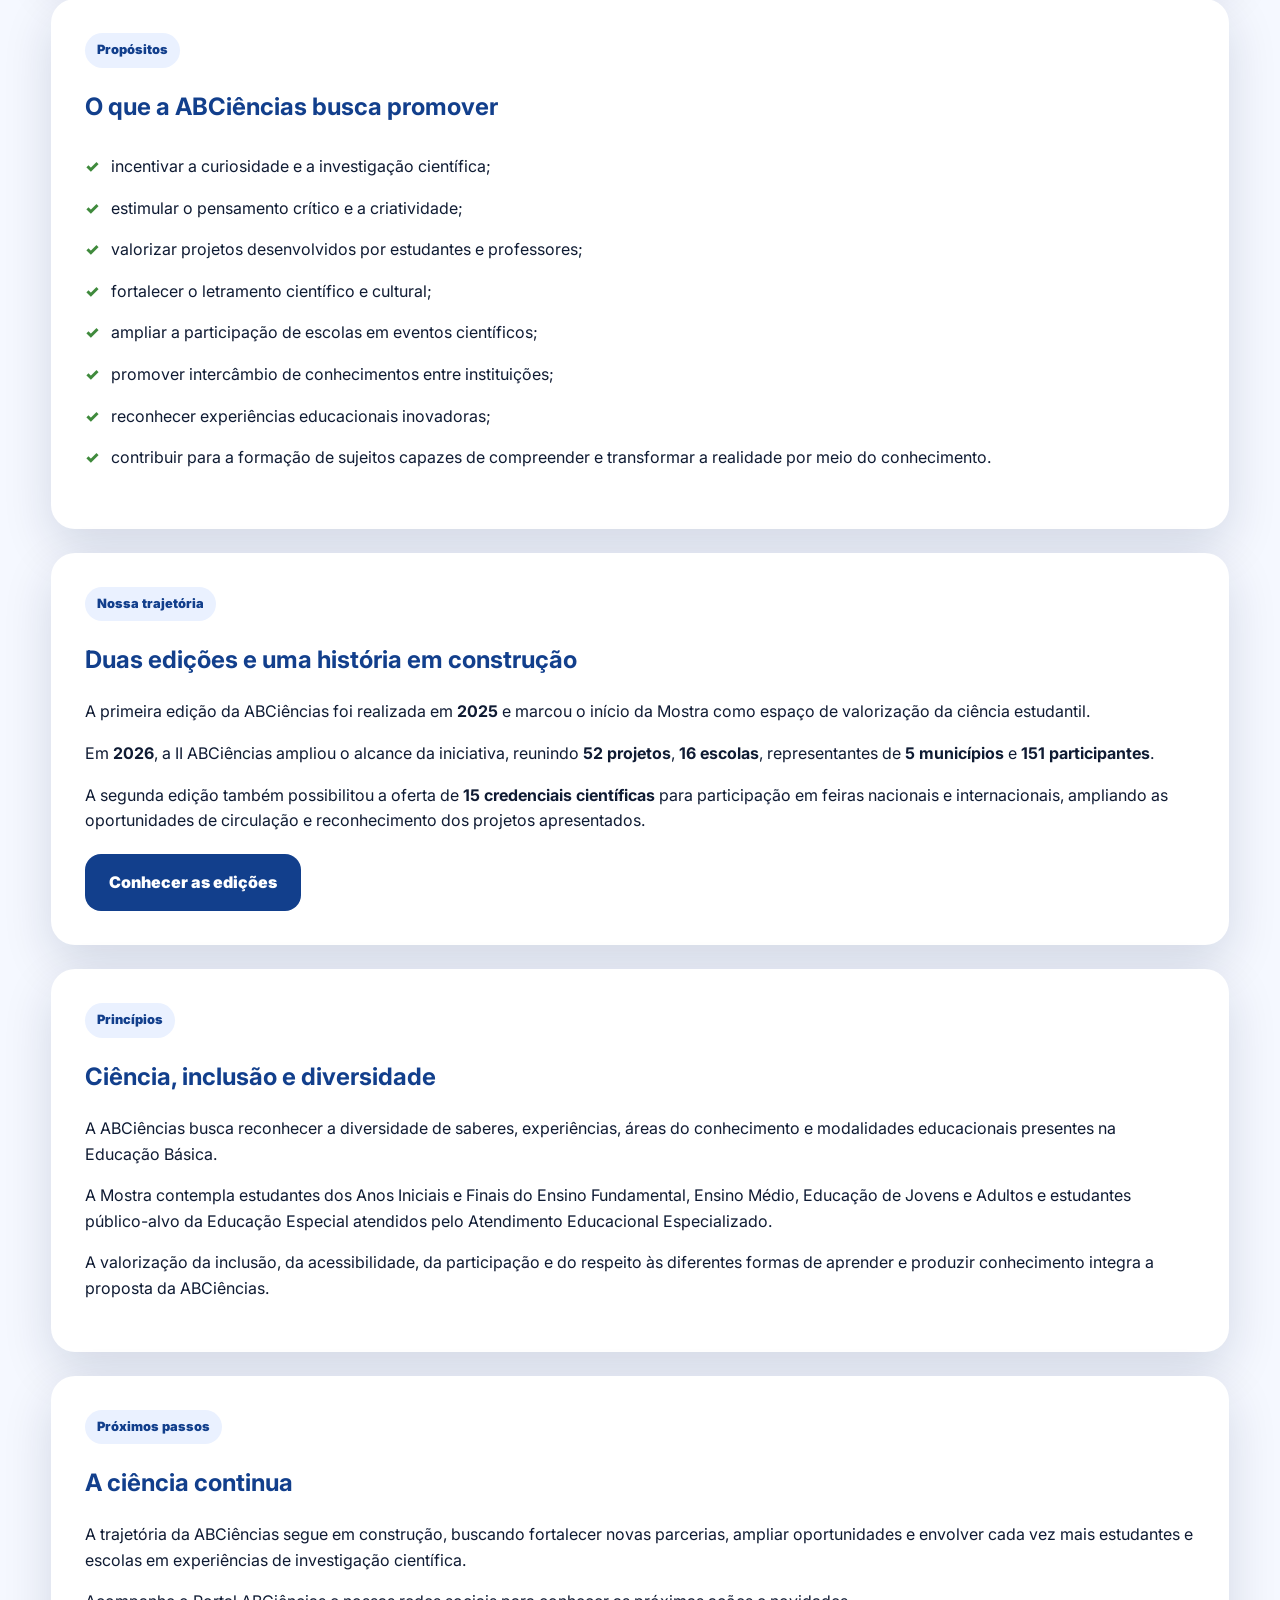
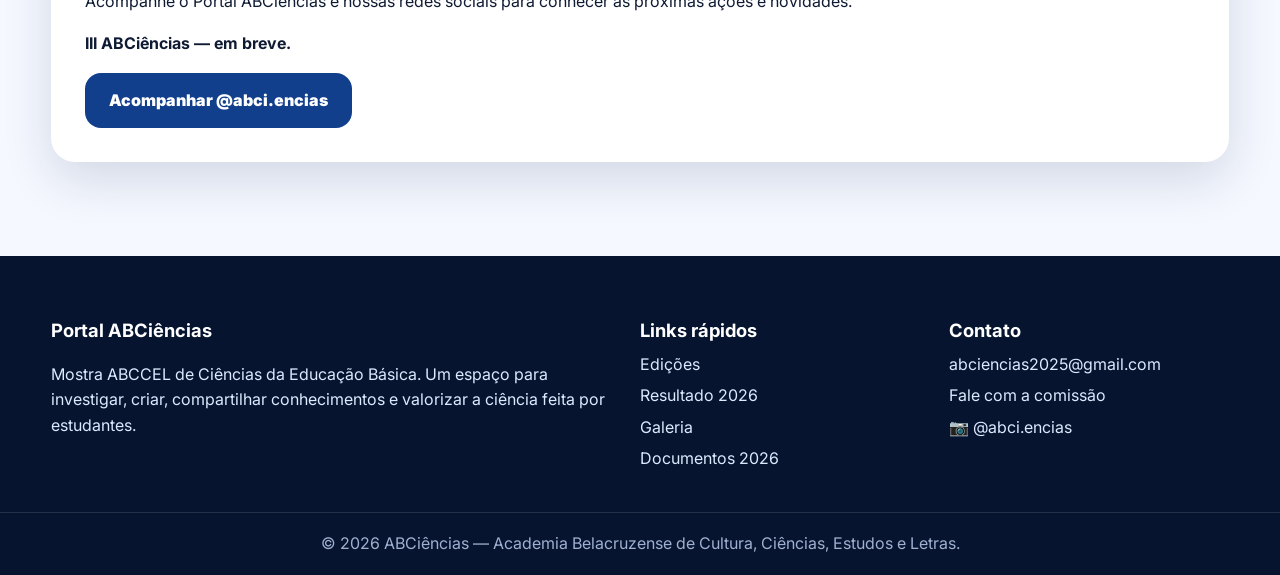
<file: paginas/sobre.html>
<!DOCTYPE html>
<html lang="pt-BR">

<head>

    <meta charset="UTF-8"/>

    <meta name="viewport"
          content="width=device-width, initial-scale=1.0"/>

    <meta name="description"
          content="Conheça a ABCCEL, a Comissão de Ciências e a trajetória da ABCiências — Mostra ABCCEL de Ciências da Educação Básica."/>

    <title>
        Sobre | Portal ABCiências
    </title>

    <link rel="preconnect"
          href="https://fonts.googleapis.com">

    <link rel="preconnect"
          href="https://fonts.gstatic.com"
          crossorigin>

    <link href="https://fonts.googleapis.com/css2?family=Inter:wght@400;500;600;700;800;900&display=swap"
          rel="stylesheet">

    <link rel="stylesheet"
          href="../css/style.css"/>

</head>


<body>


<header class="topo"
        id="topo">

    <div class="container topo__conteudo">


        <a class="marca"
           href="../index.html"
           aria-label="Página inicial do Portal ABCiências">

            <img src="../imagens/logo-abciencias.png"
                 alt="Logomarca ABCiências"/>

            <div>

                <strong>
                    ABCiências
                </strong>

                <span>
                    Mostra ABCCEL de Ciências
                </span>

            </div>

        </a>


        <button class="menu-botao"
                aria-label="Abrir menu"
                aria-expanded="false">

            ☰

        </button>


        <nav class="menu">

            <a href="../index.html">
                Início
            </a>

            <a href="../paginas/sobre.html">
                Sobre
            </a>

            <a href="../paginas/edicoes.html">
                Edições
            </a>

            <a href="../paginas/cronograma.html">
                Cronograma
            </a>

            <a href="../paginas/edital.html">
                Edital
            </a>

            <a href="../paginas/inscricoes.html">
                Inscrições
            </a>

            <a href="../paginas/galeria.html">
                Galeria
            </a>

            <a href="../paginas/contato.html">
                Contato
            </a>

            <a class="menu-destaque"
               href="../paginas/avaliadores.html">

                Área do Avaliador

            </a>

        </nav>


    </div>

</header>



<main>


<section class="pagina-hero">

    <div class="container">

        <span class="etiqueta">
            Institucional
        </span>

        <h1>
            Sobre a ABCCEL e a ABCiências
        </h1>

        <p>
            Conheça a instituição responsável pela Mostra,
            a atuação da Comissão de Ciências e a proposta
            que orienta a ABCiências.
        </p>

    </div>

</section>



<section class="conteudo-pagina">

    <div class="container">


        <div class="bloco">

            <span class="tag">
                ABCCEL
            </span>

            <h2>
                Academia Belacruzense de Cultura, Ciências, Estudos e Letras
            </h2>

            <p>
                A <strong>Academia Belacruzense de Cultura, Ciências,
                Estudos e Letras — ABCCEL</strong> foi fundada em
                <strong>23 de abril de 2024</strong>, com o propósito
                de fomentar a cultura, incentivar as ciências,
                valorizar as artes e contribuir para o desenvolvimento
                intelectual e cultural de Bela Cruz e da região.
            </p>

            <p>
                Como instituição sem fins lucrativos, a ABCCEL reúne
                pessoas ligadas à cultura, à educação, à pesquisa,
                às artes e à produção de conhecimento, promovendo
                ações que fortalecem o diálogo entre diferentes áreas
                e valorizam iniciativas de impacto social e educacional.
            </p>

        </div>



        <div class="bloco">

            <span class="tag">
                Comissão de Ciências
            </span>

            <h2>
                Ciência como instrumento de formação e transformação
            </h2>

            <p>
                Entre as frentes de atuação da ABCCEL,
                destaca-se a <strong>Comissão de Ciências</strong>,
                responsável por desenvolver ações voltadas ao incentivo
                à investigação, à divulgação científica e à valorização
                da produção de conhecimento no contexto educacional.
            </p>

            <p>
                A Comissão busca aproximar estudantes, professores,
                escolas e comunidade, estimulando a curiosidade,
                a reflexão, o pensamento crítico e a participação
                em experiências de investigação científica.
            </p>

            <p>
                Uma de suas principais iniciativas é a realização
                da <strong>ABCiências — Mostra ABCCEL de Ciências</strong>.
            </p>

        </div>



        <div class="bloco">

            <span class="tag">
                ABCiências
            </span>

            <h2>
                Uma Mostra para investigar, criar e compartilhar
            </h2>

            <p>
                A ABCiências é uma Mostra de Ciências da Educação Básica
                criada para incentivar a investigação, a criatividade,
                o pensamento crítico e o protagonismo estudantil.
            </p>

            <p>
                A proposta é oferecer um espaço em que estudantes
                possam apresentar projetos, compartilhar descobertas,
                dialogar com avaliadores e vivenciar a ciência
                de maneira ativa, contextualizada e significativa.
            </p>

            <p>
                A Mostra também busca valorizar o trabalho dos professores,
                fortalecer práticas de educação científica e ampliar
                as oportunidades de participação dos projetos
                em outros eventos e espaços de divulgação científica.
            </p>

        </div>



        <div class="bloco">

            <span class="tag">
                Propósitos
            </span>

            <h2>
                O que a ABCiências busca promover
            </h2>

            <ul class="lista-check">

                <li>
                    incentivar a curiosidade e a investigação científica;
                </li>

                <li>
                    estimular o pensamento crítico e a criatividade;
                </li>

                <li>
                    valorizar projetos desenvolvidos por estudantes e professores;
                </li>

                <li>
                    fortalecer o letramento científico e cultural;
                </li>

                <li>
                    ampliar a participação de escolas em eventos científicos;
                </li>

                <li>
                    promover intercâmbio de conhecimentos entre instituições;
                </li>

                <li>
                    reconhecer experiências educacionais inovadoras;
                </li>

                <li>
                    contribuir para a formação de sujeitos capazes
                    de compreender e transformar a realidade por meio do conhecimento.
                </li>

            </ul>

        </div>



        <div class="bloco">

            <span class="tag">
                Nossa trajetória
            </span>

            <h2>
                Duas edições e uma história em construção
            </h2>

            <p>
                A primeira edição da ABCiências foi realizada em
                <strong>2025</strong> e marcou o início da Mostra
                como espaço de valorização da ciência estudantil.
            </p>

            <p>
                Em <strong>2026</strong>, a II ABCiências ampliou
                o alcance da iniciativa, reunindo
                <strong>52 projetos</strong>,
                <strong>16 escolas</strong>,
                representantes de <strong>5 municípios</strong>
                e <strong>151 participantes</strong>.
            </p>

            <p>
                A segunda edição também possibilitou a oferta de
                <strong>15 credenciais científicas</strong>
                para participação em feiras nacionais e internacionais,
                ampliando as oportunidades de circulação e reconhecimento
                dos projetos apresentados.
            </p>

            <div style="display:flex; gap:12px; flex-wrap:wrap; margin-top:20px;">

                <a class="botao botao--azul"
                   href="../paginas/edicoes.html">

                    Conhecer as edições

                </a>

                <a class="botao botao--secundario"
                   href="../paginas/galeria.html">

                    Ver galeria

                </a>

            </div>

        </div>



        <div class="bloco">

            <span class="tag">
                Princípios
            </span>

            <h2>
                Ciência, inclusão e diversidade
            </h2>

            <p>
                A ABCiências busca reconhecer a diversidade de saberes,
                experiências, áreas do conhecimento e modalidades
                educacionais presentes na Educação Básica.
            </p>

            <p>
                A Mostra contempla estudantes dos Anos Iniciais
                e Finais do Ensino Fundamental, Ensino Médio,
                Educação de Jovens e Adultos e estudantes público-alvo
                da Educação Especial atendidos pelo Atendimento
                Educacional Especializado.
            </p>

            <p>
                A valorização da inclusão, da acessibilidade,
                da participação e do respeito às diferentes formas
                de aprender e produzir conhecimento integra
                a proposta da ABCiências.
            </p>

        </div>



        <div class="bloco">

            <span class="tag">
                Próximos passos
            </span>

            <h2>
                A ciência continua
            </h2>

            <p>
                A trajetória da ABCiências segue em construção,
                buscando fortalecer novas parcerias, ampliar oportunidades
                e envolver cada vez mais estudantes e escolas
                em experiências de investigação científica.
            </p>

            <p>
                Acompanhe o Portal ABCiências e nossas redes sociais
                para conhecer as próximas ações e novidades.
            </p>

            <p>
                <strong>
                    III ABCiências — em breve.
                </strong>
            </p>

            <a class="botao botao--azul"
               href="https://www.instagram.com/abci.encias?igsh=MWxobHc5eThuZXZkYg=="
               target="_blank"
               rel="noopener noreferrer">

                Acompanhar @abci.encias

            </a>

        </div>


    </div>

</section>


</main>



<footer class="rodape">

    <div class="container rodape__grid">


        <div>

            <strong>
                Portal ABCiências
            </strong>

            <p>
                Mostra ABCCEL de Ciências da Educação Básica.
                Um espaço para investigar, criar,
                compartilhar conhecimentos e valorizar
                a ciência feita por estudantes.
            </p>

        </div>



        <div>

            <strong>
                Links rápidos
            </strong>

            <a href="../paginas/edicoes.html">
                Edições
            </a>

            <a href="../documentos/Resultado_Oficial_ABCiencias_2026.pdf"
               target="_blank"
               rel="noopener noreferrer">

                Resultado 2026

            </a>

            <a href="../paginas/galeria.html">
                Galeria
            </a>

            <a href="../paginas/edital.html">
                Documentos 2026
            </a>

        </div>



        <div>

            <strong>
                Contato
            </strong>

            <a href="mailto:abciencias2025@gmail.com">
                abciencias2025@gmail.com
            </a>

            <a href="../paginas/contato.html">
                Fale com a comissão
            </a>

            <a href="https://www.instagram.com/abci.encias?igsh=MWxobHc5eThuZXZkYg=="
               target="_blank"
               rel="noopener noreferrer">

                📷 @abci.encias

            </a>

        </div>


    </div>


    <div class="rodape__base">

        © 2026 ABCiências —
        Academia Belacruzense de Cultura,
        Ciências, Estudos e Letras.

    </div>


</footer>


<script src="../js/script.js"></script>


</body>

</html>
</file>
<file: css/style.css>
:root{--azul:#123f8c;--azul-escuro:#061b49;--azul-2:#0b56c5;--verde:#3f8a3c;--laranja:#ff6b1a;--amarelo:#e6c75f;--cinza:#4e5661;--texto:#0f1b33;--muted:#637083;--fundo:#f5f8ff;--branco:#fff;--sombra:0 18px 50px rgba(6,27,73,.14);--raio:24px;--container:1180px}*{box-sizing:border-box}html{scroll-behavior:smooth}body{margin:0;font-family:Inter,Arial,sans-serif;background:var(--fundo);color:var(--texto);line-height:1.6}a{text-decoration:none;color:inherit}img{max-width:100%;display:block}.container{width:min(92%,var(--container));margin:auto}.topo{position:sticky;top:0;z-index:50;background:rgba(255,255,255,.94);backdrop-filter:blur(14px);box-shadow:0 4px 22px rgba(10,30,70,.08)}.topo__conteudo{height:86px;display:flex;align-items:center;justify-content:space-between;gap:22px}.marca{display:flex;align-items:center;gap:12px}.marca img{width:64px;height:64px;object-fit:contain}.marca strong{font-size:1.55rem;font-weight:900;color:var(--azul)}.marca span{display:block;font-size:.76rem;text-transform:uppercase;font-weight:800;color:#111;letter-spacing:.03em}.menu{display:flex;align-items:center;gap:20px;font-weight:800;color:#0b1f4a}.menu a{position:relative}.menu a:not(.menu-destaque)::after{content:"";position:absolute;left:0;bottom:-8px;width:0;height:3px;background:linear-gradient(90deg,var(--azul),var(--verde));border-radius:8px;transition:.25s}.menu a:hover::after,.menu a.ativo::after{width:100%}.menu-destaque{background:linear-gradient(135deg,var(--azul),var(--azul-2));color:#fff;padding:12px 16px;border-radius:12px;box-shadow:0 10px 24px rgba(18,63,140,.2)}.menu-botao{display:none;border:0;background:var(--azul);color:#fff;border-radius:10px;padding:10px 12px;font-size:1.3rem}.hero{position:relative;overflow:hidden;background:radial-gradient(circle at 72% 32%,rgba(70,135,210,.55),transparent 28%),linear-gradient(135deg,#061b49 0%,#123f8c 58%,#0a3a8d 100%);color:#fff;padding:88px 0 92px}.hero::before{content:"";position:absolute;inset:0;background-image:radial-gradient(rgba(255,255,255,.25) 1px,transparent 1px);background-size:42px 42px;opacity:.16}.hero__grid{position:relative;display:grid;grid-template-columns:1.05fr .95fr;gap:56px;align-items:center}.etiqueta,.subtitulo{display:inline-flex;background:rgba(255,255,255,.14);border:1px solid rgba(255,255,255,.18);padding:10px 18px;border-radius:999px;text-transform:uppercase;font-weight:900;letter-spacing:.05em;font-size:.85rem}.hero h1{font-size:clamp(2.9rem,7vw,5.8rem);line-height:.98;margin:22px 0 24px;font-weight:900;letter-spacing:-.06em}.hero h1 span{color:#67d85e}.hero p{font-size:1.22rem;color:#eaf2ff;max-width:680px}.hero__acoes{display:flex;gap:14px;flex-wrap:wrap;margin:34px 0}.botao{display:inline-flex;align-items:center;justify-content:center;border-radius:16px;padding:15px 24px;font-weight:900;transition:.25s}.botao:hover{transform:translateY(-2px)}.botao--primario{background:linear-gradient(135deg,var(--laranja),#ff8b3d);color:#fff;box-shadow:0 18px 40px rgba(255,107,26,.28)}.botao--secundario{border:1px solid rgba(255,255,255,.45);color:#fff;background:rgba(255,255,255,.08)}.botao--azul{background:var(--azul);color:#fff}.contador{margin-top:28px}.contador p{font-size:.95rem;text-transform:uppercase;font-weight:900;letter-spacing:.04em;margin-bottom:12px;color:#dbeafe}.contador__grid{display:flex;gap:12px;flex-wrap:wrap}.contador__grid div{min-width:92px;text-align:center;padding:16px 14px;background:rgba(255,255,255,.12);border:1px solid rgba(255,255,255,.24);border-radius:18px;backdrop-filter:blur(9px)}.contador strong{display:block;font-size:2rem;line-height:1}.contador span{font-size:.78rem;text-transform:uppercase;font-weight:800;color:#dbeafe}.hero__imagem{position:relative;display:grid;place-items:center;padding:20px}.hero__imagem img{width:min(480px,94%);filter:drop-shadow(0 0 20px rgba(255,255,255,.4))}.orbita{position:absolute;width:82%;aspect-ratio:1;border-radius:50%;border:1px dashed rgba(255,255,255,.25);animation:girar 18s linear infinite}.hero__decor{position:absolute;opacity:.15;font-size:5rem;color:#fff}.hero__decor--1{left:7%;top:30%}.hero__decor--2{right:9%;top:45%}.hero__decor--3{right:13%;top:22%}@keyframes girar{to{transform:rotate(360deg)}}.info-rapida{margin-top:-42px;position:relative;z-index:5}.info-rapida__grid{background:#fff;border-radius:22px;box-shadow:var(--sombra);display:grid;grid-template-columns:repeat(4,1fr);overflow:hidden}.info-rapida article{display:flex;gap:14px;padding:26px;border-right:1px solid #e9eef9}.info-rapida article:last-child{border-right:0}.info-rapida span{font-size:2rem}.info-rapida strong{color:var(--azul)}.info-rapida p{margin:.1rem 0;color:var(--muted)}.secao{padding:92px 0}.secao--clara{background:#fff}.secao--azul{background:linear-gradient(135deg,var(--azul-escuro),var(--azul));color:#fff}.secao__cabecalho{max-width:800px}.secao__cabecalho.central{text-align:center;margin:0 auto 42px}.subtitulo{background:#eaf1ff;color:var(--azul);border:0}.subtitulo--claro{background:rgba(255,255,255,.12);color:#fff}.secao h2{font-size:clamp(2rem,4vw,3.4rem);line-height:1.08;margin:16px 0 14px;letter-spacing:-.04em}.secao p{color:var(--muted);font-size:1.05rem}.secao--azul p{color:#dbeafe}.sobre__grid{display:grid;grid-template-columns:1fr 1fr;gap:48px;align-items:start}.sobre__cards{display:grid;gap:16px}.sobre__cards article,.card,.noticia,.passos article,.memoria-card,.edital-card,.foto-card{background:#fff;border:1px solid #e8eef9;border-radius:var(--raio);box-shadow:0 10px 34px rgba(6,27,73,.08);padding:26px}.sobre__cards strong{font-size:1.2rem;color:var(--azul)}.categorias__grid{display:grid;grid-template-columns:repeat(5,1fr);gap:18px}.card{transition:.25s}.card:hover,.foto-card:hover{transform:translateY(-6px);box-shadow:var(--sombra)}.card span{font-size:2.6rem}.card h3{color:var(--azul);margin:12px 0 8px}.card a{color:var(--laranja);font-weight:900}.passos{display:grid;grid-template-columns:repeat(4,1fr);gap:18px}.passos span{display:grid;place-items:center;width:44px;height:44px;background:linear-gradient(135deg,var(--azul),var(--verde));color:#fff;border-radius:50%;font-weight:900}.passos h3{color:var(--azul)}.cronograma__grid{display:grid;grid-template-columns:.85fr 1.15fr;gap:54px}.timeline{position:relative;padding-left:28px}.timeline::before{content:"";position:absolute;left:9px;top:8px;bottom:8px;width:3px;background:rgba(255,255,255,.26);border-radius:9px}.timeline article{position:relative;background:rgba(255,255,255,.09);border:1px solid rgba(255,255,255,.15);border-radius:18px;padding:20px;margin-bottom:16px}.timeline article span{position:absolute;left:-27px;top:24px;width:18px;height:18px;background:var(--laranja);border:4px solid #fff;border-radius:50%}.timeline strong{font-size:1.1rem}.memoria-grid{display:grid;grid-template-columns:1fr 1fr;gap:28px;align-items:stretch}.memoria-card.destaque{background:linear-gradient(135deg,#fff,#eef4ff)}.galeria-preview{display:grid;grid-template-columns:1fr 1fr;gap:12px}.foto-placeholder{min-height:155px;border-radius:18px;background:linear-gradient(135deg,#eaf1ff,#fff);border:1px dashed #b9c7e7;display:grid;place-items:center;text-align:center;color:var(--azul);font-weight:900}.noticias__grid{display:grid;grid-template-columns:repeat(3,1fr);gap:22px}.noticia div{font-size:2.4rem}.noticia h3{color:var(--azul)}.parceiros__grid{display:grid;grid-template-columns:repeat(4,1fr);gap:18px}.parceiros__grid span{display:grid;place-items:center;min-height:92px;background:#fff;border:1px solid #e8eef9;border-radius:18px;color:#8994a7;font-weight:900;filter:grayscale(1);transition:.25s}.parceiros__grid span:hover{filter:grayscale(0);color:var(--azul);transform:translateY(-3px)}.rodape{background:#06142f;color:#dbeafe;padding:60px 0 0}.rodape__grid{display:grid;grid-template-columns:2fr 1fr 1fr;gap:30px}.rodape strong{color:#fff;font-size:1.15rem}.rodape a{display:block;color:#dbeafe;margin:6px 0}.rodape__base{text-align:center;border-top:1px solid rgba(255,255,255,.12);margin-top:34px;padding:18px;color:#9fb0d0}.revelar{opacity:0;transform:translateY(18px);transition:.7s ease}.revelar.visivel{opacity:1;transform:none}.atraso-1{transition-delay:.08s}.atraso-2{transition-delay:.16s}.atraso-3{transition-delay:.24s}.atraso-4{transition-delay:.32s}.pagina-hero{background:linear-gradient(135deg,var(--azul-escuro),var(--azul));color:#fff;padding:76px 0}.pagina-hero h1{font-size:clamp(2.4rem,5vw,4.5rem);line-height:1;margin:0}.conteudo-pagina{padding:70px 0}.conteudo-pagina .bloco{background:#fff;border-radius:var(--raio);box-shadow:var(--sombra);padding:34px;margin-bottom:24px}.conteudo-pagina h2{color:var(--azul)}.lista-check{padding-left:0;list-style:none}.lista-check li{padding:8px 0}.lista-check li::before{content:"✓";color:var(--verde);font-weight:900;margin-right:8px}.grid-2{display:grid;grid-template-columns:1fr 1fr;gap:24px}.grid-3{display:grid;grid-template-columns:repeat(3,1fr);gap:18px}.galeria-grid{display:grid;grid-template-columns:repeat(3,1fr);gap:18px}.foto-card{padding:0;overflow:hidden}.foto-card .foto-placeholder{border:0;border-radius:0;min-height:210px}.foto-card div:last-child{padding:18px}.edital-card{display:flex;justify-content:space-between;gap:20px;align-items:center}.tag{display:inline-flex;background:#eaf1ff;color:var(--azul);border-radius:999px;padding:7px 12px;font-weight:900;font-size:.8rem}@media(max-width:1080px){.menu{gap:14px;font-size:.94rem}}@media(max-width:980px){.menu{position:absolute;left:4%;right:4%;top:78px;background:#fff;border-radius:18px;box-shadow:var(--sombra);padding:18px;display:none;flex-direction:column;align-items:flex-start}.menu.aberto{display:flex}.menu-botao{display:block}.hero__grid,.sobre__grid,.cronograma__grid,.memoria-grid,.grid-2{grid-template-columns:1fr}.info-rapida__grid,.categorias__grid,.passos,.noticias__grid,.parceiros__grid,.rodape__grid,.galeria-grid,.grid-3{grid-template-columns:1fr 1fr}.hero{padding-top:64px}.hero h1{font-size:3.3rem}}@media(max-width:620px){.marca div{display:none}.info-rapida__grid,.categorias__grid,.passos,.noticias__grid,.parceiros__grid,.rodape__grid,.galeria-grid,.grid-3{grid-template-columns:1fr}.hero h1{font-size:2.7rem}.hero__imagem{padding:18px}.topo__conteudo{height:72px}.contador__grid div{min-width:74px;padding:12px}.contador strong{font-size:1.6rem}.edital-card{display:block}}
.galeria-2025 {
  display: grid;
  grid-template-columns: repeat(4, 1fr);
  gap: 18px;
  margin-top: 24px;
}

.galeria-2025 img {
  width: 100%;
  height: 230px;
  object-fit: cover;
  border-radius: 18px;
  box-shadow: 0 12px 30px rgba(15, 23, 42, 0.14);
}

@media (max-width: 900px) {
  .galeria-2025 {
    grid-template-columns: repeat(2, 1fr);
  }
}

@media (max-width: 600px) {
  .galeria-2025 {
    grid-template-columns: 1fr;
  }
}
/* ===========================
   GALERIA EDIÇÃO 2025
=========================== */

.galeria-2025 {
    display: grid;
    grid-template-columns: repeat(auto-fit, minmax(150px, 1fr));
    gap: 24px;
    margin: 30px 0 60px;
}

.galeria-2025 img {
    width: 100%;
    height: 220px;
    object-fit: cover;
    border-radius: 18px;
    box-shadow: 0 12px 30px rgba(0, 0, 0, .18);
    transition: .3s;
    cursor: pointer;
}

.galeria-2025 img:hover {
    transform: scale(1.04);
}
/* ===========================
   GALERIA DE EDIÇÕES
=========================== */

.galeria-edicoes{
    display:grid;
    grid-template-columns:repeat(auto-fit,minmax(380px,1fr));
    gap:30px;
}

.card-edicao{
    background:#fff;
    border-radius:22px;
    overflow:hidden;
    box-shadow:0 12px 35px rgba(0,0,0,.12);
    transition:.3s;
}

.card-edicao:hover{
    transform:translateY(-6px);
}

.card-edicao img{
    width:100%;
    height:220px;
    object-fit:cover;
    display:block;
}

.card-edicao__conteudo{
    padding:24px;
}

.card-edicao__conteudo span{
    color:#0b56c5;
    font-weight:700;
    font-size:.9rem;
}

.card-edicao__conteudo h3{
    margin:10px 0;
    color:#123f8c;
}

.card-edicao__placeholder{
    height:220px;
    display:flex;
    justify-content:center;
    align-items:center;
    background:#eef3ff;
    color:#123f8c;
    font-size:3rem;
    font-weight:700;
}

.card-edicao--em-breve{
    border:2px dashed #c9d4ea;
}
</file>
